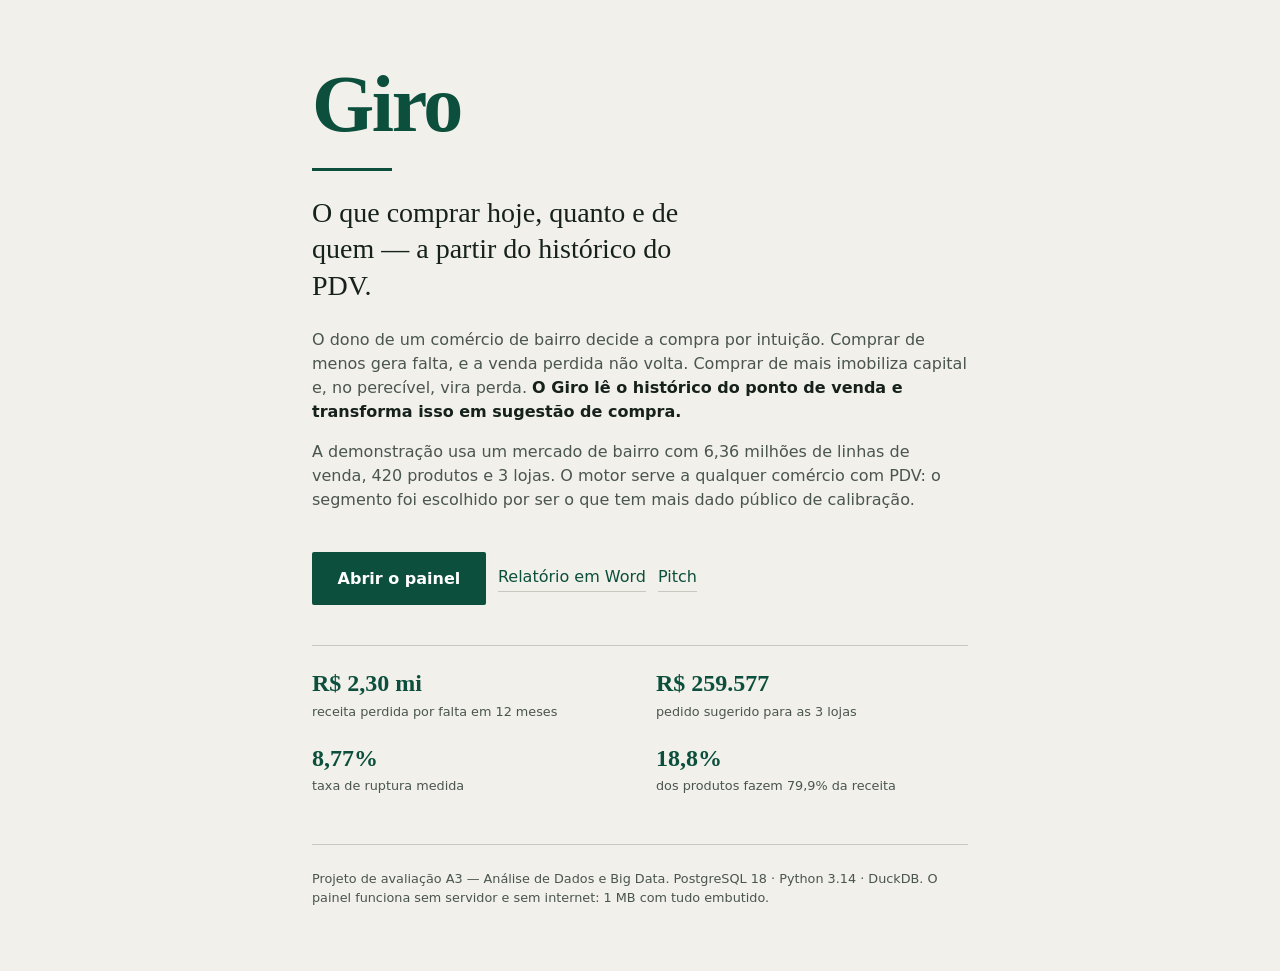
<file: docs/index.html>
<!DOCTYPE html>
<html lang="pt-BR">
<head>
<meta charset="utf-8">
<link rel="icon" href="[data-uri]">
<meta name="viewport" content="width=device-width, initial-scale=1">
<title>Giro — previsão de estoque para comércio de bairro</title>
<meta name="description" content="O Giro transforma o histórico do PDV em previsão de demanda e sugestão de compra para comércio de bairro.">
<style>
  :root {
    --paper: #f1f0ea;
    --ink: #16211c;
    --ink-2: #4a554e;
    --rule: #c9c7be;
    --green: #0b4f3c;
    --red: #a8231b;
    --sans: 'Segoe UI', system-ui, sans-serif;
    --serif: Georgia, 'Times New Roman', serif;
  }
  * { box-sizing: border-box; }
  body {
    margin: 0;
    background: var(--paper);
    color: var(--ink);
    font-family: var(--sans);
    line-height: 1.5;
    -webkit-font-smoothing: antialiased;
  }
  main {
    max-width: 44rem;
    margin: 0 auto;
    padding: 4rem 1.5rem 3rem;
  }
  .marca {
    font-family: var(--serif);
    font-size: clamp(3rem, 10vw, 5rem);
    font-weight: 700;
    color: var(--green);
    letter-spacing: -0.03em;
    margin: 0 0 0.25rem;
    line-height: 1;
  }
  .linha {
    width: 5rem;
    height: 3px;
    background: var(--green);
    margin: 1.5rem 0;
  }
  h1 {
    font-family: var(--serif);
    font-size: clamp(1.35rem, 3.5vw, 1.75rem);
    font-weight: 400;
    line-height: 1.3;
    margin: 0 0 1.5rem;
    max-width: 30ch;
  }
  p { color: var(--ink-2); margin: 0 0 1rem; }
  p strong { color: var(--ink); font-weight: 600; }
  .acao {
    margin: 2.5rem 0 0;
    display: flex;
    flex-wrap: wrap;
    gap: 0.75rem;
    align-items: center;
  }
  a.botao {
    display: inline-block;
    background: var(--green);
    color: #fff;
    text-decoration: none;
    padding: 0.9rem 1.6rem;
    border-radius: 2px;
    font-weight: 600;
    font-size: 1rem;
  }
  a.botao:hover, a.botao:focus {
    background: #073a2c;
  }
  a.botao:focus-visible {
    outline: 3px solid var(--green);
    outline-offset: 3px;
  }
  a.secundario {
    color: var(--green);
    text-decoration: none;
    border-bottom: 1px solid var(--rule);
    padding-bottom: 2px;
  }
  a.secundario:hover, a.secundario:focus {
    border-bottom-color: var(--green);
  }
  .numeros {
    margin: 2.5rem 0 0;
    padding: 1.5rem 0 0;
    border-top: 1px solid var(--rule);
    display: grid;
    gap: 1.5rem 2rem;
    /* 2x2 em vez de "quantos couberem": com auto-fit a 44rem de largura
       cabiam tres na primeira linha e um sozinho na segunda, o que
       desequilibra a leitura. */
    grid-template-columns: repeat(2, minmax(0, 1fr));
  }
  @media (max-width: 26rem) {
    .numeros { grid-template-columns: 1fr; }
  }
  .numero__valor {
    font-family: var(--serif);
    font-size: 1.5rem;
    font-weight: 700;
    color: var(--green);
    display: block;
    line-height: 1.15;
  }
  .numero__rotulo {
    font-size: 0.8rem;
    color: var(--ink-2);
    display: block;
    margin-top: 0.25rem;
  }
  footer {
    margin-top: 3rem;
    padding-top: 1.5rem;
    border-top: 1px solid var(--rule);
    font-size: 0.8rem;
    color: var(--ink-2);
  }
  footer a { color: var(--green); }
  @media (prefers-reduced-motion: no-preference) {
    /* Nada anima por padrão: a página é uma porta, não um espetáculo. */
  }
</style>
<!--
  POR QUE ESTA PÁGINA EXISTE

  O GitHub Pages serve index.html quando alguém abre a raiz do site. O
  painel se chama painel.html. Sem esta página, quem chega pelo endereço
  curto vê 404.

  Ela não duplica o painel: apresenta o projeto em três parágrafos, dá o
  botão para o painel e mostra quatro números medidos. A tipografia e as
  cores são as mesmas do painel (mesmo verde, mesma serifa), para quem
  clica não sentir que mudou de produto.

  Números: os quatro vieram de docs/evidencias/ e foram conferidos por
  dashboard/verificar.py. Não são estimativa de marketing.
-->
</head>
<body>
<main>
  <div class="marca">Giro</div>
  <div class="linha" aria-hidden="true"></div>

  <h1>O que comprar hoje, quanto e de quem — a partir do histórico do PDV.</h1>

  <p>
    O dono de um comércio de bairro decide a compra por intuição. Comprar de
    menos gera falta, e a venda perdida não volta. Comprar de mais imobiliza
    capital e, no perecível, vira perda. <strong>O Giro lê o histórico do
    ponto de venda e transforma isso em sugestão de compra.</strong>
  </p>

  <p>
    A demonstração usa um mercado de bairro com 6,36 milhões de linhas de
    venda, 420 produtos e 3 lojas. O motor serve a qualquer comércio com PDV:
    o segmento foi escolhido por ser o que tem mais dado público de
    calibração.
  </p>

  <div class="acao">
    <a class="botao" href="painel.html">Abrir o painel</a>
    <a class="secundario" href="relatorio-final.docx">Relatório em Word</a>
    <a class="secundario" href="pitch.html">Pitch</a>
  </div>

  <div class="numeros">
    <div>
      <span class="numero__valor">R$ 2,30 mi</span>
      <span class="numero__rotulo">receita perdida por falta em 12 meses</span>
    </div>
    <div>
      <span class="numero__valor">R$ 259.577</span>
      <span class="numero__rotulo">pedido sugerido para as 3 lojas</span>
    </div>
    <div>
      <span class="numero__valor">8,77%</span>
      <span class="numero__rotulo">taxa de ruptura medida</span>
    </div>
    <div>
      <span class="numero__valor">18,8%</span>
      <span class="numero__rotulo">dos produtos fazem 79,9% da receita</span>
    </div>
  </div>

  <footer>
    <p>
      Projeto de avaliação A3 — Análise de Dados e Big Data.
      PostgreSQL 18 · Python 3.14 · DuckDB.
      O painel funciona sem servidor e sem internet: 1 MB com tudo embutido.
    </p>
  </footer>
</main>
</body>
</html>
</file>
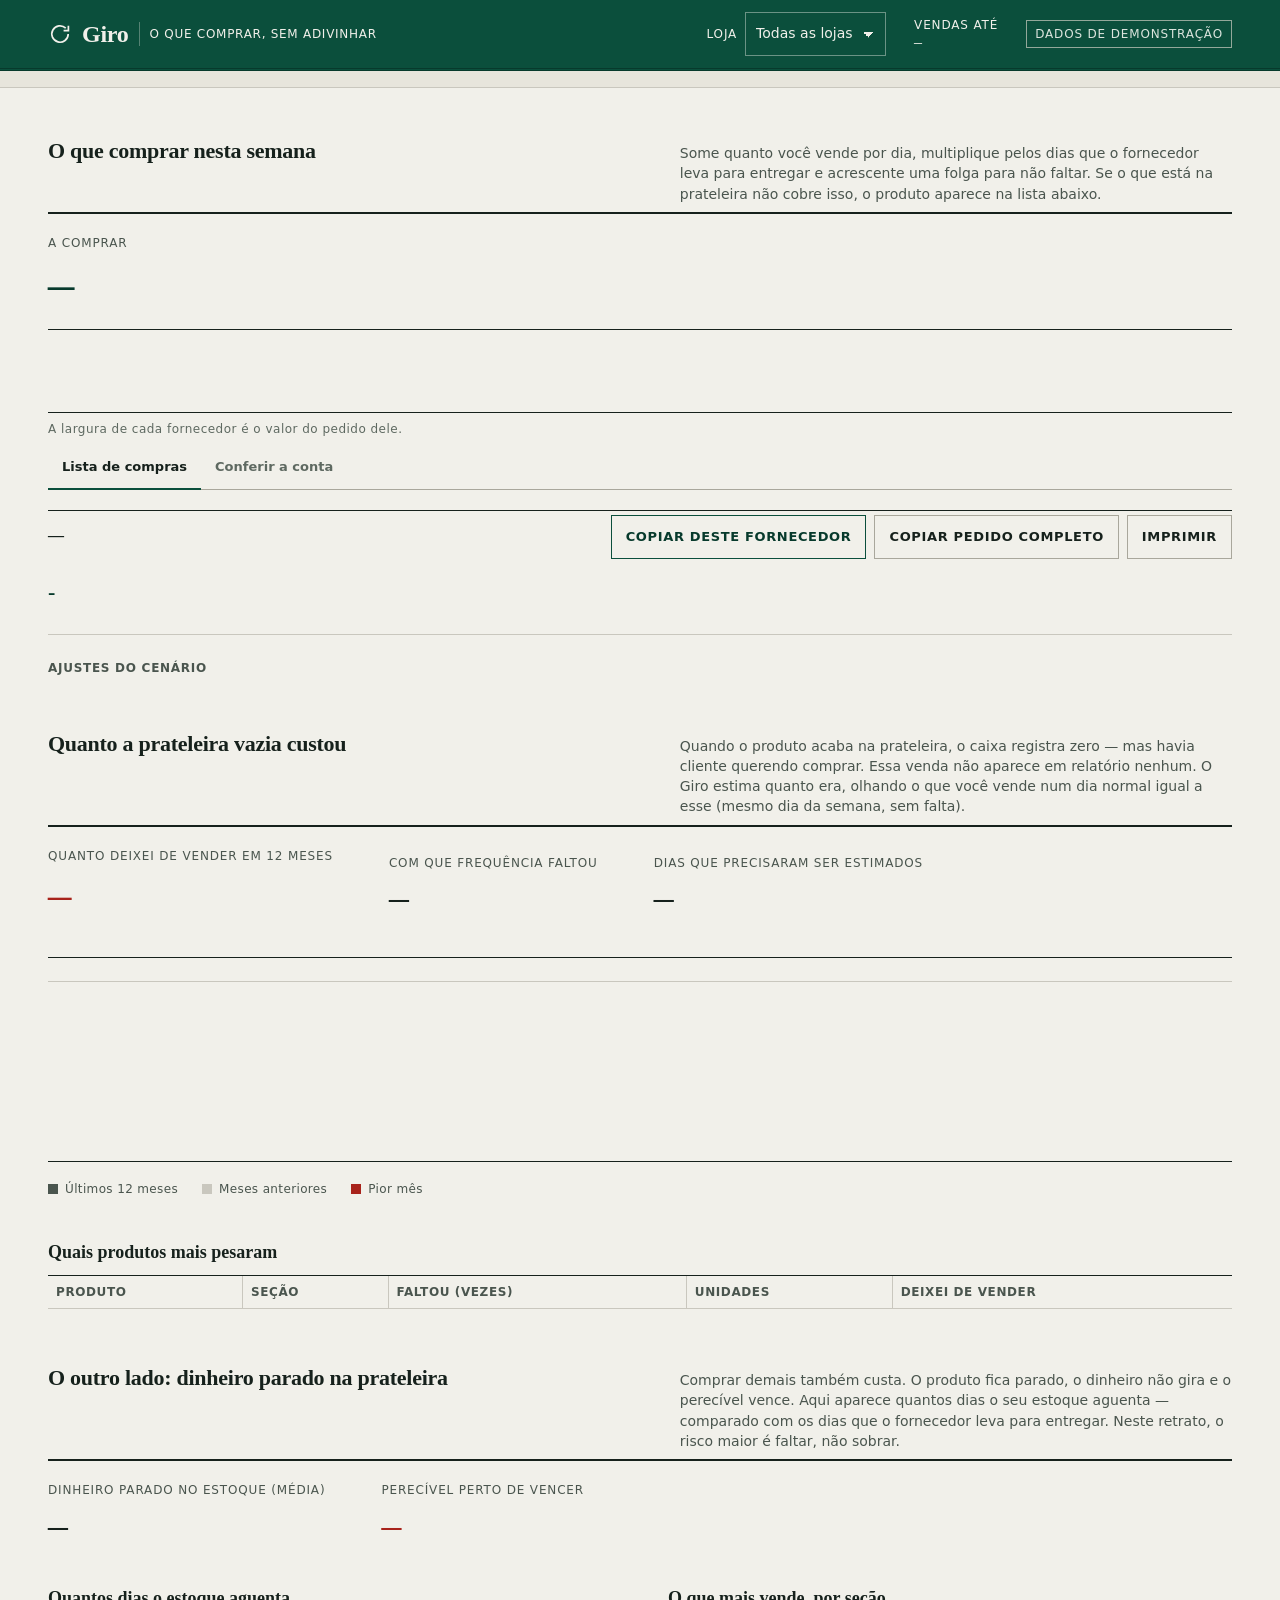
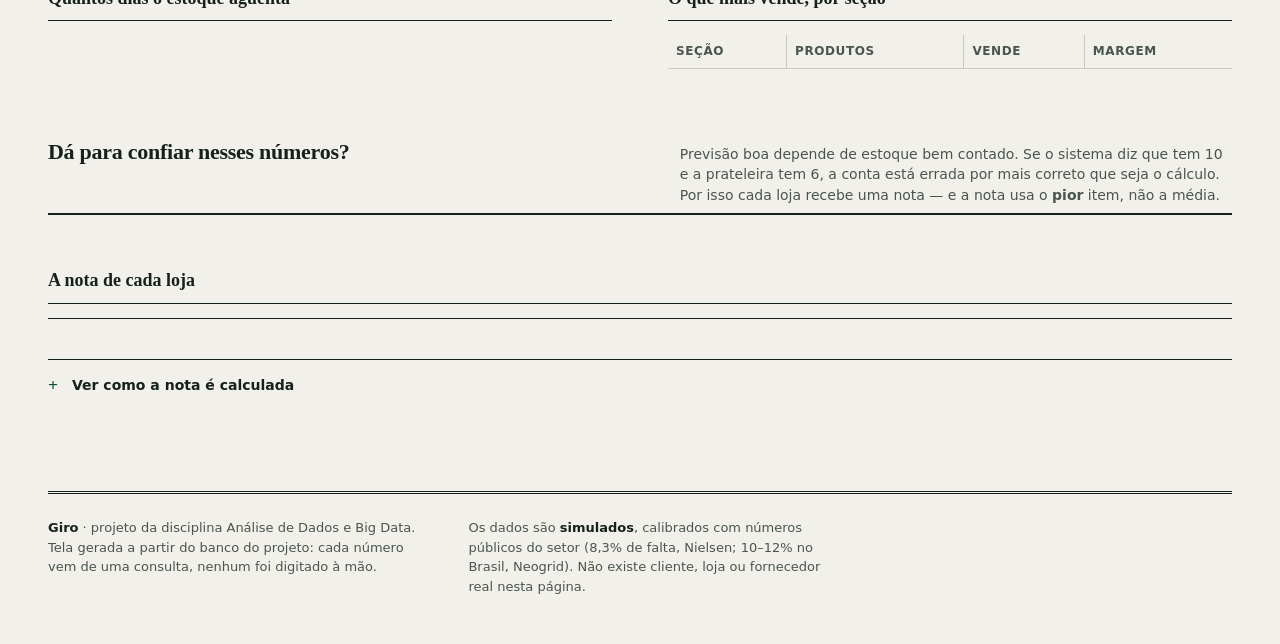
<file: dashboard/molde.html>
<!DOCTYPE html>
<html lang="pt-BR">
<head>
<meta charset="utf-8">
<!-- Favicon em data URI: sem arquivo .ico, o navegador pede
     /favicon.ico sozinho e o Pages registra 404. -->
<link rel="icon" href="[data-uri]">
<meta name="viewport" content="width=device-width, initial-scale=1">
<title>Giro — previsão de estoque e compra</title>
<style>
/*__FONTES__*/

/* =====================================================================
   1. Tokens
   ===================================================================== */
:root {
  --paper: #f1f0ea;
  --paper-2: #e7e5dc;
  --paper-3: #dcd9ce;
  --ink: #16211c;
  --ink-2: #4a554e;
  --ink-3: #5e6961;
  --rule: #c9c7be;
  --rule-2: #a9a79c;
  --green: #0b4f3c;
  --green-deep: #073a2c;
  --green-wash: #e2e9e5;
  --red: #a8231b;
  --ochre: #8a5a00;

  --sans: 'Archivo', 'Segoe UI', system-ui, sans-serif;
  --serif: 'Piazzolla', Georgia, 'Times New Roman', serif;
  /* Monoespaçada: usada no textarea de cópia manual, onde conferir
     caracters um a um importa, e nos identificadores técnicos.
     Faltava, e var(--mono) caía em herança. */
  --mono: 'Cascadia Mono', 'Consolas', 'SF Mono', ui-monospace, monospace;

  --step--1: 0.75rem;   /* 12px, piso de leitura: nada abaixo disso */
  --step-0: 0.8125rem;  /* 13px, celulas de tabela */
  --step-1: 0.875rem;   /* 14px, texto secundario */
  --step-2: 1rem;       /* 16px, corpo */
  --step-3: 1.125rem;
  --step-4: 1.375rem;
  --step-5: 1.75rem;
  --step-6: 2.5rem;

  --gap: 1.5rem;
  --pad: 3rem;
  --max: 1560px;
}

/* =====================================================================
   2. Base
   ===================================================================== */
*, *::before, *::after { box-sizing: border-box; }

html { -webkit-text-size-adjust: 100%; }

body {
  margin: 0;
  background: var(--paper);
  color: var(--ink);
  font-family: var(--sans);
  font-size: var(--step-2);
  line-height: 1.55;
  font-synthesis-weight: none;
  -webkit-font-smoothing: antialiased;
  text-rendering: optimizeLegibility;
  font-variant-numeric: tabular-nums;
}

::selection { background: var(--green); color: var(--paper); }

h1, h2, h3, p, figure, table { margin: 0; }

button, input, select { font: inherit; color: inherit; }

:where(a) { color: inherit; text-decoration-color: var(--rule-2); text-underline-offset: 3px; }

:where(button, select, input, summary, [tabindex]):focus-visible {
  outline: 2px solid var(--green);
  outline-offset: 2px;
  border-radius: 0;
}

/* Sobre o masthead verde, o anel verde tem contraste 1:1 e o foco fica
   invisivel. Medido: outline rgb(11,79,60) sobre fundo rgb(11,79,60),
   zero pixel alterado ao focar. Aqui o anel vai para o papel. */
.masthead :where(select, button, input, summary, [tabindex]):focus-visible {
  outline-color: var(--paper);
  outline-offset: 2px;
}

/* ---------------------------------------------------------------------
   Diálogo de cópia manual e aviso de JavaScript desligado.
   --------------------------------------------------------------------- */
dialog#dlg-copia {
  border: 1px solid var(--rule-2);
  background: var(--paper);
  color: var(--ink);
  padding: 1.5rem;
  max-width: min(42rem, 92vw);
  border-radius: 0;
}
dialog#dlg-copia::backdrop { background: rgba(22, 33, 28, .55); }
dialog#dlg-copia h2 {
  font-family: var(--serif);
  font-size: var(--step-2);
  margin-bottom: .75rem;
}
dialog#dlg-copia p {
  font-size: var(--step-0);
  color: var(--ink-2);
  margin-bottom: .75rem;
  line-height: 1.5;
}
dialog#dlg-copia kbd {
  font-family: var(--sans);
  font-size: .9em;
  border: 1px solid var(--rule-2);
  padding: 0 .25em;
}
dialog#dlg-copia textarea {
  width: 100%;
  font-family: var(--mono);
  font-size: 12px;
  line-height: 1.5;
  padding: .75rem;
  border: 1px solid var(--rule-2);
  background: var(--paper-2);
  color: var(--ink);
  margin-bottom: 1rem;
  resize: vertical;
}
dialog#dlg-copia form { text-align: right; }

.nojs {
  max-width: 62ch;
  margin: 2rem auto;
  padding: 1.25rem 1.5rem;
  border: 1px solid var(--rule-2);
  border-left: 3px solid var(--ochre);
  background: var(--paper-2);
  font-size: var(--step-0);
  line-height: 1.55;
  color: var(--ink-2);
}
.nojs strong { color: var(--ink); }
.nojs code {
  font-family: var(--mono);
  font-size: .92em;
}

/* Sobre a faixa verde, o anel verde tem contraste 1:1 — invisível.
   No segmento selecionado o anel vai para dentro e para o papel. */
.band__seg[aria-pressed="true"]:focus-visible {
  outline-color: var(--paper);
  outline-offset: -4px;
}

/* Barras de rolagem: mesma tinta, mecanica padrao. */
* {
  scrollbar-width: thin;
  scrollbar-color: var(--rule-2) transparent;
}
*::-webkit-scrollbar { width: 10px; height: 10px; }
*::-webkit-scrollbar-track { background: transparent; }
*::-webkit-scrollbar-thumb {
  background: var(--rule-2);
  border: 3px solid var(--paper);
  border-radius: 6px;
}
*::-webkit-scrollbar-thumb:hover { background: var(--ink-3); }

.shell { max-width: var(--max); margin: 0 auto; padding: 0 var(--pad); }

.vh {
  position: absolute; width: 1px; height: 1px;
  margin: -1px; padding: 0; overflow: hidden;
  clip: rect(0 0 0 0); white-space: nowrap; border: 0;
}

.num { font-variant-numeric: tabular-nums lining-nums; }

/* =====================================================================
   3. Masthead
   ===================================================================== */
.masthead {
  background-color: #0b4f3c;
  color: var(--paper);
  border-bottom: 3px double var(--green-deep);
}
.masthead__inner {
  max-width: var(--max);
  margin: 0 auto;
  padding: 0 var(--pad);
  min-height: 4.25rem;
  display: flex;
  align-items: center;
  gap: 2rem;
  flex-wrap: wrap;
}
.brand { display: flex; align-items: center; gap: .625rem; }
.brand__mark { width: 1.5rem; height: 1.5rem; flex: none; }
.brand__name {
  font-family: var(--serif);
  font-weight: 600;
  font-size: 1.5rem;
  letter-spacing: -.01em;
  line-height: 1;
  margin: 0;
}
.brand__rule {
  width: 1px; height: 1.5rem; background: rgba(241,240,234,.32);
}
.brand__claim {
  font-size: var(--step--1);
  letter-spacing: .06em;
  text-transform: uppercase;
  color: inherit;
  opacity: 1;
  max-width: 15rem;
  line-height: 1.35;
}

.masthead__meta {
  margin-left: auto;
  display: flex;
  align-items: center;
  gap: 1.75rem;
  flex-wrap: wrap;
}

.field { display: flex; align-items: center; gap: .5rem; }.field__label {
  font-size: var(--step--1);
  letter-spacing: .07em;
  text-transform: uppercase;
  color: inherit;
}
.field select {
  appearance: none;
  background: transparent;
  color: var(--paper);
  border: 1px solid rgba(241,240,234,.42);
  padding: .625rem 2rem .625rem .625rem;
  min-height: 44px;
  font-size: var(--step-1);
  font-weight: 500;
  cursor: pointer;
  /* O select precisa poder encolher: com a largura do conteudo ele
     forcava 367px de documento num viewport de 320. */
  min-width: 0;
  max-width: 100%;
  text-overflow: ellipsis;
  background-image: linear-gradient(45deg, transparent 50%, currentColor 50%),
                    linear-gradient(135deg, currentColor 50%, transparent 50%);
  background-position: calc(100% - 1.05rem) 52%, calc(100% - .7rem) 52%;
  background-size: .35rem .35rem, .35rem .35rem;
  background-repeat: no-repeat;
}
.field select:hover { border-color: rgba(241,240,234,.7); }
.field select option { color: var(--ink); background: var(--paper); }

.stamp { display: flex; flex-direction: column; gap: .0625rem; }
.stamp__label {
  font-size: var(--step--1);
  letter-spacing: .07em;
  text-transform: uppercase;
  color: inherit;
  line-height: 1.2;
}
.stamp__value {
  font-family: var(--serif);
  font-size: var(--step-2);
  font-weight: 500;
  line-height: 1.1;
}

.tag {
  font-size: var(--step--1);
  letter-spacing: .07em;
  text-transform: uppercase;
  border: 1px solid #93a89a;
  padding: .25rem .5rem;
  color: #dbe4dd;
  white-space: nowrap;
}

/* =====================================================================
   4. Dateline
   ===================================================================== */
.dateline {
  border-bottom: 1px solid var(--rule);
  background: var(--paper-2);
}
.dateline__inner {
  max-width: var(--max);
  margin: 0 auto;
  padding: .5rem var(--pad);
  display: flex;
  gap: 0 1.75rem;
  flex-wrap: wrap;
  font-size: var(--step--1);
  letter-spacing: .05em;
  text-transform: uppercase;
  color: var(--ink-2);
}
.dateline strong {
  color: var(--ink);
  font-weight: 600;
  font-variant-numeric: tabular-nums;
}

/* =====================================================================
   5. Lede
   ===================================================================== */
/* A lede usa o degrau 18px da escala fixa. Em 21px ela ocupava tres
   linhas e empurrava a primeira linha da lista para fora do viewport do
   notebook de 1366x768 - o aparelho em que o dono le a pagina. */
.lede { padding: .625rem 0 0; }
.lede p {
  font-size: var(--step-2);
  line-height: 1.4;
  max-width: 72ch;
  color: var(--ink-2);
}
.lede b {
  font-family: var(--serif);
  font-weight: 600;
  font-size: 1.5em;
  line-height: 1;
  color: var(--ink);
  font-variant-numeric: lining-nums tabular-nums;
  letter-spacing: -.015em;
  white-space: nowrap;
}
.lede b[data-tone="red"] { color: var(--red); }

/* =====================================================================
   6. Sections
   ===================================================================== */
.section { padding: 2.5rem 0 0; }
.section + .section { margin-top: 1rem; }

.section__head {
  display: flex;
  align-items: baseline;
  gap: 1.5rem;
  padding-bottom: .5rem;
  border-bottom: 2px solid var(--ink);
  margin-bottom: 1.25rem;
  flex-wrap: wrap;
}
.section__head h2,
.section__head h1 {
  font-family: var(--serif);
  font-size: var(--step-4);
  font-weight: 600;
  letter-spacing: -.012em;
  line-height: 1.15;
}
.section__note {
  font-size: var(--step-1);
  color: var(--ink-2);
  max-width: 62ch;
  margin-left: auto;
  line-height: 1.45;
}

/* =====================================================================
   7. O pedido — cabecalho, controle, faixa, tabela
   ===================================================================== */
.order__top {  display: flex;
  align-items: flex-end;
  gap: 2.5rem;
  flex-wrap: wrap;
  padding-bottom: .75rem;
}

.poster { min-width: 0; }
.poster__label {
  font-size: var(--step--1);
  letter-spacing: .07em;
  text-transform: uppercase;
  color: var(--ink-2);
  margin-bottom: .375rem;
}
.poster__value {
  font-family: var(--serif);
  font-weight: 500;
  font-size: clamp(2.5rem, 4.1vw, 3.75rem);
  line-height: .96;
  letter-spacing: -.028em;
  color: var(--green-deep);
  font-variant-numeric: lining-nums tabular-nums;
}
.poster__meta {
  margin-top: .5rem;
  font-size: var(--step-1);
  color: var(--ink-2);
}
.poster__meta b { color: var(--ink); font-weight: 600; }
/* Escala do pedido: responde "por que 259 mil?" comparando com a venda
   da semana. Sem isso o numero parece absurdo para o dono. */
.poster__escala {
  margin-top: .375rem;
  font-size: var(--step--1);
  line-height: 1.35;
  color: var(--ink-2);
  /* 58ch cabe em uma linha a 1366; com 40ch quebrava em duas e custava
     22px da primeira dobra. */
  max-width: 58ch;
}
.poster__escala b { color: var(--ink); font-weight: 600; }
.poster__delta {
  margin-top: .25rem;
  font-size: var(--step-1);
  color: var(--ochre);
  /* Sem min-height: o delta fica vazio em 95% (a escolha padrao), e manter
     a reserva de linha custava 19px de altura da primeira dobra por nada. */
  min-height: 0;
}

.service {
  margin-left: auto;
  min-width: 19rem;
  border-top: 1px solid var(--ink);
  padding-top: .75rem;
}
.service__head {
  display: flex;
  align-items: baseline;
  justify-content: space-between;
  gap: 1rem;
}
.service__label {
  font-size: var(--step--1);
  letter-spacing: .07em;
  text-transform: uppercase;
  color: var(--ink-2);
}
.service__out {
  font-family: var(--serif);
  font-size: var(--step-4);
  font-weight: 600;
  line-height: 1;
  color: var(--ink);
}
.service__out small {
  font-family: var(--sans);
  font-size: var(--step--1);
  font-weight: 500;
  letter-spacing: .04em;
  color: var(--ink-2);
  margin-left: .375rem;
}

.service input[type="range"] {
  appearance: none;
  width: 100%;
  /* O trilho tem 3px e o polegar, 18. A area de toque e criada por
     padding vertical, nao por height: height empurrava o layout e roubava
     30px da primeira dobra (6 produtos visiveis em vez de 8). Com padding,
     o alvo de 44px existe sem custar altura de layout. */
  height: 20px;
  padding: 12px 0;
  box-sizing: content-box;
  margin: 0;
  background: transparent;
  cursor: pointer;
}
.service input[type="range"]::-webkit-slider-runnable-track {
  height: 3px;
  background: var(--rule-2);
}
.service input[type="range"]::-moz-range-track {
  height: 3px; background: var(--rule-2);
}
.service input[type="range"]::-webkit-slider-thumb {
  appearance: none;
  width: 1rem; height: 1rem;
  background: var(--green);
  border: 2px solid var(--paper);
  margin-top: -.40625rem;
  border-radius: 0;
}
.service input[type="range"]::-moz-range-thumb {
  width: 1rem; height: 1rem;
  background: var(--green);
  border: 2px solid var(--paper);
  border-radius: 0;
}
/* ---------------------------------------------------------------------
   Escala do nível de serviço.

   O trilho tem 10 posições (90..99). Os rótulos precisam cair na
   posição REAL de cada valor, não distribuídos por space-between —
   com 5 rótulos sobre 10 passos, o "94%" ficava a 17 px do lugar
   certo e o "99%" a 3,7% da borda, então o dono parava o controle em
   um nível diferente do que julgava estar escolhendo.

   Cada span recebe `--pos` calculado no JS: (valor - 90) / 9 * 100%.
   --------------------------------------------------------------------- */
.service__scale {
  position: relative;
  height: 1.15em;
  font-size: var(--step--1);
  color: var(--ink-3);
  letter-spacing: .02em;
  margin-top: -.125rem;
}
.service__scale span {
  position: absolute;
  left: var(--pos, 0%);
  transform: translateX(-50%);
  white-space: nowrap;
  font-variant-numeric: tabular-nums;
}
/* Extremos: encostam na borda sem transbordar. */
.service__scale span:first-child { transform: none; }
.service__scale span:last-child { transform: translateX(-100%); }
.service__note {
  font-size: var(--step-0);
  line-height: 1.45;
  color: var(--ink-2);
  margin-top: .5rem;
  max-width: 34ch;
}

/* ---- faixa de fornecedores (largura = valor) ---- */
.band {
  display: grid;
  align-items: stretch;
  border-top: 1px solid var(--ink);
  border-bottom: 1px solid var(--ink);
  min-height: 5.25rem;
}
/* Sem fornecedor nao ha barra para desenhar. A faixa volta a ser um
   bloco e a mensagem ocupa a largura toda, em vez de ficar presa numa
   fracao de coluna vazia. */
.band[data-vazio="true"] {
  display: block;
  min-height: 0;
}
.band[data-vazio="true"] p {
  padding: .875rem .75rem;
  margin: 0;
}
/* Padding lateral menor quando a faixa tem 6 fornecedores (o caso real).
   Com 6 colunas num viewport de 901-1024px, o segmento mais estreito fica
   com 83-97px, e 10px de padding em cada lado comem o espaco que o valor
   precisa. 4px devolve 12px. :has() e seguro aqui porque o numero de
   segmentos e estrutural, nao muda com o dado do dia. */
.band:has(.band__seg:nth-child(6):last-child) { --band-pad: .375rem; }
.band:has(.band__seg:nth-child(5):last-child) { --band-pad: .5rem; }

.band__seg {
  min-width: 0;
  container-type: inline-size;
  display: flex;
  flex-direction: column;
  gap: .375rem;
  justify-content: space-between;
  /* O padding lateral vem de uma variavel, e nao de valor fixo, para
     poder encolher no segmento estreito sem cair no ciclo do container:
     .band__seg E o container consultado, entao uma regra @container que
     mudasse o proprio padding mudaria a largura que ela mede, e o
     navegador descarta. Com a variavel, o valor e herdado do pai e a
     consulta continua valida. */
  padding: .6875rem var(--band-pad, .75rem) .625rem;
  border: 0;
  border-right: 1px solid var(--rule);
  background: transparent;
  text-align: left;
  cursor: pointer;
  overflow: hidden;
  transition: background-color 90ms steps(2, end), color 90ms steps(2, end);
}
.band__seg:last-child { border-right: 0; }

/* Em colunas estreitas o valor precisa caber inteiro: dinheiro cortado
   e pior que dinheiro pequeno. O tamanho do valor nao muda por coluna,
   porque a faixa e uma comparacao e tipos desiguais atrapalham a leitura.

   ATENCAO A ORDEM. Regra dentro de @container tem a MESMA especificidade
   de uma regra solta. Quem vence e a que aparece depois no arquivo. Estes
   dois blocos ficavam ANTES de `.band__value` e `.band__name`, e por isso
   nunca se aplicavam: o valor continuava em 14px e era cortado em 36px
   na largura de 901px. Medido. Eles precisam vir DEPOIS. */
@container (max-width: 172px) {
  .band__lead { display: none; }
}
.band__seg:hover { background: var(--paper-3); }
.band__seg[aria-pressed="true"] {
  background: var(--green);
  color: var(--paper);
}
.band__name {
  font-size: var(--step-0);
  font-weight: 600;
  line-height: 1.25;
  letter-spacing: -.005em;
  display: -webkit-box;
  -webkit-line-clamp: 2;
  -webkit-box-orient: vertical;
  overflow: hidden;
}
.band__foot {
  display: flex;
  align-items: baseline;
  justify-content: space-between;
  gap: .375rem;
  min-width: 0;
}
.band__value {
  font-family: var(--serif);
  font-size: var(--step-1);
  font-weight: 600;
  letter-spacing: -.012em;
  white-space: nowrap;
}
.band__lead {
  font-size: var(--step--1);
  letter-spacing: .04em;
  /* ink-3 sobre o trilho de hover (paper-3) dava 4,05:1. ink-2 segura o
     piso de 4,5:1 tambem no hover, e continua discreto. */
  color: var(--ink-2);
  white-space: nowrap;
}
.band__seg[aria-pressed="true"] .band__lead { color: #c8d3cb; }

/* Container queries DEPOIS das regras que elas ajustam. A ordem importa:
   mesma especificidade, vence a ultima. Ver o comentario acima. */
@container (max-width: 126px) {
  .band__name { -webkit-line-clamp: 3; }
  .band__value { font-size: var(--step-0); letter-spacing: -.02em; }
}
/* Valor em uma linha exige ~84px com o "R$ " separado. Abaixo de 90px
   internos o numero colava na cifra, e "R$26.412,85" se le como outro
   valor. Este degrau entra antes do de 104 para o caso de 90-104px. */
@container (max-width: 118px) {
  .band__value { font-size: 11px; letter-spacing: 0; }
}
@container (max-width: 104px) {
  /* Ultimo degrau, e o unico honesto.

     Nao ha tamanho de fonte que faca "R$ 4.194,65" caber em 40px sem
     virar ilegivel: a 11px o numero sozinho ja ocupa 45px. O valor
     completo tem 61px.

     As tres alternativas e por que so uma serve:

       cortar -> "R$ 4.194," e o dono le um numero errado
       quebrar em 2 linhas -> "R$" / "4.194,65": 45px ainda nao cabe em 40
       abreviar -> "R$ 4,2 mil": cabe, e a ordem de grandeza esta certa

     O valor exato continua acessivel no title do botao e no texto
     copiado. Aqui a escolha e entre um numero aproximado legivel e um
     numero exato ilegivel. Numa coluna de 52px, aproximado ganha. */
  .band__value {
    font-size: 11px;
    letter-spacing: 0;
    white-space: nowrap;
  }
  /* O texto completo vira title: o dado exato nao se perde, so sai do
     espaco que nao tem. */
  .band__seg { position: relative; }
}

.band__legend {
  display: flex;
  justify-content: space-between;
  gap: 1rem;
  font-size: var(--step--1);
  letter-spacing: .04em;
  color: var(--ink-3);
  padding: .4375rem 0 0;
  flex-wrap: wrap;
}
/* Abaixo de 900px a faixa deixa de ter largura proporcional (vira 2 ou 1
   coluna), entao a frase que explica a proporcao passa a ser falsa. A
   legenda troca de texto junto com o layout, em vez de mentir. */
.band__legend-narrow { display: none; }
@media (max-width: 900px) {
  .band__legend-wide { display: none; }
  .band__legend-narrow { display: inline; }
}

/* O bloco de nivel de servico precisa de respiro no topo para alinhar
   com o rotulo do poster, nao com a base do numero. */
.order__top { align-items: flex-start; }
.service { margin-top: .125rem; }

/* ---- tabela de separacao ---- */
/* ---------------------------------------------------------------------
   Dois modos de ver o pedido.

   A tabela explica a conta: demanda, ponto de pedido, cobertura. A lista
   só diz o que comprar. O dono imprime a lista; quem quiser conferir abre
   a tabela. As duas leem o mesmo array `linhas`.
   --------------------------------------------------------------------- */
.modos {
  display: flex;
  gap: 0;
  /* 8px em vez de 24: entre a faixa de fornecedores e as abas nao ha
     conteudo, e a margem empurrava a lista para fora da dobra em 657px. */
  margin-top: .5rem;
  border-bottom: 1px solid var(--rule-2);
}
.modos__btn {
  appearance: none;
  border: 0;
  border-bottom: 2px solid transparent;
  background: none;
  font-family: var(--sans);
  font-size: var(--step-0);
  font-weight: 600;
  color: var(--ink-3);
  padding: .5rem .875rem;
  min-height: 44px;
  cursor: pointer;
  margin-bottom: -1px;
}
.modos__btn:hover { color: var(--ink); }
.modos__btn[aria-selected="true"] {
  color: var(--ink);
  border-bottom-color: var(--green);
}

/* Lista de compras: uma linha por produto, com caixa de marcar. */
.lista {
  list-style: none;
  margin: 0;
  padding: 0;
  columns: 2;
  column-gap: 2.5rem;
}
/* A lista do papel so existe na impressao. Na tela e display:none para
   nao duplicar 137 checkboxes na ordem de Tab. */
.lista--papel { display: none; }
.lista__loja {
  break-inside: avoid;
  /* Compacto: grupo + loja somavam 72px antes do primeiro produto, e num
     notebook de 657px isso empurrava a lista para fora da dobra. */
  margin: .375rem 0 .125rem;
  padding-top: .25rem;
  border-top: 1px solid var(--rule);
  font-family: var(--sans);
  font-size: var(--step--1);
  font-weight: 700;
  letter-spacing: .08em;
  text-transform: uppercase;
  color: var(--ink-2);
  column-span: all;
}
/* Cabecalho de urgencia: o dono ve primeiro o que acabou. */
.lista__grupo {
  break-inside: avoid;
  column-span: all;
  margin: .25rem 0 .0625rem;
  padding: .25rem 0 .0625rem;
  border-top: 1px solid var(--ink);
  font-family: var(--sans);
  font-size: var(--step--1);
  font-weight: 700;
  letter-spacing: .06em;
  text-transform: uppercase;
  color: var(--ink);
}
.lista__grupo:first-of-type { margin-top: .25rem; }
.lista__resto {
  break-inside: avoid;
  column-span: all;
  margin: .875rem 0 .25rem;
  border-top: 1px solid var(--rule);
  padding-top: .375rem;
}
.lista__toggle {
  appearance: none;
  border: 0;
  background: none;
  padding: .625rem 0;
  min-height: 44px;
  font-family: var(--sans);
  font-size: var(--step--1);
  font-weight: 700;
  letter-spacing: .06em;
  text-transform: uppercase;
  color: var(--ink-2);
  cursor: pointer;
  text-align: left;
}
.lista__toggle::before { content: "▸ "; }
.lista__toggle[aria-expanded="true"]::before { content: "▾ "; }
.lista__sub {
  list-style: none;
  margin: .25rem 0 0;
  padding: 0;
  columns: 2;
  column-gap: 2.5rem;
}
@media (max-width: 700px) {
  .lista__sub { columns: 1; }
}
.lista__item {
  break-inside: avoid;
  display: grid;
  grid-template-columns: auto minmax(0, 1fr) auto;
  align-items: center;
  gap: .625rem;
  /* 44px de altura de linha: a area de toque inclui o checkbox e o
     rotulo, entao mirar no texto tambem marca. Antes eram 35px. */
  /* box-sizing: border-box para o min-height incluir a borda de 1px;
     sem isso o li media 45px e a primeira linha nao cabia em 657. */
  box-sizing: border-box;
  min-height: 44px;
  padding: 0;
  border-bottom: 1px dotted var(--rule);
  font-size: var(--step-0);
}
/* Checkbox real: 20px de lado, alvo de 44px via padding no item. */
.lista__check {
  width: 1.125rem;
  height: 1.125rem;
  margin: 0;
  accent-color: var(--green);
  align-self: center;
  cursor: pointer;
}
.lista__rotulo {
  min-width: 0;
  cursor: pointer;  /* Preenche a altura da linha: clicar em qualquer ponto do nome marca.
     44px exatos no label, e o li leva box-sizing: border-box com a borda
     de 1px dentro da conta. Antes eram 43px porque a borda do li ficava
     FORA do min-height, e o alvo media 43 - 1px abaixo do piso. */
  align-self: stretch;
  display: flex;
  align-items: center;
  min-height: 44px;
}
.lista__item--feito .lista__nome {
  text-decoration: line-through;
  color: var(--ink-3);
}
.lista__item--feito .lista__qtd { color: var(--ink-3); }
/* Aviso de loja sem confianca, na lista: antes o rotulo so aparecia na
   tabela, e o dono lia "0 UN" como "nao precisa comprar". */
.lista__aviso {
  display: inline-block;
  margin-left: .5em;
  padding: .05em .3em;
  font-family: var(--sans);
  font-size: var(--step--1);
  font-weight: 700;
  letter-spacing: .04em;
  color: var(--paper);
  background: var(--ink-2);
  vertical-align: baseline;
}
.lista__nome { min-width: 0; }
.lista__qtd {
  font-family: var(--serif);
  font-weight: 600;
  font-size: var(--step-1);
  font-variant-numeric: tabular-nums;
  white-space: nowrap;
}
.lista__un {
  font-family: var(--sans);
  font-size: var(--step--1);
  font-weight: 500;
  color: var(--ink-2);
  margin-left: .15em;
}
.lista__item--acabou .lista__nome { font-weight: 600; }
.lista__vazio {
  column-span: all;
  padding: 1rem 0;
  color: var(--ink-2);
}
@media (max-width: 700px) {
  .lista { columns: 1; }
}

@media print {
  /* No papel a lista e o unico modo que faz sentido: a tabela tem 10
     colunas e nao cabe em A4 sem virar ilegivel. */
  .modos { display: none; }
  .lista { columns: 2; column-gap: 2rem; }
  #picking-tabela-wrap { display: none !important; }
  /* A lista tem de imprimir mesmo quando o usuario esta na aba
     "Conferir a conta". Antes, `#picking-tabela-wrap{display:none}`
     escondia a tabela, mas a lista continuava com [hidden] do modo
     tabela: o PDF saia com ZERO produtos e quatro paginas em branco. */
  #picking-lista { display: block !important; }
  #picking-lista[hidden] { display: block !important; }
  /* Na impressao quem aparece e a lista do papel (loja -> urgencia), e a
     lista da tela (urgencia -> loja) sai. Sem esta troca, as duas
     imprimiriam e o documento teria 274 linhas em vez de 137. */
  #picking-lista { display: none !important; }
  .lista--papel { display: block !important; columns: 2; column-gap: 2rem; }
  /* No papel nao existe clique: o grupo recolhido precisa sair aberto,
     senao a folha impressa diz "31 produtos" e nao mostra nenhum. */
  .lista__sub { display: block !important; }
  .lista__sub[hidden] { display: block !important; }
  .lista__toggle { pointer-events: none; }
  .lista__toggle::before { content: ""; }

  /* ------------------------------------------------------------------
     CADA LOJA COMECA EM PAGINA NOVA.

     Medido no PDF anterior: a pagina 3 comecava com oito linhas de
     produto e SO DEPOIS o cabecalho "MERCADO BOM PRECO". Quem separa
     recebe tres entregas diferentes; uma folha que comeca no meio de
     uma loja e uma folha que nao da para usar.

     `break-before: page` no cabecalho da loja garante que o nome venha
     sempre no topo, junto com as linhas que ele nomeia.
     ------------------------------------------------------------------ */
  .lista__loja {
    break-before: page;
    break-after: avoid;
  }
  /* A primeira loja nao precisa de quebra: ela ja vem depois do
     cabecalho do pedido, e uma quebra ali deixaria a primeira folha
     quase vazia. */
  .lista__loja:first-of-type { break-before: auto; }

  /* Cada grupo de urgencia comeca com o nome da loja acima dele.

     O problema medido: quando a lista da primeira loja transbordava para
     a pagina 2, a folha nova comecava em "Bolo Vale Mais 1L / 38 KG",
     sem dizer de que loja era. A pagina 2 e a continuacao de uma loja
     que comecou na pagina 1.

     `break-inside: avoid` no bloco inteiro da loja resolveria, mas
     forcaria a loja com 47 linhas a caber numa folha so - ela ocupa
     duas. Entao a loja pode continuar, mas o NOME precisa reaparecer.

     O caminho e o cabecalho de loja ser `break-after: avoid` (ja e) e
     cada grupo repetir a loja no inicio. Como nao da para saber onde o
     navegador vai quebrar, a solucao e o cabecalho fixo - que ja existe
     e ja nomeia a loja do escopo. Falta ele nomear a loja da PAGINA. */
  .lista--papel .lista__loja {
    break-before: page;
    break-after: avoid;
    /* O nome da loja vira uma tarja que nao se separa do primeiro item. */
    break-inside: avoid;
  }
  /* Continuacao: a mesma loja repetida no inicio de outro grupo. NAO
     quebra pagina - ela existe justamente para nomear o bloco depois de
     uma quebra que o navegador ja fez. */
  .lista--papel .lista__loja--continuacao {
    break-before: auto;
    font-size: 8pt;
    color: var(--ink-2);
  }
  .lista--papel .lista__loja--continuacao::before {
    content: "↳ ";
  }

  /* O cabecalho de urgencia tambem nao deve ficar orfao no pe da folha. */
  .lista__grupo, .lista__resto {
    break-after: avoid;
    break-inside: avoid;
  }

  /* A linha do item nunca parte entre duas folhas: metade de um produto
     nao se separa. */
  .lista__item {
    break-inside: avoid;
    /* 44px de alvo de toque na tela; no papel, a linha pode ser mais
       baixa porque nao ha dedo. */
    min-height: 0;
  }
  .lista__rotulo { min-height: 0; }

  /* ------------------------------------------------------------------
     AS TRES PAGINAS DE ANALISE NAO IMPRIMEM.

     O botao "Imprimir" fica DENTRO do cabecalho do pedido. Ele promete
     uma folha de separacao. A versao anterior imprimia tambem a perda,
     o capital parado e o selo de confianca - tres paginas de material
     de banca que ninguem leva para o estoque.

     Medido antes: 8 paginas, das quais 5 de lista e 3 de analise. O
     DESIGN.md ja dizia "no papel so a lista sai"; o CSS nao cumpria.

     Quem quiser a analise no papel usa o proprio navegador (Imprimir >
     paginas), ou o relatorio em Word, que existe para isso.
     ------------------------------------------------------------------ */
  #perda, #capital, #confianca { display: none !important; }

  /* O bloco de ajustes e o rodape do site tambem nao sao folha de
     separacao. O rodape diz "dados simulados" e nomeia o gerador - isso
     pertence ao relatorio, nao a folha que vai para o estoque.
     Medido: os dois apareciam na ultima pagina. */
  .ajustes, .foot { display: none !important; }

  /* ------------------------------------------------------------------
     CABECALHO CORRENTE EM TODA PAGINA.

     Sem ele, as paginas 2 a 5 saiam com numeros e nomes de produto e
     NENHUMA identificacao: quem recebia a folha 3 nao sabia de que loja
     era, de que fornecedor, nem de que data. Medido no PDF anterior:
     p2, p3 e p4 sem cabecalho.

     `position: running()` nao funciona em todo navegador; o caminho
     seguro e o cabecalho do documento, que o motor de impressao repete
     sozinho em cada folha.
     ------------------------------------------------------------------ */
  .print-header {
    display: block !important;
    position: fixed;
    top: 0;
    left: 0;
    right: 0;
    font-size: 8pt;
    color: var(--ink-2);
    border-bottom: .5pt solid var(--rule);
    padding-bottom: .1875rem;
    margin-bottom: .25rem;
    background: #fff;
    z-index: 10;
    /* Sem altura fixa, o motor de impressao pode sobrepor a primeira
       linha do conteudo ao cabecalho. 9mm cabe duas linhas de 8pt com
       folga. */
    min-height: 9mm;
  }
  .print-header__linha {
    display: flex;
    justify-content: space-between;
    gap: 1rem;
  }
  .print-header b { color: var(--ink); font-weight: 600; }
  /* Reserva o espaco do cabecalho fixo, senao ele cobre a primeira
     linha de cada pagina. */
  body { padding-top: 11mm; }
}

.picking__wrap {
  margin-top: 1.25rem;
  border-top: 1px solid var(--ink);
}
.picking__head {
  display: flex;
  align-items: baseline;
  justify-content: space-between;
  gap: 1rem;
  padding: .25rem 0 .25rem;
  flex-wrap: wrap;
}
.picking__title {
  font-family: var(--serif);
  font-size: var(--step-2);
  font-weight: 600;
  letter-spacing: -.01em;
}
.picking__title span { color: var(--ink-2); font-family: var(--sans); font-size: var(--step-1); font-weight: 500; }
.picking__actions {
  display: flex;
  gap: .5rem;
  /* Sem flex-wrap, os tres botoes nao cabiam em 360px e #imprimir saia
     9px fora da tela (medido). O .picking__head ja quebra linha; este
     container tambem precisa. */
  flex-wrap: wrap;
}

.btn {
  appearance: none;
  background: transparent;
  border: 1px solid var(--rule-2);
  /* 44px de altura: o piso de alvo de toque. Antes era .4375rem de
     padding, que dava 32px - apertado para quem esta de pe, com o
     notebook na bancada e luz fria. O texto nao muda; so o alvo. */
  padding: .625rem .875rem;
  min-height: 44px;
  font-size: var(--step-0);
  font-weight: 600;
  letter-spacing: .05em;
  text-transform: uppercase;
  cursor: pointer;
  color: var(--ink);
  transition: background-color 90ms steps(2, end), border-color 90ms steps(2, end), color 90ms steps(2, end);
}
.btn:hover { background: var(--ink); color: var(--paper); border-color: var(--ink); }
.btn--primary { border-color: var(--green); color: var(--green-deep); }
.btn--primary:hover { background: var(--green); color: var(--paper); border-color: var(--green); }
.btn[data-done="true"] { background: var(--green); color: var(--paper); border-color: var(--green); }

.table-scroll {
  max-height: 30rem;
  overflow: auto;
  border-bottom: 1px solid var(--ink);
  overscroll-behavior: contain;
}

table.picking {
  width: 100%;
  border-collapse: collapse;
  font-size: var(--step-0);
}
table.picking thead th {
  position: sticky;
  top: 0;
  z-index: 2;
  background: var(--paper);
  border-bottom: 1px solid var(--ink);
  border-top: 1px solid var(--ink);
  padding: .5rem .5rem;
  text-align: left;
  font-size: var(--step--1);
  font-weight: 600;
  letter-spacing: .05em;
  text-transform: uppercase;
  color: var(--ink-2);
  white-space: nowrap;
  vertical-align: bottom;
}
table.picking thead th + th { border-left: 1px solid var(--rule); }
table.picking th.is-sortable { cursor: pointer; }
table.picking th.is-sortable:hover { color: var(--ink); background: var(--paper-2); }
table.picking th[aria-sort] { color: var(--ink); }
table.picking th .sort {
  display: inline-block;
  margin-left: .25rem;
  font-size: .8125rem;
  color: var(--green);
  width: .75rem;
}
table.picking tbody td {
  padding: .375rem .5rem;
  border-bottom: 1px solid var(--rule);
  vertical-align: baseline;
  line-height: 1.35;
}
table.picking tbody td + td { border-left: 1px solid var(--rule); }
table.picking tbody tr:hover td { background: var(--paper-2); }
table.picking tbody tr:last-child td { border-bottom: 0; }

/* Cabecalho de grupo por loja.
   No escopo "todas as lojas" a mesma peca aparece uma vez por loja, com
   estoque e quantidade diferentes. Sem este cabecalho a linha nao diz de
   qual loja e, e a lista deixa de ser separavel na chegada. */
.picking tbody tr.grp td {
  border-top: 1px solid var(--ink);
  border-bottom: 1px solid var(--rule);
  padding: .4375rem .5rem .3125rem;
  background: var(--paper-2);
  font-size: var(--step--1);
  letter-spacing: .07em;
  text-transform: uppercase;
  color: var(--ink-2);
  font-weight: 600;
}
.picking tbody tr.grp:first-child td { border-top: 0; }
.picking tbody tr.grp td + td { border-left: 0; }
.picking tbody tr.grp .grp__n { color: var(--ink); }
.picking tbody tr.grp .grp__sum {
  float: right;
  letter-spacing: 0;
  text-transform: none;
  font-weight: 500;
  font-variant-numeric: tabular-nums;
}

.c-num { text-align: right; white-space: nowrap; }
.c-num .unidade {
  font-size: 0.78em;
  font-weight: 400;
  color: var(--ink-3);
  letter-spacing: 0.02em;
}
.c-sku { font-weight: 500; max-width: 22rem; }
.c-dep { color: var(--ink-2); white-space: nowrap; }

.sit {
  font-size: var(--step--1);
  font-weight: 600;
  letter-spacing: .055em;
  text-transform: uppercase;
  white-space: nowrap;
}
.sit--ruptura { color: var(--red); }
.sit--critico { color: var(--ochre); }
.sit--repor { color: var(--ink-2); }
.sit--ok { color: var(--ink-3); }
/* Loja com selo abaixo de 85%: nao ha sugestao a dar. O rotulo tem de
   ser diferente dos quatro de estoque - nao e um estado do produto, e um
   bloqueio por qualidade do dado. */
.sit--semconfianca {
  color: var(--paper);
  background: var(--ink-2);
  padding: .1em .35em;
}

.bar {
  display: inline-block;
  vertical-align: middle;
  height: 4px;
  background: var(--rule-2);
  margin-right: .4375rem;
  min-width: 1px;
}
.bar--ruptura { background: var(--red); }
.bar--critico { background: var(--ochre); }

/* ---------------------------------------------------------------------
   Ajustes do cenário

   Fechado por padrão: é parâmetro, não tarefa. Aberto, mostra a escolha de
   disponibilidade em três opções — cada uma com a consequência escrita em
   português, não em porcentagem solta.
   --------------------------------------------------------------------- */
.ajustes {
  margin-top: 1.5rem;
  border-top: 1px solid var(--rule);
  padding-top: .75rem;
}
.ajustes > summary {
  cursor: pointer;
  font-family: var(--sans);
  font-size: var(--step--1);
  font-weight: 700;
  letter-spacing: .06em;
  text-transform: uppercase;
  color: var(--ink-2);
  padding: .5rem 0;
  min-height: 44px;
  display: flex;
  align-items: center;
}
.ajustes > summary:hover { color: var(--ink); }
.ajustes__body { padding: .75rem 0 1rem; }

.disp { border: 0; padding: 0; margin: 0; }
.disp__label {
  font-family: var(--sans);
  font-size: var(--step--1);
  font-weight: 700;
  letter-spacing: .06em;
  text-transform: uppercase;
  color: var(--ink-2);
  padding: 0;
  margin-bottom: .375rem;
  display: block;
}
.disp__help {
  font-size: var(--step-0);
  color: var(--ink);
  margin-bottom: .75rem;
  max-width: 48ch;
}
.disp__opcoes {
  display: flex;
  gap: .625rem;
  flex-wrap: wrap;
  margin-bottom: .75rem;
}
.disp__opt {
  position: relative;
  display: flex;
  align-items: center;
  gap: .5rem;
  border: 1px solid var(--rule-2);
  padding: .625rem .875rem;
  min-height: 44px;
  cursor: pointer;
  font-size: var(--step-0);
}
.disp__opt:hover { border-color: var(--ink-2); }
.disp__opt input {
  accent-color: var(--green);
  width: 1.0625rem;
  height: 1.0625rem;
  margin: 0;
  cursor: pointer;
}
.disp__opt span { display: flex; flex-direction: column; line-height: 1.25; }
.disp__opt small {
  font-size: var(--step--1);
  color: var(--ink-3);
  font-weight: 400;
}
/* Selecionado: borda e fundo, não só o radio — o olho acha o ativo. */
.disp__opt:has(input:checked) {
  border-color: var(--green);
  background: var(--paper-2);
  box-shadow: inset 0 0 0 1px var(--green);
}
.disp__nota {
  font-size: var(--step--1);
  line-height: 1.45;
  color: var(--ink-2);
  max-width: 52ch;
}

/* Consequencia da escolha, ao lado da escolha.

   Antes o unico feedback ficava no topo da pagina, a ~3.200px daqui. A
   borda esquerda nao e decoracao: ela liga a frase ao controle acima, e a
   1px respeita a regra do DESIGN.md (nenhuma barra colorida acima de
   1px). O tom muda com o sentido do efeito, mas o texto sempre diz o
   mesmo - cor nunca carrega significado sozinha. */
.disp__efeito {
  font-size: var(--step-0);
  line-height: 1.45;
  color: var(--ink-2);
  max-width: 56ch;
  margin-top: .5rem;
  padding-left: .625rem;
  border-left: 1px solid var(--rule-2);
}
.disp__efeito b {
  color: var(--green-deep);
  font-variant-numeric: tabular-nums;
}
.disp__efeito[data-tone="mais"] { border-left-color: var(--ochre); }
.disp__efeito[data-tone="menos"] { border-left-color: var(--green); }
.disp__efeito:empty { display: none; }

.picking__foot {
  display: flex;
  align-items: baseline;
  justify-content: space-between;
  gap: 1.5rem;
  padding: .75rem 0 0;
  flex-wrap: wrap;
}
.picking__total {
  font-family: var(--serif);
  font-size: var(--step-4);
  font-weight: 600;
  letter-spacing: -.015em;
  color: var(--green-deep);
}
.picking__total small {
  font-family: var(--sans);
  font-size: var(--step-1);
  font-weight: 500;
  color: var(--ink-2);
  letter-spacing: 0;
  margin-left: .5rem;
}
.picking__hint { font-size: var(--step-0); color: var(--ink-3); }

/* Escopo do pedido no titulo: quanto do total esta lista representa.
   Fica no titulo, e nao na legenda da faixa, porque a legenda some
   abaixo de 860px de altura - e o notebook do persona e 1366x657.
   Cor de fundo + palavra: nao depende de distinguir o verde. */
.picking__escopo {
  display: inline-block;
  margin-left: .5rem;
  padding: .125rem .375rem;
  font-family: var(--sans);
  font-size: var(--step--1);
  font-weight: 600;
  letter-spacing: .04em;
  color: var(--green-deep);
  background: var(--green-wash);
  border: 1px solid var(--rule);
  vertical-align: middle;
}

/* Progresso da separacao. Fica entre o total e a dica, e so aparece
   quando ha item marcado. O botao de limpar e menor que .btn padrao
   porque e acao secundaria e nao deve competir com "Copiar pedido". */
.picking__progresso {
  display: flex;
  align-items: center;
  gap: .75rem;
  flex-wrap: wrap;
  font-size: var(--step-0);
  color: var(--ink-2);
  margin-top: .25rem;
}
.picking__progresso-txt strong {
  font-weight: 700;
  color: var(--green-deep);
  font-variant-numeric: tabular-nums;
}
.btn--mini {
  min-height: 32px;
  padding: .25rem .5rem;
  font-size: var(--step--1);
}

/* =====================================================================
   8. A perda
   ===================================================================== */
.loss__figures {
  display: flex;
  gap: 3.5rem;
  flex-wrap: wrap;
  align-items: flex-end;
  padding-bottom: 2rem;
}
/* A perda e o numero principal da secao: escala de poster, como o total
   do pedido, para o dono comparar os dois de imediato. */
.loss__lead { min-width: 0; }
.loss__lead .poster__value { font-size: clamp(2.25rem, 3.65vw, 3.5rem); }
.figure__label {
  font-size: var(--step--1);
  letter-spacing: .07em;
  text-transform: uppercase;
  color: var(--ink-2);
  margin-bottom: .375rem;
}
.figure__value {
  font-family: var(--serif);
  font-weight: 500;
  font-size: clamp(2rem, 3.1vw, 2.875rem);
  line-height: 1;
  letter-spacing: -.025em;
  font-variant-numeric: lining-nums tabular-nums;
}
.figure__value--red { color: var(--red); }
.figure__meta {
  font-size: var(--step-0);
  color: var(--ink-2);
  margin-top: .4375rem;
  max-width: 30ch;
  line-height: 1.4;
}

.chart {
  border-top: 1px solid var(--ink);
  padding-top: 1rem;
}
/* Escala do grafico: sem ela a barra so mostra "mais ou menos", e no papel
   (onde nao ha tooltip) o grafico nao informa magnitude nenhuma. */
.chart__scale {
  display: flex;
  justify-content: space-between;
  gap: 2rem;
  font-size: var(--step--1);
  color: var(--ink-3);
  padding-bottom: .4375rem;
  border-bottom: 1px solid var(--rule);
  margin-bottom: .25rem;
  font-variant-numeric: tabular-nums;
  flex-wrap: wrap;
}
.chart__scale b { color: var(--ink-2); font-weight: 600; }
.chart__plot {
  position: relative;
  display: flex;
  align-items: flex-end;
  gap: 2px;
  height: 11rem;
  border-bottom: 1px solid var(--ink);
}
.bar-m {
  flex: 1 1 0;
  min-width: 0;
  background: var(--rule);
  position: relative;
  cursor: default;
  transition: background-color 90ms steps(2, end);
  align-self: flex-end;
}
.bar-m[data-inwindow="true"] { background: var(--ink-2); }
.bar-m[data-peak="true"] { background: var(--red); }
.bar-m:hover { background: var(--green); }
.bar-m[data-inwindow="true"]:hover { background: var(--green); }

.chart__axis {
  display: flex;
  gap: 2px;
  margin-top: .375rem;
}
.chart__axis span {
  flex: 1 1 0;
  min-width: 0;
  font-size: var(--step--1);
  letter-spacing: .02em;
  color: var(--ink-3);
  text-align: left;
  white-space: nowrap;
  overflow: hidden;
}
.chart__legend {
  display: flex;
  gap: 1.5rem;
  flex-wrap: wrap;
  font-size: var(--step--1);
  color: var(--ink-2);
  margin-top: .75rem;
  letter-spacing: .03em;
}
.chart__legend i {
  display: inline-block;
  width: .625rem; height: .625rem;
  margin-right: .4375rem;
  vertical-align: -1px;
}
.chart__legend i[data-k="win"] { background: var(--ink-2); }
.chart__legend i[data-k="out"] { background: var(--rule); }
.chart__legend i[data-k="peak"] { background: var(--red); }

.tip {
  position: fixed;
  z-index: 50;
  pointer-events: none;
  background: var(--ink);
  color: var(--paper);
  padding: .3125rem .5rem;
  font-size: var(--step--1);
  line-height: 1.35;
  white-space: nowrap;
  opacity: 0;
  transform: translate(-50%, -100%);
  transition: opacity 90ms steps(2, end);
}
.tip[data-on="true"] { opacity: 1; }
.tip b { font-family: var(--serif); font-size: var(--step-1); font-variant-numeric: tabular-nums; }

.offenders { margin-top: 2.5rem; }
.offenders__head {
  display: flex;
  align-items: baseline;
  justify-content: space-between;
  gap: 1rem;
  padding-bottom: .5rem;
  border-bottom: 1px solid var(--ink);
  flex-wrap: wrap;
}
.offenders__head h3 {
  font-family: var(--serif);
  font-size: var(--step-3);
  font-weight: 600;
}
.offenders__note { font-size: var(--step-0); color: var(--ink-2); }

table.data { width: 100%; border-collapse: collapse; font-size: var(--step-0); }
/* Toda tabela de dados pode rolar sozinha: no celular ela nao empurra
   a pagina inteira para o lado. */
.data-wrap { overflow-x: auto; overscroll-behavior-x: contain; }
.data-wrap > table.data { min-width: 30rem; }
table.data th {
  padding: .4375rem .5rem;
  text-align: left;
  font-size: var(--step--1);
  font-weight: 600;
  letter-spacing: .05em;
  text-transform: uppercase;
  color: var(--ink-2);
  border-bottom: 1px solid var(--rule);
  white-space: nowrap;
  vertical-align: bottom;
}
table.data th + th { border-left: 1px solid var(--rule); }
table.data td {
  padding: .4375rem .5rem;
  border-bottom: 1px solid var(--rule);
  line-height: 1.35;
}
table.data td + td { border-left: 1px solid var(--rule); }
table.data tbody tr:hover td { background: var(--paper-2); }
table.data tbody tr:last-child td { border-bottom: 1px solid var(--ink); }
table.data caption {
  caption-side: top;
  text-align: left;
  font-size: var(--step--1);
  color: var(--ink-3);
  padding-bottom: .375rem;
}

/* =====================================================================
   9. Capital
   ===================================================================== */
.capital__grid {
  display: grid;
  grid-template-columns: minmax(0, 1fr) minmax(0, 1fr);
  gap: 3.5rem;
  align-items: start;
}
.panel__title {
  font-family: var(--serif);
  font-size: var(--step-3);
  font-weight: 600;
  padding-bottom: .5rem;
  border-bottom: 1px solid var(--ink);
  margin-bottom: .875rem;
}
.panel__note {
  font-size: var(--step-0);
  color: var(--ink-2);
  line-height: 1.45;
  margin-top: .875rem;
  max-width: 52ch;
}

.hbars { display: flex; flex-direction: column; gap: .375rem; }
.hbar {
  display: grid;
  grid-template-columns: 6.5rem minmax(0, 1fr) 6.5rem;
  align-items: center;
  gap: .75rem;
  font-size: var(--step-0);
}
.hbar__label { color: var(--ink-2); white-space: nowrap; }
.hbar__track { height: .875rem; background: var(--paper-3); position: relative; }
.hbar__fill { position: absolute; inset: 0 auto 0 0; background: var(--ink-2); }
.hbar__fill[data-tone="red"] { background: var(--red); }
.hbar__fill[data-tone="ochre"] { background: var(--ochre); }
.hbar__fill[data-tone="green"] { background: var(--green); }
.hbar__value { text-align: right; white-space: nowrap; color: var(--ink); }

/* =====================================================================
   10. Confianca
   ===================================================================== */
.trust__figures {
  display: flex;
  gap: 3rem;
  flex-wrap: wrap;
  align-items: flex-end;
  padding-bottom: 2rem;
}

.seals { display: flex; flex-direction: column; border-top: 1px solid var(--ink); }
.seal {
  display: grid;
  /* A coluna do selo era 6rem (96px) e "DÁ PARA CONFIAR" nao cabia:
     o texto vazava por cima do "Ponto mais fraco" ao lado. 8.5rem cabe a
     palavra mais longa e ainda deixa o rotulo quebrar em duas linhas. */
  grid-template-columns: minmax(0, 1fr) 5rem 8.5rem minmax(0, 1.2fr);
  align-items: baseline;
  gap: 1rem;
  padding: .6875rem 0;
  border-bottom: 1px solid var(--rule);
  font-size: var(--step-1);
}
.seal:last-child { border-bottom: 1px solid var(--ink); }
.seal__name { font-weight: 600; }
.seal__score {
  font-family: var(--serif);
  font-size: var(--step-3);
  font-weight: 600;
  text-align: right;
  font-variant-numeric: tabular-nums;
}
.seal__weak { font-size: var(--step-0); color: var(--ink-2); }
.seal__tag {
  justify-self: start;
  font-size: var(--step--1);
  font-weight: 600;
  letter-spacing: .04em;
  text-transform: uppercase;
  padding: .125rem .4375rem;
  border: 1px solid currentColor;
  /* nowrap fazia "DÁ PARA CONFIAR" transbordar da coluna de 6rem. Com
     quebra, o rotulo ocupa duas linhas curtas e cabe. */
  line-height: 1.25;
}
.seal__tag[data-selo="CONFIAVEL"] { color: var(--green); }
.seal__tag[data-selo="ATENCAO"] { color: var(--ochre); }
.seal__tag[data-selo="NAO_CONFIAVEL"] { color: var(--red); }

details.rules { margin-top: 2.5rem; border-top: 1px solid var(--ink); }
details.rules > summary {
  cursor: pointer;
  padding: .75rem 0;
  font-size: var(--step-1);
  font-weight: 600;
  list-style: none;
  display: flex;
  align-items: center;
  gap: .5rem;
}
details.rules > summary::-webkit-details-marker { display: none; }
details.rules > summary::before {
  content: "+";
  font-family: var(--serif);
  font-size: 1.1rem;
  color: var(--green);
  width: 1rem;
}
details.rules[open] > summary::before { content: "\2013"; }
details.rules > summary:hover { color: var(--green-deep); }

/* =====================================================================
   11. Rodape
   ===================================================================== */
.foot {
  margin-top: 5rem;
  border-top: 3px double var(--ink);
  padding: 1.5rem 0 3rem;
  display: flex;
  gap: 2.5rem;
  flex-wrap: wrap;
  align-items: baseline;
  font-size: var(--step-0);
  color: var(--ink-2);
}
.foot p { max-width: 46ch; line-height: 1.5; }
.foot b { color: var(--ink); font-weight: 600; }
.foot__right { margin-left: auto; text-align: right; }

/* =====================================================================
   12. Responsivo
   ===================================================================== */
@media (max-width: 1180px) {
  :root { --pad: 2rem; }
  .capital__grid { gap: 2.25rem; }
  .lede b { font-size: 1.4em; }
}

@media (max-width: 900px) {
  :root { --pad: 1.25rem; --step-2: 0.9375rem; }
  .masthead__inner { gap: .75rem 1.25rem; padding-top: .75rem; padding-bottom: .75rem; }
  .masthead__meta { margin-left: 0; gap: 1rem; width: 100%; }
  .field { flex: 1 1 100%; min-width: 0; }
  .field select { width: 100%; }
  .brand__claim { display: none; }
  .brand__rule { display: none; }
  .lede { padding-top: 1.5rem; }
  .lede p { font-size: 1.0625rem; }
  .lede b { font-size: 1.3em; }
  .section { padding-top: 2.75rem; }
  .section__note { margin-left: 0; }
  .order__top { gap: 1.5rem; }
  .service { margin-left: 0; width: 100%; min-width: 0; }
  .band {
    display: grid;
    grid-template-columns: 1fr 1fr !important;
    min-height: 0;
  }
  .band__seg { border-bottom: 1px solid var(--rule); min-height: 4.5rem; }
  .band__seg:nth-child(2n) { border-right: 0; }
  .capital__grid { grid-template-columns: minmax(0, 1fr); }
  .loss__figures, .trust__figures { gap: 1.75rem; }
  .figure__value { font-size: 1.75rem; }
  .chart__plot { height: 8rem; }
  .seal { grid-template-columns: minmax(0, 1fr) 4rem; row-gap: .25rem; }
  .seal__weak { grid-column: 1 / -1; }
  .foot { gap: 1rem; }
  .foot__right { margin-left: 0; text-align: left; }
  .table-scroll { max-height: 24rem; }
  table.picking thead th, table.picking tbody td { padding-left: .375rem; padding-right: .375rem; }
  .c-sku { max-width: 12rem; }
}

@media (max-width: 640px) {
  .dateline__inner { gap: 0 .875rem; }
  .band { grid-template-columns: 1fr !important; }
  .band__seg { border-right: 0; }
  .poster__value { font-size: 2.5rem; }
  .picking__actions { width: 100%; }
  .btn { flex: 1 1 auto; }
  .hbar { grid-template-columns: 5rem minmax(0, 1fr) 3.75rem; font-size: var(--step--1); }
  .seal { grid-template-columns: minmax(0, 1fr) 3.5rem; }
}

@media (prefers-reduced-motion: reduce) {
  * { transition-duration: 0ms !important; }
}

/* =====================================================================
   12b. Notebook de 1366x768 e telas baixas
   O PRODUCT.md nomeia o aparelho: 1366x768, cinco minutos entre o
   fechamento do caixa e a saida do ultimo funcionario. Numa janela
   maximizada sobram ~657 px de viewport, e o respiro generoso que faz a
   pagina parecer impressa empurrava a primeira linha da lista para fora.
   Aqui o ritmo aperta e nada de conteudo some: a primeira linha da
   separacao passa a caber. Telas altas mantem o respiro original.
   O limite e 860px porque com o ritmo cheio a primeira linha so cai
   dentro do viewport a partir de ~810px.
   ===================================================================== */
@media (max-height: 860px) and (min-width: 901px) {
  .masthead__inner { min-height: 3.5rem; }
  /* A faixa de data fica: ela carrega a prova que a banca le (linhas de
     venda, SKUs ativos, janela). O que encolhe e o respiro, nao a prova. */
  .dateline__inner { padding-top: .25rem; padding-bottom: .25rem; }
  .lede { padding-top: .5rem; }
  .lede p { max-width: none; }
  .section { padding-top: 1rem; }
  .section__head { padding-bottom: .25rem; margin-bottom: .5rem; }
  .section__note { font-size: var(--step-0); line-height: 1.4; max-width: 76ch; }
  .order__top { padding-bottom: .5rem; }
  .poster__value { font-size: clamp(2rem, 3vw, 2.625rem); }
  .poster__label { margin-bottom: .125rem; }
  .poster__meta { margin-top: .25rem; }
  .poster__escala { margin-top: .25rem; }
  .band { min-height: 3.5rem; }
  /* Usa a variavel, nao valor fixo: a media query de altura vencia o
     padding declarado em .band__seg e ignorava o ajuste do segmento
     estreito. Foi assim que o valor continuou cortado em 901px mesmo
     depois do :has() acima. */
  .band__seg { padding: .375rem var(--band-pad, .625rem); }
  /* A legenda NAO sai mais inteira. Sai so a metade direita (contagem de
     fornecedores/produtos), que e redundante com o titulo do pedido.
     O que fica e a unica frase que explica a codificacao da faixa:
     "a largura de cada fornecedor e o valor do pedido dele". Ela custa
     16px e e a tese da pagina - esconder a explicacao da assinatura no
     aparelho nomeado no PRODUCT.md (1366x657) deixava o elemento mais
     original do projeto sem legenda justamente onde ele e lido. */
  .band__legend { padding-top: 0; margin-top: 0; font-size: 11px; line-height: 1.3; }
  #band-legend-right { display: none; }
  .modos { margin-top: .25rem; }
  .picking__wrap { margin-top: .25rem; }
  .picking__head { padding: .125rem 0; align-items: center; }
  .picking__title { font-size: var(--step-1); }
  /* 44px de alvo, nao 40. A versao anterior reduzia para 40 para ganhar
     altura, e media 3 botoes abaixo do piso de toque no aparelho nomeado
     no PRODUCT.md (1366x657). O padding vertical sai, a altura nao: o
     texto fica centrado no mesmo espaco, e a linha nao cresce - o botao
     ja era o elemento mais alto da faixa de acoes. */
  .btn { padding: 0 .625rem; min-height: 44px; display: inline-flex;
         align-items: center; justify-content: center; }
  table.picking thead th { font-size: var(--step--1); letter-spacing: .02em; padding: .3125rem .375rem; }
}

/* =====================================================================
   13. Impressao
   O painel existe para ser lido na tela e para virar uma folha de pedido
   assinavel. Na impressao: fundo branco, sem controles, a faixa de
   fornecedores vira uma tabela de colunas iguais, e a lista de separacao
   imprime so o essencial (SKU, situacao, quantidade), sem as 8 paginas
   de colunas que ninguem le no papel.
   ===================================================================== */
@media print {
  /* ------------------------------------------------------------------
     CORES DE DADOS NO PAPEL.

     O navegador nao imprime `background` por padrao: o Ulrich
     "Graficos de plano de fundo" vem desmarcado. Sem esta regra, o
     grafico de 24 meses sai VAZIO (so os rotulos de mes flutuando) e a
     barra de proporcao da faixa de fornecedores nao pinta. Nelson
     imprime a folha para levar ao fornecedor e recebe um documento
     que parece quebrado - sem saber que existe um checkbox.

     `print-color-adjust: exact` forca a pintura nos elementos que
     carregam DADO (nao na decoracao).
     ------------------------------------------------------------------ */
  .bar-m,
  .hbar__fill,
  .bar,
  .band__seg::after,
  .band__seg[aria-pressed="true"],
  .tag,
  thead th {
    -webkit-print-color-adjust: exact;
    print-color-adjust: exact;
  }
  :root { --paper: #fff; --paper-2: #fff; --paper-3: #f2f2f2; --rule: #bbb; --rule-2: #999; }
  body { font-size: 9.5pt; line-height: 1.4; }
  .shell { max-width: none; padding: 0; }
  .masthead { background: #fff; color: var(--ink); border-bottom: 2px solid var(--ink); }
  .masthead__inner {
    min-height: 0;
    padding: 0 0 .5rem;
    flex-wrap: nowrap;
    justify-content: space-between;
  }
  .masthead__meta { gap: 1.25rem; flex-wrap: nowrap; }
  .brand__claim { color: var(--ink-2); font-size: 8pt; }
  .brand__rule { background: var(--rule-2); }
  .tag { color: var(--ink); border-color: var(--ink-2); }
  .brand__claim { color: var(--ink-2); }

  .field, .service, .picking__actions, .tag, .chart__legend,
  .masthead__meta .field, .picking__hint, .band__legend { display: none; }

  /* Elementos que so fazem sentido na tela interativa:
     - a etiqueta de escopo ("26% do pedido") repete a legenda da faixa,
       que no papel ja virou barra de proporcao;
     - o contador de progresso ("5 de 137 separados") descreve o estado de
       uma sessao, e o papel e uma folha em branco para marcar a mao;
     - o botao de limpar selecao nao existe no papel. */
  .picking__escopo, .picking__progresso { display: none !important; }
  /* A porcentagem do fornecedor no rodape do total tambem e leitura de
     tela: no papel a barra de proporcao ja diz isso, e a frase "26% do
     pedido" sozinha, sem a barra ao lado, nao informa nada. */
  .escopo__pct { display: none; }

  .dateline__inner { padding: .375rem 0; }

  .lede { padding-top: 1rem; }
  .lede p { font-size: 11pt; max-width: none; }
  .lede b { font-size: 1.25em; }

  .section { padding-top: 1.5rem; break-inside: auto; }
  .section + .section { margin-top: .5rem; }
  .section__head { margin-bottom: 1rem; break-after: avoid; }

  /* O rodape e curto; sem isto ele sozinho vira uma nona pagina com
     duas linhas de texto. */
  .foot { break-inside: avoid; break-before: avoid; margin-top: 1rem; }
  .foot__left, .foot__right { font-size: 7.5pt; line-height: 1.35; }
  .section__head h2,
.section__head h1 { font-size: 15pt; }
  .section__note { max-width: 52ch; font-size: 9pt; }

  /* A faixa de fornecedores precisa imprimir: ela e o argumento. No papel
     ela vira uma lista, e a proporcao do valor passa para uma barra logo
     abaixo do nome: largura continua sendo dado, nao enfeite. */
  .band {
    display: block !important;
    min-height: 0;
    border-color: var(--ink);
  }
  .band__seg {
    display: block;
    width: 100%;
    padding: .3125rem .5rem .25rem;
    border-right: 0;
    border-bottom: 1px solid var(--rule);
  }
  .band__name { display: block; font-size: 9pt; margin-bottom: .125rem; color: var(--ink) !important; }
  .band__foot { display: block; margin-bottom: .25rem; }
  .band__value { font-size: 9pt; color: var(--ink) !important; }
  .band__lead {
    float: none;
    color: var(--ink-2) !important;
    font-size: 8.5pt;
    margin-left: .5rem;
  }
  .band__foot { display: flex; align-items: baseline; justify-content: space-between; margin-bottom: .25rem; }
  .band__seg::after {
    content: "";
    display: block;
    height: 0;
    /* Borda em vez de background: borda imprime sempre, mesmo com
       "graficos de plano de fundo" desmarcado. A largura continua
       sendo o valor do fornecedor - a proporcao e dado, nao enfeite. */
    border-top: 3px solid var(--ink-2);
    background: none;
    width: calc(var(--fatia, 0) * 100%);
    -webkit-print-color-adjust: exact;
    print-color-adjust: exact;
  }
  .band__seg[aria-pressed="true"],
  .band__seg[aria-pressed="true"] * { color: var(--ink) !important; }
  .band__seg[aria-pressed="true"] { background: transparent !important; border-left: 3px solid var(--ink); padding-left: .375rem; }
  .band__seg[aria-pressed="true"]::after { background: var(--ink); }

  .table-scroll { max-height: none; overflow: visible; }
  table.picking thead th { position: static; background: #fff; }
  table.picking tbody td { padding: .1875rem .375rem; }
  /* O cabecalho de loja precisa sair no papel: e ele que torna a
     folha separavel na chegada de tres entregas diferentes. */
  table.picking tbody tr.grp td {
    background: #fff;
    border-top: 1px solid var(--ink);
    border-bottom: 1px solid var(--ink);
    padding: .25rem .375rem;
    font-size: 8pt;
  }
  table.picking tbody tr.grp { break-after: avoid; break-inside: avoid; }
  .c-dep { white-space: normal; }
  /* No papel, so o que a pessoa usa para separar a mercadoria. */
  .c-sku { max-width: none; }
  table.picking thead th:nth-child(4),
  table.picking tbody td:nth-child(4),
  table.picking thead th:nth-child(5),
  table.picking tbody td:nth-child(5),
  table.picking thead th:nth-child(6),
  table.picking tbody td:nth-child(6),
  table.picking thead th:nth-child(7),
  table.picking tbody td:nth-child(7),
  table.picking thead th:nth-child(10),
  table.picking tbody td:nth-child(10) { display: none; }

  .picking__wrap { margin-top: 1rem; }
  .picking__total { font-size: 13pt; }

  .loss__figures { gap: 2rem; padding-bottom: 1rem; break-inside: avoid; }
  .figure__value, .loss__lead .poster__value { font-size: 18pt; }
  .chart { break-inside: avoid; }
  .chart__plot { height: 5.5rem; }
  .offenders { break-inside: auto; }
  .offenders__head { break-after: avoid; }

  .capital__grid { grid-template-columns: 1fr 1fr; gap: 2rem; }
  /* As barras do histograma precisam de largura no papel: com
     grid-template-columns de 6.5rem + 6.5rem, a coluna do meio
     colapsava para 0px em A4 e os fills nao geravam geometria - o
     histograma saia sem barra nenhuma. */
  .hbar { grid-template-columns: 5rem minmax(3rem, 1fr) 4.5rem; gap: .5rem; }
  .hbar__fill { min-width: 2px; }
  .seals, .seal { break-inside: avoid; }
  details.rules { break-inside: avoid; }
  details.rules > summary { display: none; }
  details.rules .data-wrap { display: none; }

  .foot { margin-top: 1.5rem; padding-bottom: 0; break-inside: avoid; }
  .foot p { max-width: 40ch; }

  a[href]::after { content: none; }
}

</style>
</head>
<body>

<!-- =====================================================================
     CABECALHO DE IMPRESSAO

     Visivel so no papel, e repetido em cada folha pelo motor de
     impressao (`position: fixed`). Sem ele, as paginas 2 a 5 da lista de
     separacao saiam sem loja, sem fornecedor, sem data e sem numero de
     pagina: quem recebia a folha 3 nao sabia do que ela era.

     O conteudo e preenchido por renderPrintHeader() com o escopo que
     esta na tela naquele momento - trocar de loja muda o cabecalho.
     ===================================================================== -->
<div class="print-header" id="print-header" aria-hidden="true"></div>

<header class="masthead">
  <div class="masthead__inner">
    <div class="brand">
      <svg class="brand__mark" viewBox="0 0 24 24" aria-hidden="true" fill="none">
        <path d="M20.2 12a8.2 8.2 0 1 1-2.46-5.84" stroke="currentColor" stroke-width="1.7"/>
        <path d="M20.4 3.8v4.8h-4.8" stroke="currentColor" stroke-width="1.7"/>
      </svg>
      <!-- A marca e um div, nao um h1: o titulo do documento e a
           pergunta que organiza a pagina ("O pedido da semana"). Dois
           h1 confundem a navegacao por leitor de tela. -->
      <div class="brand__name">Giro</div>
      <span class="brand__rule" aria-hidden="true"></span>
      <span class="brand__claim">O que comprar, sem adivinhar</span>
    </div>
    <div class="masthead__meta">
      <label class="field" for="loja">
        <span class="field__label">Loja</span>
        <select id="loja"></select>
      </label>
      <div class="stamp">
        <span class="stamp__label">Vendas até</span>
        <span class="stamp__value" id="ref-data">–</span>
      </div>
      <span class="tag">dados de demonstração</span>
    </div>
  </div>
</header>

<div class="dateline">
  <div class="dateline__inner" id="dateline"></div>
</div>

<main class="shell">

  <noscript>
    <div class="nojs">
      <strong>Este painel precisa de JavaScript para calcular o pedido.</strong>
      Todo o conteúdo é montado no navegador a partir dos dados embutidos no
      arquivo. Abra <code>docs/painel.html</code> no Edge ou no Chrome, ou
      libere scripts para este arquivo.
    </div>
  </noscript>

  <section class="lede" aria-label="Resumo">
    <p id="lede"></p>
  </section>

  <!-- ================= O PEDIDO ================= -->
  <section class="section" id="pedido" aria-labelledby="h-pedido">
    <div class="section__head">
      <!-- h1, nao h2: e a pergunta que traz o dono de volta toda
           semana, e a unica coisa na pagina que merece o nivel
           maximo de heading. Sem isto o documento comecava em h2 e
           leitores de tela nao encontravam o titulo da pagina. -->
      <h1 id="h-pedido">O que comprar nesta semana</h1>
      <p class="section__note">
        Some quanto você vende por dia, multiplique pelos dias que o fornecedor
        leva para entregar e acrescente uma folga para não faltar. Se o que está
        na prateleira não cobre isso, o produto aparece na lista abaixo.
      </p>
    </div>

    <div class="order__top">
      <div class="poster">
        <p class="poster__label">A comprar</p>
        <p class="poster__value num" id="total-pedido">–</p>
        <p class="poster__meta" id="total-meta"></p>
        <p class="poster__escala" id="total-escala"></p>
        <p class="poster__delta" id="total-delta" role="status" aria-live="polite"></p>
      </div>
    </div>

    <div class="band" id="band" role="toolbar" aria-label="Fornecedores do pedido"></div>
    <div class="band__legend">
      <span class="band__legend-wide">A largura de cada fornecedor é o valor do pedido dele.</span>
      <span class="band__legend-narrow">Fornecedores ordenados por valor do pedido.</span>
      <span id="band-legend-right"></span>
    </div>

    <!-- Duas formas de ler o mesmo pedido. A lista e o modo padrao: nome,
         quantidade e uma caixa para marcar. A tabela tem as colunas que
         explicam a conta, para quem quiser conferir. O dono usa a lista;
         a banca olha a tabela. -->
    <div class="modos" role="tablist" aria-label="Como ver o pedido">
      <button class="modos__btn" id="modo-lista" role="tab"
              aria-selected="true" aria-controls="picking-lista" type="button">
        Lista de compras
      </button>
      <button class="modos__btn" id="modo-tabela" role="tab"
              aria-selected="false" aria-controls="picking-tabela-wrap" type="button">
        Conferir a conta
      </button>
    </div>

    <div class="picking__wrap" id="painel-fornecedor" aria-labelledby="picking-title">
      <div class="picking__head">
        <h2 class="picking__title" id="picking-title">—</h2>
        <div class="picking__actions">
          <button class="btn btn--primary" id="copiar" type="button">Copiar deste fornecedor</button>
          <button class="btn" id="copiar-todos" type="button">Copiar pedido completo</button>
          <button class="btn" id="imprimir" type="button">Imprimir</button>
        </div>
      </div>

      <ul class="lista" id="picking-lista" role="tabpanel" tabindex="0"
          aria-labelledby="modo-lista"></ul>

      <!-- A mesma lista, na ordem do papel: loja primeiro, urgencia
           dentro dela. Existe porque CSS nao reordena o DOM, e a folha
           impressa precisa comecar cada loja com o nome dela. Visivel so
           na impressao; na tela e display:none. -->
      <ul class="lista lista--papel" id="picking-lista-papel" aria-hidden="true"></ul>

      <div class="table-scroll" id="picking-tabela-wrap" role="tabpanel"
           tabindex="0" aria-labelledby="modo-tabela" hidden>
        <table class="picking" id="tabela">
          <caption class="vh" id="tabela-caption"></caption>
          <thead id="tabela-head"></thead>
          <tbody id="tabela-body"></tbody>
        </table>
      </div>
      <div class="picking__foot">
        <p class="picking__total" id="picking-total">-</p>
        <p class="picking__progresso" id="picking-progresso" hidden></p>
        <p class="picking__hint" id="picking-hint"></p>
      </div>
    </div>

    <!-- ------------------------------------------------------------------
         AJUSTES DO CENÁRIO

         O controle de disponibilidade saiu do meio do pedido. Ele ocupava
         130px da primeira dobra — mais que o próprio total — e empurrava a
         lista para fora da tela. É um parâmetro que se define uma vez, não
         a cada pedido.

         O nome mudou de "margem de segurança" para "disponibilidade
         desejada". "Margem" em comércio significa margem de lucro: o dono
         lia como preço, não como probabilidade. E o controle virou escolha
         de três opções em vez de slider contínuo, porque 95% contra 96% não
         é uma diferença que ele consiga avaliar.
         ------------------------------------------------------------------ -->
    <details class="ajustes" id="ajustes">
      <summary id="ajustes-summary">Ajustes do cenário</summary>
      <div class="ajustes__body">
        <fieldset class="disp">
          <legend class="disp__label">Disponibilidade desejada</legend>
          <p class="disp__help" id="disp-help">
            Em <b>95 de 100 semanas</b> o produto está na prateleira. Nas outras
            5, pode faltar.
          </p>
          <div class="disp__opcoes" role="radiogroup" aria-labelledby="disp-help">
            <label class="disp__opt">
              <input type="radio" name="nivel" value="90" id="nivel-90">
              <span><b>90 de 100</b><small>gasta menos</small></span>
            </label>
            <label class="disp__opt">
              <input type="radio" name="nivel" value="95" id="nivel-95" checked>
              <span><b>95 de 100</b><small>equilíbrio</small></span>
            </label>
            <label class="disp__opt">
              <input type="radio" name="nivel" value="99" id="nivel-99">
              <span><b>99 de 100</b><small>quase nunca falta</small></span>
            </label>
          </div>
          <p class="disp__nota">
            Quanto mais alto, menos falta — e mais dinheiro parado no estoque.
            É o mesmo dilema de sempre: faltar ou sobrar.
          </p>
          <!-- Feedback onde a acao acontece.

               O delta do pedido era renderizado no topo da pagina, a
               ~3.200px deste controle. Quem mudava a disponibilidade via
               o radio mudar de estado e mais nada: o numero que deveria
               reagir estava fora da tela. Um controle que remapeia o
               modelo inteiro parecia morto.

               Aqui, a consequencia aparece ao lado da escolha. O delta do
               topo continua existindo - e o segundo lugar, para quem
               estiver olhando o poster. -->
          <p class="disp__efeito" id="disp-efeito" role="status" aria-live="polite"></p>
        </fieldset>
      </div>
    </details>
  </section>

  <!-- Diálogo de último recurso quando o clipboard é bloqueado. -->
  <dialog id="dlg-copia" aria-labelledby="dlg-copia-titulo">
    <h2 id="dlg-copia-titulo">Copie o pedido manualmente</h2>
    <p>
      O navegador bloqueou a cópia automática. O texto está selecionado
      abaixo: use <kbd>Ctrl</kbd>+<kbd>C</kbd> para copiar.
    </p>
    <textarea id="dlg-copia-texto" rows="12" readonly
              aria-labelledby="dlg-copia-titulo"></textarea>
    <form method="dialog">
      <button class="btn btn--primary" type="submit">Fechar</button>
    </form>
  </dialog>

  <!-- ================= A PERDA ================= -->
  <section class="section" id="perda" aria-labelledby="h-perda">
    <div class="section__head">
      <h2 id="h-perda">Quanto a prateleira vazia custou</h2>
      <p class="section__note">
        Quando o produto acaba na prateleira, o caixa registra zero — mas havia
        cliente querendo comprar. Essa venda não aparece em relatório nenhum.
        O Giro estima quanto era, olhando o que você vende num dia normal
        igual a esse (mesmo dia da semana, sem falta).
      </p>
    </div>

    <div class="loss__figures">
      <div class="loss__lead">
        <p class="figure__label">Quanto deixei de vender em 12 meses</p>
        <p class="figure__value figure__value--red poster__value num" id="perda-receita">–</p>
        <p class="figure__meta" id="perda-equiv"></p>
      </div>
      <div>
        <p class="figure__label">Com que frequência faltou</p>
        <p class="figure__value num" id="ruptura-taxa">–</p>
        <p class="figure__meta" id="ruptura-meta"></p>
      </div>
      <div>
        <p class="figure__label">Dias que precisaram ser estimados</p>
        <p class="figure__value num" id="reconstruida-valor">–</p>
        <p class="figure__meta" id="reconstruida-meta"></p>
      </div>
    </div>

    <figure class="chart">
      <div class="chart__scale" id="chart-scale" aria-hidden="true"></div>
      <div class="chart__plot" id="chart" role="img" aria-labelledby="chart-desc"></div>
      <p class="vh" id="chart-desc"></p>
      <div class="chart__axis" id="chart-axis" aria-hidden="true"></div>
      <div class="chart__legend">
        <span><i data-k="win"></i>Últimos 12 meses</span>
        <span><i data-k="out"></i>Meses anteriores</span>
        <span><i data-k="peak"></i>Pior mês</span>
      </div>
    </figure>

    <div class="offenders">
      <div class="offenders__head">
        <h3>Quais produtos mais pesaram</h3>
        <p class="offenders__note" id="offenders-note"></p>
      </div>
      <div class="data-wrap">
        <table class="data" id="offenders">
          <thead>
            <tr>
              <th scope="col">Produto</th>
              <th scope="col">Seção</th>
              <th scope="col" class="c-num">Faltou (vezes)</th>
              <th scope="col" class="c-num">Unidades</th>
              <th scope="col" class="c-num">Deixei de vender</th>
            </tr>
          </thead>
          <tbody id="offenders-body"></tbody>
        </table>
      </div>
    </div>
  </section>

  <!-- ================= O CAPITAL ================= -->
  <section class="section" id="capital" aria-labelledby="h-capital">
    <div class="section__head">
      <h2 id="h-capital">O outro lado: dinheiro parado na prateleira</h2>
      <p class="section__note">
        Comprar demais também custa. O produto fica parado, o dinheiro não gira
        e o perecível vence. Aqui aparece quantos dias o seu estoque aguenta —
        comparado com os dias que o fornecedor leva para entregar. Neste
        retrato, o risco maior é faltar, não sobrar.
      </p>
    </div>

    <div class="loss__figures">
      <div>
        <p class="figure__label">Dinheiro parado no estoque (média)</p>
        <p class="figure__value num" id="estoque-valor">–</p>
        <p class="figure__meta" id="estoque-meta"></p>
      </div>
      <div>
        <p class="figure__label">Perecível perto de vencer</p>
        <p class="figure__value figure__value--red num" id="vencimento-valor">–</p>
        <p class="figure__meta" id="vencimento-meta"></p>
      </div>
    </div>

    <div class="capital__grid">
      <div>
        <h3 class="panel__title">Quantos dias o estoque aguenta</h3>
        <div class="hbars" id="cobertura-bars"></div>
        <p class="panel__note" id="cobertura-nota"></p>
      </div>
      <div>
        <h3 class="panel__title">O que mais vende, por seção</h3>
        <div class="data-wrap">
          <table class="data" id="departamentos">
            <thead>
              <tr>
                <th scope="col">Seção</th>
                <th scope="col" class="c-num">Produtos</th>
                <th scope="col" class="c-num">Vende</th>
                <th scope="col" class="c-num">Margem</th>
              </tr>
            </thead>
            <tbody id="departamentos-body"></tbody>
          </table>
        </div>
        <p class="panel__note" id="abc-note"></p>
      </div>
    </div>
  </section>

  <!-- ================= A CONFIANCA ================= -->
  <section class="section" id="confianca" aria-labelledby="h-confianca">
    <div class="section__head">
      <h2 id="h-confianca">Dá para confiar nesses números?</h2>
      <p class="section__note">
        Previsão boa depende de estoque bem contado. Se o sistema diz que tem 10
        e a prateleira tem 6, a conta está errada por mais correto que seja o
        cálculo. Por isso cada loja recebe uma nota — e a nota usa o <b>pior</b>
        item, não a média.
      </p>
    </div>

    <div class="trust__figures" id="trust-figures"></div>

    <h3 class="panel__title">A nota de cada loja</h3>
    <div class="seals" id="seals"></div>
    <p class="panel__note" id="seals-note"></p>

    <details class="rules">
      <summary id="rules-summary">Ver como a nota é calculada</summary>
      <div class="data-wrap">
        <table class="data" id="regras">
          <caption id="regras-caption"></caption>
          <thead>
            <tr>
              <th scope="col">O que é conferido</th>
              <th scope="col">Tipo</th>
              <th scope="col" class="c-num">Erros plantados</th>
              <th scope="col" class="c-num">Pegos</th>
              <th scope="col" class="c-num">Recall</th>
              <th scope="col" class="c-num">Precisão</th>
              <th scope="col" class="c-num">F1</th>
            </tr>
          </thead>
          <tbody id="regras-body"></tbody>
        </table>
      </div>
    </details>
  </section>

  <footer class="foot">
    <p>
      <b>Giro</b> · projeto da disciplina Análise de Dados e Big Data.
      Tela gerada a partir do banco do projeto: cada número vem de uma consulta,
      nenhum foi digitado à mão.
    </p>
    <p>
      Os dados são <b>simulados</b>, calibrados com números públicos do setor
      (8,3% de falta, Nielsen; 10–12% no Brasil, Neogrid). Não existe cliente,
      loja ou fornecedor real nesta página.
    </p>
    <p class="foot__right" id="foot-meta"></p>
  </footer>
</main>

<div class="tip" id="tip" role="status" aria-live="polite"></div>

<script>
"use strict";
const DADOS = /*__DADOS__*/null;

/* ---------------------------------------------------------------------
   Formato brasileiro. Dinheiro e somado em centavos inteiros para que a
   soma na tela bata com a do banco ate o ultimo centavo.
   --------------------------------------------------------------------- */
const fmtBRL = (v) => "R$ " + v.toLocaleString("pt-BR", { minimumFractionDigits: 2, maximumFractionDigits: 2 });
const fmtBRLcents = (c) => fmtBRL(c / 100);

/* Forma compacta para coluna estreita: "R$ 4,2 mil".

   Usada so quando o valor completo nao cabe na largura disponivel. Numa
   coluna de 52px, "R$ 4.194,65" ocupa 61px e nao ha tamanho de fonte que
   o faca caber sem virar ilegivel. A escolha e entre um numero
   aproximado legivel e um numero exato cortado - e cortar dinheiro
   produz um valor ERRADO, enquanto abreviar preserva a ordem de
   grandeza.

   O valor exato continua no title do botao e no texto copiado. Isso e
   abreviacao para caber, nao arredondamento do dado. */
const fmtBRLcurto = (c) => {
  const reais = c / 100;
  if (Math.abs(reais) >= 1000) {
    const mil = reais / 1000;
    const casas = Math.abs(mil) >= 100 ? 0 : 1;
    // Sem "R$": numa coluna de 40px o simbolo custa 16px e o contexto da
    // faixa ja e dinheiro (a legenda acima diz "o valor do pedido dele").
    // O simbolo volta assim que houver espaco.
    return `${mil.toLocaleString("pt-BR", {
      minimumFractionDigits: 0, maximumFractionDigits: casas })} mil`;
  }
  return `${Math.round(reais).toLocaleString("pt-BR")}`;
};
const fmtInt = (v) => Math.round(v).toLocaleString("pt-BR");
const fmtDec = (v, d = 1) => v.toLocaleString("pt-BR", { minimumFractionDigits: d, maximumFractionDigits: d });
const fmtPct = (v, d = 1) => fmtDec(v, d) + "%";
const fmtCompact = (v) => {
  if (Math.abs(v) >= 1000000) return fmtDec(v / 1000000, 1) + " mi";
  if (Math.abs(v) >= 1000) return fmtDec(v / 1000, 1) + " mil";
  return fmtInt(v);
};
const fmtData = (iso) => {
  if (!iso) return "–";
  const [a, m, d] = String(iso).slice(0, 10).split("-");
  return `${d}/${m}/${a}`;
};
const MES = ["jan", "fev", "mar", "abr", "mai", "jun", "jul", "ago", "set", "out", "nov", "dez"];
const fmtMes = (ym) => {
  const [a, m] = ym.split("-");
  return MES[Number(m) - 1] + "/" + a.slice(2);
};
const fmtMesAno = (ym, primeiro) => {
  const [a, m] = ym.split("-");
  // Mostra o ano quando ele muda, para nao ter "nov/23" duas vezes
  // em meses diferentes do eixo.
  return primeiro ? MES[Number(m) - 1] + "/" + a.slice(2) : MES[Number(m) - 1];
};

/* ---------------------------------------------------------------------
   z por nivel de servico (inversa da normal padrao).
   --------------------------------------------------------------------- */
const Z_POR_NIVEL = {
  90: 1.2816, 91: 1.3408, 92: 1.4051, 93: 1.4758, 94: 1.5548,
  // 95% usa 1,65 porque e o valor da migration 011. O total de referencia
  // da tela tem que bater com o do banco ate o centavo.
  95: 1.65, 96: 1.7507, 97: 1.8808, 98: 2.0537, 99: 2.3263,
};

const estado = { loja: 0, fornecedor: null, nivel: 95, ordem: "urgencia", separados: new Set() };

/* ---------------------------------------------------------------------
   Memoria de sessao.

   POR QUE ISTO EXISTE
   -------------------
   O Nelson trabalha na sala dos fundos, entre o fechamento do caixa e a
   saida do ultimo funcionario. O PRODUCT.md diz que a tela tem que
   resolver em cinco minutos. Cinco minutos e exatamente o intervalo em
   que alguem e interrompido numa loja: chega cliente no balcao, chega
   entrega, o telefone toca.

   Antes disto, `estado` vivia so na memoria da aba. Medido: marquei 5
   itens da lista de separacao, recarreguei a pagina, 0 continuavam
   marcados. Metade da mercadoria separada, uma interrupcao, e o trabalho
   sumia - e a resposta racional do dono era voltar para a planilha de
   2009, que nao perde nada porque e um arquivo.

   O QUE E GRAVADO
   ---------------
   Loja, fornecedor, disponibilidade, modo (lista/tabela), ordem da
   tabela e os itens ja separados. Nao e preferencia de usuario: e o
   estado do trabalho em andamento.

   O QUE NAO E GRAVADO
   -------------------
   Nada que venha do banco. `DADOS` e regenerado a cada carga, e um
   cache velho mostraria numero que o banco nao sustenta - o oposto da
   tese do projeto.

   A CHAVE TEM VERSAO
   ------------------
   Se o formato mudar, a chave muda e o estado antigo e ignorado em vez
   de quebrar a leitura. `giro.painel.v1`.
   --------------------------------------------------------------------- */
const CHAVE_ESTADO = "giro.painel.v1";

function salvarEstado() {
  try {
    localStorage.setItem(CHAVE_ESTADO, JSON.stringify({
      loja: estado.loja,
      fornecedor: estado.fornecedor,
      nivel: estado.nivel,
      ordem: estado.ordem,
      modo: modoPedido,
      separados: [...estado.separados],
    }));
  } catch (_) {
    // Modo privado, cota cheia ou politica que bloqueia storage. Nao e
    // razao para quebrar o painel: segue sem memoria, como antes.
  }
}

function restaurarEstado() {
  let bruto;
  try {
    bruto = localStorage.getItem(CHAVE_ESTADO);
  } catch (_) {
    return;
  }
  if (!bruto) return;

  let salvo;
  try {
    salvo = JSON.parse(bruto);
  } catch (_) {
    localStorage.removeItem(CHAVE_ESTADO);
    return;
  }

  // Cada campo e validado contra o dado atual. Um id de loja que sumiu
  // do banco, ou um nivel que nao e mais oferecido, faria o painel abrir
  // filtrado para nada - pior que abrir no padrao.
  if (Number.isInteger(salvo.loja)
      && (salvo.loja === 0 || DADOS.lojas.some((l) => l.loja_id === salvo.loja))) {
    estado.loja = salvo.loja;
  }
  if (typeof salvo.fornecedor === "string" || salvo.fornecedor === null) {
    estado.fornecedor = salvo.fornecedor;
  }
  if (typeof salvo.nivel === "number" && Z_POR_NIVEL[salvo.nivel]) {
    estado.nivel = salvo.nivel;
  }
  // A ordenacao e validada contra as colunas que existem hoje. Aceitar
  // uma chave desconhecida deixaria a tabela sem ordem definida.
  const ORDENS = ["urgencia", "situacao", "nome", "dep", "estoque",
    "demanda", "cobertura", "ponto", "qtd", "valorCent", "lead"];
  if (typeof salvo.ordem === "string" && ORDENS.includes(salvo.ordem)) {
    estado.ordem = salvo.ordem;
  }
  if (salvo.modo === "lista" || salvo.modo === "tabela") {
    modoPedido = salvo.modo;
  }
  if (Array.isArray(salvo.separados)) {
    // So aceita chave que ainda existe no pedido de hoje. Produto que
    // saiu da sugestao nao pode reaparecer marcado se voltar depois.
    estado.separados = new Set(
      salvo.separados.filter((id) => typeof id === "string"));
  }
}

function limparEstado() {
  try {
    localStorage.removeItem(CHAVE_ESTADO);
  } catch (_) { /* idem */ }
}

const el = (id) => document.getElementById(id);
const lojaNome = (id) => (DADOS.lojas.find((l) => l.loja_id === id) || {}).nome || "–";

/* ---------------------------------------------------------------------
   Rotulo de situacao em portugues de loja.

   Os valores internos continuam RUPTURA / CRITICO / REPOR / OK, porque
   sao eles que casam com a coluna `situacao` da view no banco. O que
   muda e o que o dono le: "ACABOU", "QUASE ACABANDO", "COMPRAR",
   "TEM BASTANTE". Ninguem pede "repor nivel critico" no fornecedor.
   --------------------------------------------------------------------- */
/* Nome legivel das dimensoes de qualidade. "Acuracidade" e o nome
   tecnico (DAMA-DMBOK) e continua no banco; na tela vira o que o dono
   reconhece. As outras seis ja estavam em portugues comum. */
const ROTULO_DIMENSAO = {
  acuracidade: "contagem de estoque",
  completude: "informação completa",
  consistencia: "números que fecham",
  unicidade: "sem duplicidade",
  validade: "dados válidos",
  atualidade: "dados do dia",
  conformidade: "formato correto",
};
const rotuloDimensao = (d) => ROTULO_DIMENSAO[d] || d;

const ROTULO_SITUACAO = {
  RUPTURA: "ACABOU",
  CRITICO: "QUASE ACABANDO",
  REPOR: "COMPRAR",
  OK: "TEM BASTANTE",
};
const rotuloSituacao = (s) => ROTULO_SITUACAO[s] || s;

const SELA_ROTULO = {
  CONFIAVEL: "DÁ PARA CONFIAR",
  ATENCAO: "USE COM RESERVA",
  NAO_CONFIAVEL: "NÃO DÁ PARA CONFIAR",
};

/* ---------------------------------------------------------------------
   O calculo. Repete exatamente a formula da migration 011:
     ponto = demanda_no_lead_time + z x sigma x sqrt(lead)
     compra = ceil(max(0, ponto - estoque) / multiplo) x multiplo

   A demanda no horizonte vem PRONTA do banco (`demanda_lt`), em vez de ser
   reconstruida aqui como `demanda x lead`. Motivo: quando a formula vivia
   em dois lugares (SQL e JS), as duas copias divergiram em 726 dos 1.260
   itens - o painel mostrava um pedido e o banco outro. Agora o banco e a
   unica fonte; o front so aplica o nivel de servico que o dono escolhe.
   --------------------------------------------------------------------- */
function calcular() {
  const z = Z_POR_NIVEL[estado.nivel];
  const linhas = [];

  // ------------------------------------------------------------------
  // GATE DE CONFIANCA
  //
  // O relatorio promete que, abaixo de 85% na pior dimensao, a sugestao
  // e ocultada. A primeira versao do painel apenas EXIBIA o selo: o
  // texto prometia um comportamento que o codigo nao tinha, e o proprio
  // painel admitia isso num comentario ("calcular() nao le o selo").
  //
  // A regra implementada aqui e a que a secao 4.1 descreve: com o dado
  // ruim, o sistema nao finge precisao. Ele para de sugerir e pede
  // correcao de inventario. Se o estoque do sistema esta errado, a
  // sugestao esta errada por mais correto que seja o modelo.
  // ------------------------------------------------------------------
  const seloPorLoja = new Map(
    (DADOS.selo || []).map((q) => [q.loja_id, q.pior_dimensao_pct])
  );

  for (const r of DADOS.pedido) {
    if (estado.loja && r.loja_id !== estado.loja) continue;

    const confianca = seloPorLoja.has(r.loja_id)
      ? seloPorLoja.get(r.loja_id)
      : r.pior_dimensao_pct;

    // Loja sem selo calculado nao e bloqueada: ausencia de medicao nao e
    // evidencia de dado ruim (seria bloquear por omissao, nao por fato).
    const bloqueada = confianca != null && confianca < 85;

    const lt = r.lead || 0;
    // `demanda_lt` e o acumulado do horizonte. O fallback cobre um painel
    // antigo, gerado antes desta coluna existir.
    const demLt = r.demanda_lt != null ? r.demanda_lt : (r.demanda || 0) * lt;
    // Demanda DIARIA (media do horizonte): usada so na cobertura, que e
    // "quantos dias o estoque aguenta". Nao confundir com `demLt`, que e o
    // acumulado de todo o lead time e e quem decide o pedido.
    const demDia = lt > 0 ? demLt / lt : 0;
    const sig = r.sigma || 0;
    const est = r.estoque || 0;
    const mult = r.multiplo || 1;

    const ponto = demLt + z * sig * Math.sqrt(lt);
    // Igual ao SQL: a quantidade usa o ponto sem arredondar e sobe ao
    // multiplo de compra. O ponto exibido e arredondado, entao mostramos
    // 1 casa para o dono ver de onde vem o arredondamento.
    const falta = Math.max(0, ponto - est);
    const qtdBruta = Math.ceil(falta / mult) * mult;
    const qtd = bloqueada ? 0 : qtdBruta;
    const valorCent = Math.round(qtd * (r.custo || 0) * 100);

    let situacao = "OK";
    if (est <= 0) situacao = "RUPTURA";
    else if (est < demLt) situacao = "CRITICO";
    else if (est < ponto) situacao = "REPOR";

    linhas.push({
      ...r, ponto, qtd, qtdBruta, valorCent, situacao, bloqueada, confianca,
      cobertura: demDia > 0 ? est / demDia : Infinity,
      receita: r.receita || 0,
      margem: r.margem || 0,
    });
  }
  return linhas;
}

function agregar(linhas) {
  // Linhas de loja sem confianca ficam FORA do pedido: a quantidade ja e
  // zero em calcular(), mas elas tambem nao devem entrar na contagem de
  // SKUs nem na lista por fornecedor. Sao um aviso, nao uma linha de
  // compra.
  const bloqueadas = linhas.filter((l) => l.bloqueada);
  const ativos = linhas.filter((l) => l.situacao !== "OK" && !l.bloqueada);
  let cent = 0;
  const porForn = new Map();
  for (const l of ativos) {
    cent += l.valorCent;
    const f = porForn.get(l.fornecedor) ||
      { nome: l.fornecedor, cent: 0, skus: 0, lead: 0, rupturas: 0 };
    f.cent += l.valorCent;
    f.skus += 1;
    f.lead = Math.max(f.lead, l.lead);
    if (l.situacao === "RUPTURA") f.rupturas += 1;
    porForn.set(l.fornecedor, f);
  }
  const fornecedores = [...porForn.values()].sort((a, b) => b.cent - a.cent);
  return {
    cent, ativos, fornecedores,
    skus: ativos.length,
    bloqueadas,
    rupturas: ativos.filter((l) => l.situacao === "RUPTURA").length,
    criticos: ativos.filter((l) => l.situacao === "CRITICO").length,
  };
}

/* ---------------------------------------------------------------------
   Lede + cabecalho
   --------------------------------------------------------------------- */
function renderResumo(agg) {
  const perda = DADOS.perda.find((p) => p.loja_id === estado.loja) || DADOS.perda[0];

  /* ------------------------------------------------------------------
     ESTADO VAZIO: DUAS CAUSAS OPOSTAS, DUAS FRASES OPOSTAS.

     O caso vazio tem duas origens que nao se parecem em nada:

       a) o estoque esta bom de verdade - nao ha o que comprar;
       b) o estoque NAO E CONFIAVEL - o sistema parou de sugerir.

     A versao anterior tratava as duas com a mesma frase: "Nada a comprar
     agora: o estoque cobre os proximos dias em todos os produtos". No
     caso (b) isso e uma afirmacao falsa e perigosa. Medido: com o selo da
     loja em 70%, a lede dizia "nada a comprar" e o aviso verdadeiro
     ("NAO DA PARA CONFIAR") ficava a 3.175px abaixo, fora da tela.

     O produto se vende por dizer a verdade sobre o dado. Este era o unico
     lugar da pagina em que ele dizia o contrario.
     ------------------------------------------------------------------ */
  const bloqueadasNoEscopo = (agg.bloqueadas || []).filter(
    (l) => !estado.loja || l.loja_id === estado.loja);

  if (!agg.fornecedores.length) {
    if (bloqueadasNoEscopo.length) {
      // Caso (b): o dado foi rejeitado. Nomear a loja, a nota e a acao.
      const lojas = [...new Set(bloqueadasNoEscopo.map((l) => l.loja_id))];
      const nomes = lojas.map((id) => lojaNome(id)).join(" e ");
      const pior = Math.min(...bloqueadasNoEscopo.map((l) => l.confianca ?? 100));
      el("lede").innerHTML =
        `<b data-tone="red">Não dá para confiar no estoque de ${nomes}</b> ` +
        `(nota ${fmtDec(pior, 2)}%, abaixo de 85%). ` +
        `O sistema parou de sugerir compra porque a contagem não bate. ` +
        `Corrija o inventário para o pedido voltar a aparecer.`;

      el("total-pedido").textContent = "—";
      el("total-meta").innerHTML =
        `sugestão suspensa · ${fmtInt(bloqueadasNoEscopo.length)} produtos aguardando inventário`;

      // A escala compara com o pedido das 3 lojas e deixa de fazer sentido
      // quando o pedido nao existe. Some em vez de mentir.
      const escala = document.querySelector(".poster__escala");
      if (escala) escala.textContent = "";
      return;
    }

    // Caso (a): estoque saudavel, nada a comprar. Frase calma e correta.
    el("lede").innerHTML =
      `Nada a comprar agora${estado.loja ? " em " + lojaNome(estado.loja) : ""}: ` +
      `o estoque cobre os próximos dias em todos os produtos. ` +
      `No último ano, produto em falta custou <b data-tone="red">${fmtBRL(perda.receita)}</b>.`;
    el("total-pedido").textContent = "—";
    el("total-meta").innerHTML = "nenhum produto abaixo do mínimo";
    return;
  }

  /* A lede nao repete o total.

     O poster logo abaixo ja diz R$ 259.577,64 em 41px, e a lede dizia o
     mesmo numero 20px acima em corpo de texto. A duplicacao custava uma
     linha inteira e enfraquecia o poster: quando o mesmo dado aparece
     duas vezes em escalas diferentes, nenhuma das duas le como "o"
     numero.

     Fica o que so a lede informa: o escopo e o custo da falta. Duas
     linhas em vez de tres. */
  el("lede").innerHTML =
    `Pedido de ${agg.fornecedores.length} ` +
    `${agg.fornecedores.length === 1 ? "fornecedor" : "fornecedores"}` +
    `${estado.loja ? " para " + lojaNome(estado.loja) : " para as " + DADOS.lojas.length + " lojas"}. ` +
    `No último ano, a falta custou <b data-tone="red">${fmtBRL(perda.receita)}</b> ` +
    `em venda que o caixa não registrou.`;

  el("total-pedido").textContent = fmtBRLcents(agg.cent);
  el("total-meta").innerHTML =
    `<b>${fmtInt(agg.skus)}</b> produtos · <b>${agg.rupturas}</b> em falta · ` +
    `<b>${agg.criticos}</b> quase acabando`;

  // Escala. Sem isto, "R$ 259.577,64" parece absurdo para o dono: ele nao
  // compra isso numa semana. O numero so faz sentido comparado ao que a
  // loja vende no mesmo periodo. 259 mil e 46% de uma semana de venda das
  // tres lojas - e reposicao normal, nao um pedido gigante.
  const receita = DADOS.receita_mes.find((r) => r.loja_id === estado.loja)
    || DADOS.receita_mes.find((r) => r.loja_id === 0);
  if (receita && receita.receita_mes > 0) {
    const semana = receita.receita_mes / 4.33;
    const pct = (agg.cent / 100) / semana * 100;
    el("total-escala").innerHTML =
      `Equivale a <b>${fmtPct(pct, 0)}</b> do que essas lojas vendem em uma semana ` +
      `(${fmtBRL(semana)}). É reposição, não compra extra.`;
  } else {
    el("total-escala").textContent = "";
  }
}

function renderDelta(agg) {
  const base = (() => {
    const salvo = estado.nivel;
    estado.nivel = 95;
    const a = agregar(calcular());
    estado.nivel = salvo;
    return a.cent;
  })();
  const d = agg.cent - base;
  const efeito = el("disp-efeito");

  if (estado.nivel === 95) {
    // 1,65 e o valor que a migration 011 aplica. Dizer 1,645 aqui
    // contradizia o proprio controle logo acima.
    // O delta em 95% fica vazio: a nota do controle logo abaixo ja
    // explica o que 95% significa. Repetir era dizer a mesma frase duas
    // vezes em duas linhas seguidas.
    el("total-delta").textContent = "";
    if (efeito) {
      efeito.textContent = `Padrão do Giro: ${fmtBRL(base / 100)} de pedido.`;
      efeito.dataset.tone = "neutro";
    }
    return;
  }
  const sinal = d >= 0 ? "+" : "−";
  const leitura = d >= 0
    ? "mais segurança contra falta, mais dinheiro parado"
    : "menos dinheiro parado, mais risco de faltar";
  el("total-delta").textContent =
    `${sinal}${fmtBRL(Math.abs(d) / 100)} em relação ao padrão · ${leitura}`;

  /* O mesmo numero, ao lado do controle.

     O delta acima vive no topo da pagina. Quem muda a disponibilidade
     dentro de "Ajustes do cenario" esta a ~3.200px de distancia, entao o
     efeito da escolha mais consequente do produto nao aparecia onde a
     escolha era feita - parecia um controle morto.

     A frase mostra o antes e o depois, nao so a diferenca: quem acabou de
     clicar em "99 de 100" precisa ver o novo total, nao calcular de
     cabeca. */
  if (efeito) {
    efeito.innerHTML =
      `<b>${fmtBRL(agg.cent / 100)}</b> de pedido ` +
      `(${sinal}${fmtBRL(Math.abs(d) / 100)} vs. os ${fmtBRL(base / 100)} do padrão). ` +
      `${leitura}.`;
    efeito.dataset.tone = d >= 0 ? "mais" : "menos";
  }
}

function renderNivel() {
  // Marca o radio correspondente. O controle agora e uma escolha de tres
  // opcoes, nao um slider: 95% contra 96% nao e uma diferenca que o dono
  // consiga avaliar, e o slider ocupava 130px da primeira dobra.
  for (const v of [90, 95, 99]) {
    const r = el(`nivel-${v}`);
    if (r) r.checked = (v === estado.nivel);
  }

  // A frase de ajuda acompanha a escolha: "95 de 100" e verificavel, "z 1,65"
  // nao e.
  const help = el("disp-help");
  if (help) {
    help.innerHTML =
      `Em <b>${estado.nivel} de 100 semanas</b> o produto está na prateleira. ` +
      `Nas outras ${100 - estado.nivel}, pode faltar.`;
  }
}

/* ---------------------------------------------------------------------
   Faixa de fornecedores
   --------------------------------------------------------------------- */
function renderBand(agg) {
  const band = el("band");
  band.textContent = "";
  const total = agg.fornecedores.reduce((s, f) => s + f.cent, 0) || 1;

  if (!agg.fornecedores.length) {
    const vazio = document.createElement("p");
    vazio.className = "picking__hint";
    vazio.textContent = "Nenhum produto precisa de compra agora. " +
      "Se quiser mais segurança contra falta, abra os ajustes do cenário.";
    band.dataset.vazio = "true";
    band.style.gridTemplateColumns = "";
    // display precisa voltar a block: o render normal deixa "grid"
    // inline, e inline vence a folha de estilo. Sem isto a mensagem
    // de vazio ficava com 50% da largura entre 800px e 900px.
    band.style.display = "block";
    band.appendChild(vazio);
    el("band-legend-right").textContent = "";
    return;
  }
  delete band.dataset.vazio;

  if (!agg.fornecedores.some((f) => f.nome === estado.fornecedor)) {
    estado.fornecedor = agg.fornecedores[0].nome;
  }

  // A largura de cada fornecedor E o valor do pedido dele, em proporcao
  // do total. Usa fr (nao %): com %, o conteudo minimo estoura a faixa e
  // o ultimo fornecedor sai cortado. Com fr o item pode encolher.
  band.style.display = "grid";
  band.style.gridTemplateColumns = agg.fornecedores
    .map((f) => `minmax(0, ${(f.cent / total).toFixed(5)}fr)`)
    .join(" ");

  for (const f of agg.fornecedores) {
    const b = document.createElement("button");
    b.type = "button";
    b.className = "band__seg";
    // A faixa e um grafico de barras que tambem filtra a lista: os seis
    // valores ficam visiveis ao mesmo tempo, entao o padrao de abas nao
    // se aplica (abas escondem paineis). E uma barra de ferramentas de
    // botoes de alternancia, e cada botao aponta para a regiao que muda.
    b.setAttribute("aria-pressed", String(f.nome === estado.fornecedor));
    b.setAttribute("aria-controls", "painel-fornecedor");
    b.dataset.fornecedor = f.nome;
    // Guarda a fatia no proprio elemento: na impressao a faixa nao cabe
    // em 6 colunas proporcionais, mas a barra abaixo do nome preserva a
    // leitura de proporcao no papel.
    b.style.setProperty("--fatia", (f.cent / total).toFixed(5));
    b.title = `${f.nome}: ${fmtBRLcents(f.cent)} · ${f.skus} produtos · entrega em ${f.lead} dias`;

    const nome = document.createElement("span");
    nome.className = "band__name";
    nome.textContent = f.nome;

    const foot = document.createElement("span");
    foot.className = "band__foot";
    const valor = document.createElement("span");
    valor.className = "band__value num";
    valor.textContent = fmtBRLcents(f.cent);
    // Guarda o valor completo: se a coluna for estreita demais, a forma
    // curta entra no lugar e o exato fica no title. A troca e feita
    // depois do layout (ajustarValores), quando a largura e conhecida.
    valor.dataset.completo = fmtBRLcents(f.cent);
    // O valor em centavos, para a forma curta nao precisar reinterpretar
    // a string formatada (que quebra com separador de milhar).
    valor.dataset.cent = String(f.cent);
    const lead = document.createElement("span");
    lead.className = "band__lead";
    lead.textContent = f.lead + "d";
    foot.append(valor, lead);

    b.append(nome, foot);
    band.appendChild(b);
  }

  /* A legenda dizia so o total da rede ("6 fornecedores · 259 produtos"),
     nunca qual estava selecionado. O filtro existia apenas como cor no
     segmento - e o DESIGN.md promete "estado nunca so por cor". Quem tem
     dificuldade de distinguir o verde do fundo nao sabia que estava
     vendo um sexto do pedido, e podia mandar esse pedido achando que era
     o total.

     Agora a legenda nomeia a selecao e diz quanto ela representa. A
     porcentagem e a mesma que o rodape usa, para nao criar um terceiro
     numero. */
  const totalCent = agg.cent || 1;
  const selecionado = agg.fornecedores.find((f) => f.nome === estado.fornecedor);
  el("band-legend-right").textContent = selecionado
    ? `Mostrando ${selecionado.nome} · ${fmtPct(100 * selecionado.cent / totalCent, 0)} do pedido`
    : `${agg.fornecedores.length} fornecedores · ${fmtInt(agg.skus)} produtos · ${fmtInt(agg.rupturas)} em falta`;

  // Por ultimo: troca o valor por forma curta onde o exato nao cabe.
  ajustarValores();
}

/* ---------------------------------------------------------------------
   Valor que cabe.

   Chamada depois de renderBand() porque so faz sentido com o layout
   pronto: a largura de cada segmento depende de como o grid distribuiu
   as `fr`, e isso nao e conhecido antes do navegador calcular.

   O criterio e a MEDIDA, nao um breakpoint. Breakpoint erraria nos dois
   sentidos: com uma loja so, todas as fatias encolhem e o menor segmento
   fica com 25px mesmo em 1280px de tela - um breakpoint de viewport nao
   veria isso. Medir o espaco interno de cada segmento ve.

   QUATRO DEGRAUS, do mais informativo ao menos:

     1. valor completo        "R$ 4.194,65"
     2. compacto com simbolo  "R$ 4,2 mil"
     3. compacto sem simbolo  "4,2 mil"
     4. so a inicial + valor  "A 4,2 mil" - identifica o fornecedor

   O degrau 4 existe porque ha um caso real em que nem "4,2 mil" cabe:
   uma loja so, em 901px, deixa o ultimo segmento com 25px. Nesse ponto
   o nome do fornecedor ja esta cortado e o valor nao cabe; o que salva a
   leitura e a inicial, que liga o numero ao segmento.

   Em todos os degraus o valor exato continua no title e no texto
   copiado. Abreviar para caber preserva a ordem de grandeza; cortar o
   numero produz um valor errado.
   --------------------------------------------------------------------- */
function ajustarValores() {
  for (const seg of document.querySelectorAll(".band__seg")) {
    const val = seg.querySelector(".band__value");
    if (!val || !val.dataset.completo) continue;

    const cs = getComputedStyle(seg);
    const interno = seg.clientWidth
      - parseFloat(cs.paddingLeft) - parseFloat(cs.paddingRight);

    // Sonda em nowrap: getBoundingClientRect do proprio valor devolve a
    // caixa recortada, e scrollWidth com overflow:hidden devolve a
    // largura ja cortada. Medir uma copia fora do fluxo e o unico jeito
    // que enxerga o texto inteiro.
    val.style.whiteSpace = "nowrap";
    if (medirTexto(val.textContent, val) <= interno + 1) continue;

    const completo = val.textContent;
    const compacto = fmtBRLcurto(Number(val.dataset.cent));
    const nome = (seg.querySelector(".band__name")?.textContent || "").trim();

    const tentativas = [
      `R$ ${compacto}`,
      compacto,
      `${compacto.replace(",0 mil", " mil").replace(",", ".")}`,
      `${Math.round(Number(val.dataset.cent) / 100000)} mil`,
    ];

    for (const t of tentativas) {
      val.textContent = t;
      if (medirTexto(t, val) <= interno + 1) break;
    }

    // Se nada coube, mantem o ultimo (o mais curto): numero abreviado
    // ainda comunica ordem de grandeza; numero cortado comunica outra
    // coisa. O completo esta no title.
    if (medirTexto(val.textContent, val) > interno + 2) {
      val.textContent = completo;
    }
  }
}

/* Largura que um texto ocupa numa linha, sem depender do recorte do pai. */
function medirTexto(texto, modelo) {
  const cs = getComputedStyle(modelo);
  const sonda = document.createElement("span");
  sonda.textContent = texto;
  sonda.style.cssText = [
    "position:absolute", "visibility:hidden", "white-space:nowrap",
    "left:-9999px", "top:0", "pointer-events:none",
    `font-family:${cs.fontFamily}`, `font-size:${cs.fontSize}`,
    `font-weight:${cs.fontWeight}`, `letter-spacing:${cs.letterSpacing}`,
    `font-variant-numeric:${cs.fontVariantNumeric}`,
  ].join(";");
  document.body.appendChild(sonda);
  const w = sonda.getBoundingClientRect().width;
  sonda.remove();
  return w;
}

/* ---------------------------------------------------------------------
   Lista de compras

   O modo que o dono usa. Uma linha por produto, agrupada por loja quando
   o escopo e "todas as lojas". Sem colunas de analise: nome, quantidade,
   unidade e uma caixa para marcar a dedo quando separar no estoque.
   --------------------------------------------------------------------- */
function renderLista(linhas) {
  const ul = el("picking-lista");
  ul.textContent = "";

  if (!linhas.length) {
    const li = document.createElement("li");
    li.className = "lista__vazio";
    li.textContent = "Nenhum produto precisa de compra deste fornecedor neste nível de margem.";
    ul.appendChild(li);
    return;
  }

  /* A lista inteira tem 137 produtos em tres estados. Mostrar os tres com
     o mesmo peso obriga o dono a ler tudo para descobrir o que e urgente.
     A ordem passa a ser: o que ACABOU (ele perde venda agora), o que esta
     QUASE (perde nos proximos dias) e o resto, que pode ser comprado sem
     pressa fica recolhido atras de um botao. */

  const GRUPOS = [
    { chave: "RUPTURA", rotulo: "Acabou — compre primeiro", classes: ["RUPTURA"] },
    { chave: "CRITICO", rotulo: "Quase acabando", classes: ["CRITICO"] },
    { chave: "RESTO", rotulo: "O resto da lista", classes: ["REPOR", "OK"] },
  ];

  const agrupar = estado.loja === 0;
  const ids = agrupar
    ? DADOS.lojas.map((l) => l.loja_id).filter((id) => linhas.some((l) => l.loja_id === id))
    : [null];

  /* ------------------------------------------------------------------
     DUAS ORDENS, UMA PARA CADA MIDIA.

     Na TELA a hierarquia e urgencia -> loja: o dono quer ver primeiro o
     que acabou, e a loja e detalhe.

     No PAPEL a hierarquia precisa ser loja -> urgencia. Quem separa
     recebe tres entregas diferentes, e a folha de cada loja tem que
     comecar com o nome dela. Com urgencia primeiro, cada uma das 9
     combinacoes (3 urgencias x 3 lojas) virava um bloco que comecava
     pagina nova: medido, 9 paginas com folhas de 39 palavras.

     Nao da para reordenar o DOM por CSS. Entao a lista e montada duas
     vezes, e cada versao aparece em uma midia: `.lista--tela` na tela,
     `.lista--papel` na impressao. As duas usam o mesmo itemLista(), os
     mesmos ids de checkbox e o mesmo estado - marcar numa reflete na
     outra porque o estado vive em `estado.separados`, nao no DOM.
     ------------------------------------------------------------------ */
  const ulPapel = el("picking-lista-papel");

  function montarPorUrgencia(alvo) {
    for (const g of GRUPOS) {
      const fatiaGlobal = linhas.filter((l) => g.classes.includes(l.situacao));
      if (!fatiaGlobal.length) continue;

      const recolhido = g.chave === "RESTO" && linhas.some(
        (l) => l.situacao === "RUPTURA" || l.situacao === "CRITICO");

      if (g.chave === "RESTO") {
        const det = document.createElement("li");
        det.className = "lista__resto";
        const btn = document.createElement("button");
        btn.type = "button";
        btn.className = "lista__toggle";
        btn.setAttribute("aria-expanded", String(!recolhido));
        btn.textContent = `${g.rotulo} (${fatiaGlobal.length} ${fatiaGlobal.length === 1 ? "produto" : "produtos"})`;
        det.appendChild(btn);

        const sub = document.createElement("ul");
        sub.className = "lista__sub";
        sub.hidden = recolhido;
        for (const id of ids) {
          const doGrupo = id === null ? fatiaGlobal : fatiaGlobal.filter((l) => l.loja_id === id);
          if (!doGrupo.length) continue;
          if (agrupar) {
            const cab = document.createElement("li");
            cab.className = "lista__loja";
            cab.textContent = lojaNome(id);
            sub.appendChild(cab);
          }
          for (const l of doGrupo) sub.appendChild(itemLista(l));
        }
        det.appendChild(sub);

        btn.addEventListener("click", () => {
          const aberto = !sub.hidden;
          sub.hidden = aberto;
          btn.setAttribute("aria-expanded", String(!aberto));
        });

        alvo.appendChild(det);
        continue;
      }

      const cab = document.createElement("li");
      cab.className = "lista__grupo";
      cab.textContent = `${g.rotulo} (${fatiaGlobal.length})`;
      alvo.appendChild(cab);

      for (const id of ids) {
        const doGrupo = id === null ? fatiaGlobal : fatiaGlobal.filter((l) => l.loja_id === id);
        if (!doGrupo.length) continue;
        if (agrupar) {
          const sub = document.createElement("li");
          sub.className = "lista__loja";
          sub.textContent = lojaNome(id);
          alvo.appendChild(sub);
        }
        for (const l of doGrupo) alvo.appendChild(itemLista(l));
      }
    }
  }

  /* Ordem de impressao: loja -> urgencia. Cada loja comeca com o proprio
     nome, e as urgencias viram sub-cabecalhos dentro dela. Assim a quebra
     de pagina por loja produz 3 folhas iniciais, nao 9.

     O nome da loja e repetido em CADA grupo, nao so no primeiro. Motivo
     medido: quando a lista de uma loja transbordava para a pagina
     seguinte, a folha nova comecava em "Bolo Vale Mais 1L / 38 KG" sem
     dizer de que loja era. Repetir o nome a cada grupo custa uma linha e
     garante que qualquer ponto de quebra caia dentro de um bloco
     nomeado. */
  function montarPorLoja(alvo) {
    for (const id of ids) {
      const daLoja = id === null ? linhas : linhas.filter((l) => l.loja_id === id);
      if (!daLoja.length) continue;

      let primeiroDaSala = true;
      for (const g of GRUPOS) {
        const fatia = daLoja.filter((l) => g.classes.includes(l.situacao));
        if (!fatia.length) continue;

        if (agrupar) {
          const cabLoja = document.createElement("li");
          cabLoja.className = primeiroDaSala
            ? "lista__loja"
            : "lista__loja lista__loja--continuacao";
          cabLoja.textContent = lojaNome(id);
          alvo.appendChild(cabLoja);
          primeiroDaSala = false;
        }

        // Na impressao nada fica recolhido: "O resto" tambem sai.
        const sub = document.createElement("li");
        sub.className = "lista__grupo";
        sub.textContent = `${g.rotulo} (${fatia.length})`;
        alvo.appendChild(sub);
        for (const l of fatia) alvo.appendChild(itemLista(l));
      }
    }
  }

  function itemLista(l) {
    const li = document.createElement("li");
    li.className = "lista__item" + (l.situacao === "RUPTURA" ? " lista__item--acabou" : "");

    // Checkbox de verdade. Antes era um <span> decorativo de 14x14 com
    // aria-hidden: parecia controle, nao recebia foco, nao fazia nada, e
    // um usuario de leitor de tela nao tinha como marcar item separado.
    // O id junta loja e produto; o estado vive no sprite do navegador.
    const box = document.createElement("input");
    box.type = "checkbox";
    box.className = "lista__check";
    box.id = `sep-${l.loja_id}-${l.produto_id}`;
    box.checked = estado.separados?.has(box.id) || false;
    box.addEventListener("change", () => {
      if (!estado.separados) estado.separados = new Set();
      if (box.checked) estado.separados.add(box.id);
      else estado.separados.delete(box.id);
      li.classList.toggle("lista__item--feito", box.checked);
      // Cada marca e progresso de trabalho. Gravar aqui e o que faz a
      // selecao sobreviver a interrupcao. O renderProgresso() e chamado
      // logo em seguida porque sem ele o contador so aparecia no proximo
      // render inteiro - e marcar uma caixa nao redesenha a lista.
      salvarEstado();
      renderProgresso();
    });
    li.classList.toggle("lista__item--feito", box.checked);

    const rotulo = document.createElement("label");
    rotulo.className = "lista__rotulo";
    rotulo.htmlFor = box.id;

    /* Nome acessivel completo.

       O label envolve so o nome do produto, entao o leitor de tela
       anunciava "Frango Inteiro, caixa de selecao, nao marcada". Faltava
       o essencial: quanto comprar, em que unidade e de qual loja. Pior:
       "Frango Inteiro" aparece uma vez por loja, e as tres soavam
       identicas.

       O aria-label repete a informacao visivel, na ordem em que o dono
       leria: produto, quantidade com unidade, loja. Nao substitui o
       texto na tela - so o que o leitor de tela fala. */
    box.setAttribute("aria-label",
      `${l.nome} — ${fmtInt(l.qtd)} ${l.unidade || "UN"}` +
      `${agrupar ? ` — ${lojaNome(l.loja_id)}` : ""}` +
      `${l.bloqueada ? " — contagem de estoque não confiável" : ""}`);

    const nome = document.createElement("span");
    nome.className = "lista__nome";
    nome.textContent = l.nome;
    // Loja com selo abaixo de 85%: a quantidade vai a zero (calcular()),
    // mas na LISTA a linha aparecia como "0 UN" sem explicacao - o dono
    // lia como "nao precisa comprar". O aviso so existia na tabela.
    if (l.bloqueada) {
      const aviso = document.createElement("span");
      aviso.className = "lista__aviso";
      aviso.textContent = "NÃO CONFIAVEL";
      aviso.title = `A contagem desta loja está com ${fmtPct(l.confianca, 1)} de acerto. ` +
        "Corrija o inventário antes de usar a sugestão.";
      nome.appendChild(aviso);
    }

    const qtd = document.createElement("span");
    qtd.className = "lista__qtd";
    qtd.textContent = fmtInt(l.qtd);
    // A unidade sempre aparece, inclusive UN. "Queijo Sabor Real 119"
    // nao diz se sao 119 pacotes, 119 quilos ou 119 caixas - e o dono
    // precisa disso para pedir. Antes so mostrava quando != UN.
    const un = document.createElement("span");
    un.className = "lista__un";
    un.textContent = l.unidade || "UN";
    // O nome do produto ja traz o tamanho da embalagem ("Bolo 1L") e a
    // unidade aqui e COMO SE COMPRA ("38 CX" = 38 caixas). Sem esta
    // explicacao, "Bolo 1L 38 KG" parece erro de cadastro - o leigo
    // levantou exatamente essa duvida.
    un.title = `Unidade de compra: ${l.unidade || "UN"}`;
    qtd.appendChild(un);

    rotulo.append(nome);
    li.append(box, rotulo, qtd);
    return li;
  }

  // Tela: urgencia -> loja. Papel: loja -> urgencia. Ver o comentario
  // das duas funcoes acima.
  montarPorUrgencia(ul);
  if (ulPapel) montarPorLoja(ulPapel);
}

/* Alterna entre a lista e a tabela. O estado e visual, nao muda o calculo. */
let modoPedido = "lista";

/* Troca de modo por acao do usuario: move o foco para o painel que
   apareceu. Sem isso, quem usa teclado ou leitor de tela ativa a aba e o
   foco fica no botao: o conteudo novo esta na tela mas nao e anunciado. */
function renderModo() {
  const lista = el("picking-lista");
  const tabela = el("picking-tabela-wrap");
  const bLista = el("modo-lista");
  const bTabela = el("modo-tabela");
  const ehLista = modoPedido === "lista";

  lista.hidden = !ehLista;
  tabela.hidden = ehLista;
  bLista.setAttribute("aria-selected", String(ehLista));
  bTabela.setAttribute("aria-selected", String(!ehLista));

  /* Padrao APG de abas: roving tabindex.

     Com role="tab", o teclado espera UM tab stop por grupo de abas, e
     setas para navegar entre elas. As duas estavam com tabindex=0 e sem
     handler de seta: o leitor de tela anunciava "tab 1 de 2" e a seta
     nao fazia nada. A faixa de fornecedores ja implementava o padrao
     correto - era inconsistencia dentro da mesma pagina.

     tabindex=-1 nao remove do leitor de tela: remove so da ordem de Tab.
     Quem chega pelo Tab cai na aba ativa; setas trocam de aba. */
  bLista.tabIndex = ehLista ? 0 : -1;
  bTabela.tabIndex = ehLista ? -1 : 0;
}

/* Troca de modo por acao do usuario: move o foco para o painel que
   apareceu e grava a escolha, para a proxima abertura respeitar. */
function trocarModo(novo) {
  modoPedido = novo;
  salvarEstado();
  renderModo();
  renderProgresso();
  const alvo = el(novo === "lista" ? "picking-lista" : "picking-tabela-wrap");
  if (alvo) alvo.focus();
}

/* ---------------------------------------------------------------------
   Progresso da separacao.

   O dono marca caixa por caixa na folha de separacao. Antes disto ele nao
   tinha nenhum sinal de quanto ja fez: precisava contar a mao as linhas
   riscadas, e a unica memoria de progresso era o papel.

   Fica aqui, e nao dentro de renderTabela(), porque precisa aparecer nos
   DOIS modos: a lista e onde ele realmente marca, e a tabela e onde ele
   confere. Deixar dentro de renderTabela() fazia o contador sumir
   justamente no modo de uso principal.

   O botao de limpar so aparece quando ha algo marcado: controle
   permanente para acao rara ocupa espaco na primeira tela sem servir.
   --------------------------------------------------------------------- */
function renderProgresso() {
  const prog = el("picking-progresso");
  if (!prog) return;

  // Mesmo conjunto que a lista e a tabela mostram: o pedido calculado,
  // filtrado pelo fornecedor selecionado. `ativos` ja exclui loja cujo
  // selo bloqueou a sugestao - e essas linhas nao estao na tela, entao
  // nao podem entrar na conta de progresso.
  const agg = agregar(calcular());
  const linhas = estado.fornecedor
    ? agg.ativos.filter((l) => l.fornecedor === estado.fornecedor)
    : agg.ativos;

  const total = linhas.length;
  const feitos = linhas.filter(
    (l) => estado.separados.has(`sep-${l.loja_id}-${l.produto_id}`)).length;

  if (!feitos) {
    prog.hidden = true;
    prog.innerHTML = "";
    return;
  }

  prog.hidden = false;
  // "linhas", nao "produtos": a lista de separacao tem uma linha por par
  // (loja, produto). Chamar de "produto" aqui reintroduziria a segunda
  // contagem que o titulo acabou de unificar.
  prog.innerHTML =
    `<span class="picking__progresso-txt">` +
    `<strong>${fmtInt(feitos)}</strong> de ${fmtInt(total)} ` +
    `${total === 1 ? "linha separada" : "linhas separadas"}</span>` +
    `<button class="btn btn--mini" id="limpar-separados" type="button">` +
    `Limpar seleção</button>`;

  const btn = el("limpar-separados");
  if (btn) {
    btn.addEventListener("click", () => {
      estado.separados.clear();
      salvarEstado();
      render();
    });
  }
}

/* ---------------------------------------------------------------------
   Tabela de separacao
   --------------------------------------------------------------------- */
const COLUNAS = [
  { k: "situacao", t: "Situação", ordenar: true, cls: "" },
  { k: "nome", t: "Produto", ordenar: true, cls: "c-sku" },
  { k: "dep", t: "Seção", ordenar: true, cls: "c-dep" },
  { k: "estoque", t: "Tem hoje", ordenar: true, cls: "c-num" },
  { k: "demanda", t: "Vende/dia", ordenar: true, cls: "c-num" },
  { k: "cobertura", t: "Dura (dias)", ordenar: true, cls: "c-num" },
  { k: "ponto", t: "Precisa ter", ordenar: true, cls: "c-num" },
  { k: "qtd", t: "Comprar", ordenar: true, cls: "c-num" },
  { k: "valorCent", t: "Custo", ordenar: true, cls: "c-num" },
  { k: "lead", t: "Entrega", ordenar: true, cls: "c-num" },
];

const PESO = { RUPTURA: 0, CRITICO: 1, REPOR: 2, OK: 3 };

function ordenar(linhas) {
  const arr = [...linhas];
  const chave = estado.ordem;
  if (chave === "urgencia") {
    arr.sort((a, b) => (PESO[a.situacao] - PESO[b.situacao]) || (b.valorCent - a.valorCent));
  } else if (chave === "situacao") {
    arr.sort((a, b) => (PESO[a.situacao] - PESO[b.situacao]) || (b.valorCent - a.valorCent));
  } else if (chave === "nome" || chave === "dep") {
    arr.sort((a, b) => String(a[chave]).localeCompare(String(b[chave]), "pt-BR"));
  } else if (chave === "cobertura") {
    arr.sort((a, b) => {
      const ca = isFinite(a.cobertura) ? a.cobertura : 1e9;
      const cb = isFinite(b.cobertura) ? b.cobertura : 1e9;
      return ca - cb;
    });
  } else {
    arr.sort((a, b) => (b[chave] || 0) - (a[chave] || 0));
  }
  return arr;
}

function renderTabela(agg) {
  // Guarda o foco antes de recriar o thead: ao ordenar por uma coluna,
  // o elemento focado deixa de existir e o navegador devolve o foco ao
  // body. Quem usa teclado perdia a posicao a cada ordenacao e o Tab
  // seguinte pulava a tabela inteira (WCAG 2.4.3).
  const focoChave = document.activeElement?.dataset?.chave || null;

  const head = el("tabela-head");
  head.textContent = "";
  const tr = document.createElement("tr");
  for (const c of COLUNAS) {
    const th = document.createElement("th");
    th.scope = "col";
    th.textContent = c.t;
    if (c.cls) th.className = c.cls;
    if (c.ordenar) {
      th.classList.add("is-sortable");
      th.tabIndex = 0;
      th.dataset.chave = c.k;
      if (estado.ordem === c.k) {
        // Colunas numericas ordenam descendente (maior primeiro: o que
        // comprar mais caro); texto e cobertura ordenam ascendente.
        // Anunciar "descending" com seta para baixo numa lista A->Z
        // engana quem usa leitor de tela.
        const ascendente = c.k === "nome" || c.k === "dep" || c.k === "cobertura";
        th.setAttribute("aria-sort", ascendente ? "ascending" : "descending");
      }
      const marca = document.createElement("span");
      marca.className = "sort";
      marca.textContent = estado.ordem === c.k
        ? ((c.k === "nome" || c.k === "dep" || c.k === "cobertura") ? "↑" : "↓")
        : "";
      th.appendChild(marca);
      th.addEventListener("click", () => {
        estado.ordem = estado.ordem === c.k ? "urgencia" : c.k;
        salvarEstado();
        render();
      });
      th.addEventListener("keydown", (ev) => {
        if (ev.key === "Enter" || ev.key === " ") {
          ev.preventDefault();
          estado.ordem = estado.ordem === c.k ? "urgencia" : c.k;
          salvarEstado();
          render();
        }
      });
    }
    tr.appendChild(th);
  }
  head.appendChild(tr);

  // A tabela mostra o que precisa de acao MAIS as linhas bloqueadas por
  // falta de confianca. Excluir as bloqueadas esconderia justamente o
  // problema que o dono precisa resolver: "o estoque desta loja esta
  // errado, corrija o inventario". Elas nao entram no total do pedido
  // (calcular() ja zera a quantidade), mas precisam ser visiveis.
  const doFornecedor = agg.ativos
    .concat(agg.bloqueadas)
    .filter((l) => l.fornecedor === estado.fornecedor);
  const linhas = ordenar(doFornecedor);
  const body = el("tabela-body");
  body.textContent = "";
  renderLista(linhas);

  const maxCob = Math.max(1, ...linhas.map((l) => (isFinite(l.cobertura) ? l.cobertura : 0)));

  // No escopo "todas as lojas" a mesma peca aparece uma vez por loja: a
  // ordenacao vale dentro de cada grupo, e o grupo precisa ser nomeado.
  const agrupar = estado.loja === 0;
  const grupos = agrupar ? DADOS.lojas.map((l) => l.loja_id).filter((id) => linhas.some((l) => l.loja_id === id)) : [];

  function linhaDeGrupo(id) {
    const doGrupo = linhas.filter((l) => l.loja_id === id);
    const cent = doGrupo.reduce((s, l) => s + l.valorCent, 0);
    const un = doGrupo.reduce((s, l) => s + (l.qtd || 0), 0);
    // Volume por unidade de medida: KG + DZ + CX nao formam um numero
    // fisico. Somar tudo em "un" e dimensionalmente falso - o mesmo
    // defeito corrigido no rodape tem de valer no cabecalho de grupo.
    const volGrupo = resumirUnidades(doGrupo);
    const tr = document.createElement("tr");
    tr.className = "grp";
    const td = document.createElement("td");
    td.colSpan = COLUNAS.length;
    const n = document.createElement("span");
    n.className = "grp__n";
    n.textContent = lojaNome(id);
    const sum = document.createElement("span");
    sum.className = "grp__sum";
    sum.textContent = `${fmtInt(doGrupo.length)} produtos · ${volGrupo} · ${fmtBRLcents(cent)}`;
    td.append(n, sum);
    tr.appendChild(td);
    return tr;
  }

  function linhaDeItem(l) {
    const tr = document.createElement("tr");

    const tdSit = document.createElement("td");
    const sit = document.createElement("span");
    // Loja com selo abaixo de 85% nao recebe sugestao. A linha continua
    // visivel - esconder o produto esconderia tambem o problema, que e o
    // que o dono precisa ver: "nao da para decidir com este estoque".
    if (l.bloqueada) {
      sit.className = "sit sit--semconfianca";
      sit.textContent = "NÃO CONFIÁVEL";
      sit.title = `A contagem desta loja está com ${fmtPct(l.confianca, 1)} de ` +
        "acerto. Corrija o inventário antes de usar a sugestão.";
    } else {
      sit.className = "sit sit--" + l.situacao.toLowerCase();
      sit.textContent = rotuloSituacao(l.situacao);
    }
    tdSit.appendChild(sit);

    const tdNome = document.createElement("td");
    tdNome.className = "c-sku";
    tdNome.textContent = l.nome;

    const tdDep = document.createElement("td");
    tdDep.className = "c-dep";
    tdDep.textContent = l.dep;

    const tdEst = document.createElement("td");
    tdEst.className = "c-num num";
    tdEst.textContent = fmtDec(l.estoque, 0);

    const tdDem = document.createElement("td");
    tdDem.className = "c-num num";
    tdDem.textContent = fmtDec(l.demanda, 2);

    const tdCob = document.createElement("td");
    tdCob.className = "c-num num";
    const barra = document.createElement("span");
    barra.className = "bar" + (l.situacao === "RUPTURA" ? " bar--ruptura" : l.situacao === "CRITICO" ? " bar--critico" : "");
    barra.style.width = Math.round(Math.min(1, (isFinite(l.cobertura) ? l.cobertura : maxCob) / maxCob) * 34) + "px";
    const txtCob = document.createElement("span");
    txtCob.textContent = l.situacao === "RUPTURA" ? "0d" : isFinite(l.cobertura) ? fmtDec(l.cobertura, 1) + "d" : "–";
    tdCob.append(barra, txtCob);

    const tdPp = document.createElement("td");
    tdPp.className = "c-num num";
    tdPp.textContent = fmtDec(l.ponto, 1);

    const tdQtd = document.createElement("td");
    tdQtd.className = "c-num num";
    tdQtd.style.fontWeight = "600";
    // Unidade ao lado do número: "405 UN" e "405 KG" sao pedidos
    // diferentes. Sem isto o comprador nao sabe o que pedir, e um
    // SKU medido em KG vendido em caixa muda o volume em 12x.
    tdQtd.textContent = fmtInt(l.qtd);
    // Idem lista: a unidade sempre aparece. Na tabela a coluna se chama
    // "Comprar" e um numero solto ali e ambiguo.
    const suf = document.createElement("span");
    suf.className = "unidade";
    suf.textContent = " " + (l.unidade || "UN");
    tdQtd.appendChild(suf);

    const tdVal = document.createElement("td");
    tdVal.className = "c-num num";
    tdVal.textContent = fmtBRLcents(l.valorCent);

    const tdLead = document.createElement("td");
    tdLead.className = "c-num num";
    tdLead.textContent = l.lead + "d";

    tr.append(tdSit, tdNome, tdDep, tdEst, tdDem, tdCob, tdPp, tdQtd, tdVal, tdLead);
    return tr;
  }

  if (agrupar) {
    for (const id of grupos) {
      body.appendChild(linhaDeGrupo(id));
      for (const l of linhas.filter((x) => x.loja_id === id)) body.appendChild(linhaDeItem(l));
    }
  } else {
    for (const l of linhas) body.appendChild(linhaDeItem(l));
  }

  const titulo = el("picking-title");
  titulo.textContent = estado.fornecedor || "–";
  const sub = document.createElement("span");

  /* ------------------------------------------------------------------
     UMA DEFINICAO DE "PRODUTO", EM TODA A TELA.

     Havia duas contagens diferentes com o mesmo rotulo, na mesma tela:
     o titulo dizia "70 produtos" (SKUs distintos) e o rodape dizia
     "137 produtos" (pares loja x SKU). As duas estavam certas pela sua
     propria definicao, e juntas faziam o dono desconfiar do numero que
     estava lendo - numa pagina que se vende por rastreabilidade.

     Definicao adotada: quando o escopo e uma loja, "produto" e a linha
     (1 produto x 1 loja). Quando o escopo e a rede, o mesmo produto
     aparece uma vez por loja, entao a contagem nomeada e de SKUs
     distintos, e o titulo diz "em N lojas" para deixar claro que a
     linha e um par.

     `distintos` e a contagem de nomes; `linhas.length` e a contagem de
     linhas. Cada uma e usada onde o numero significa o que ela mede.
     ------------------------------------------------------------------ */
  const distintos = new Set(linhas.map((l) => l.nome)).size;
  const contagem = agrupar
    ? `${fmtInt(distintos)} produtos em ${grupos.length} lojas`
    : `${fmtInt(linhas.length)} produtos`;
  sub.textContent = `  ${contagem} · entrega em ${(agregarDoFornecedor(linhas) || {}).lead || 0} dias`;
  titulo.appendChild(sub);

  /* ------------------------------------------------------------------
     ESCOPO VISIVEL NO CABECALHO DO PEDIDO.

     A legenda da faixa carrega a mesma informacao (".band__legend"), mas
     a media query de altura a esconde abaixo de 860px - e o notebook do
     PRODUCT.md e 1366x657. Ou seja: a indicacao de que a lista esta
     filtrada por fornecedor existia, e estava invisivel exatamente no
     aparelho do persona.

     Aqui ela vive no titulo do pedido, que e visivel em todas as
     alturas. Uma etiqueta curta, nao uma frase: o titulo ja carrega
     nome e contagem, e o olho nao deve tropecar em tres informacoes.
     ------------------------------------------------------------------ */
  const totalCent = agg.cent || 1;
  if (estado.fornecedor && linhas.length) {
    const fatia = Math.round(100 * (linhas.reduce((s, l) => s + l.valorCent, 0)) / totalCent);
    const etq = document.createElement("span");
    etq.className = "picking__escopo";
    etq.textContent = `${fatia}% do pedido`;
    titulo.appendChild(etq);
  }

  const aggCent = agg.cent;
  const cent = linhas.reduce((s, l) => s + l.valorCent, 0);
  // Volume por unidade de medida (KG + UN + PCT nao formam um numero
  // fisico). A funcao e compartilhada com o cabecalho de grupo.
  const volume = resumirUnidades(linhas);

  // TODO TOTAL PRECISA DE ESCOPO. Havia dois numeros grandes na tela -
  // R$ 259.577,64 no topo (6 fornecedores) e R$ 68.315,59 aqui (1
  // fornecedor) - sem nada dizendo de quem era cada um. O dono lia o
  // rodape como se fosse o pedido todo.
  const escopo = estado.fornecedor
    ? `<span class="escopo__quem">${estado.fornecedor}</span>` +
      `<span class="escopo__pct"> · ${fmtPct(100 * cent / (aggCent || cent), 0)} do pedido</span>`
    : "todos os fornecedores";

  el("picking-total").innerHTML =
    `<span class="picking-total__valor">${fmtBRLcents(cent)}</span>` +
    `<small>${volume} em ${fmtInt(linhas.length)} ` +
    `${linhas.length === 1 ? "linha" : "linhas"} · ` +
    `<span class="picking-total__escopo">${escopo}</span></small>`;

  el("picking-hint").textContent =
    !linhas.length
      ? "Nenhum produto deste fornecedor precisa de compra nesta margem."
      : agrupar
        ? "Ordenado por urgência dentro de cada loja. Abra “Conferir a conta” para reordenar."
        : "Ordenado por urgência. Abra “Conferir a conta” para reordenar.";

  el("tabela-caption").textContent =
    !linhas.length
      ? "Lista de compra vazia: nenhum produto deste fornecedor precisa de compra nesta margem."
      : `Lista de compra de ${estado.fornecedor || "fornecedor"}, ` +
        (agrupar ? `${fmtInt(distintos)} produtos em ${grupos.length} lojas, ` : `${fmtInt(linhas.length)} produtos, `) +
        `total ${fmtBRLcents(cent)}.`;

  // ------------------------------------------------------------------
  // Duas restauracoes no fim de toda renderizacao.
  //
  // 1. FOCO. O thead e recriado a cada render; sem devolver o foco, quem
  //    ordena por teclado cai no body e o Tab seguinte pula a tabela.
  // 2. SCROLL. Trocar de fornecedor mantinha a rolagem na posicao
  //    anterior: a lista nova entrava começando no 18o item, com as 17
  //    rupturas escondidas acima. O dono concluia que aquele fornecedor
  //    nao tinha faltas - o oposto do que a tela deveria dizer.
  // ------------------------------------------------------------------
  if (focoChave) {
    const th = head.querySelector(`th[data-chave="${focoChave}"]`);
    if (th) th.focus();
  }

  const scroller = el("tabela")?.closest(".table-scroll");
  if (scroller) scroller.scrollTop = 0;
}

function agregarDoFornecedor(linhas) {
  if (!linhas.length) return null;
  return { lead: Math.max(...linhas.map((l) => l.lead)) };
}

/* ---------------------------------------------------------------------
   A perda
   --------------------------------------------------------------------- */
function renderPerda(agg) {
  const p = DADOS.perda.find((x) => x.loja_id === estado.loja) || DADOS.perda[0];
  el("perda-receita").textContent = fmtBRL(p.receita);

  // Equivalencia honesta: nao comparamos 12 meses de perda com um pedido
  // semanal como se fosse lucro. Dizemos quantos pedidos do tamanho deste
  // a perda financiaria; o numero acompanha o filtro e o nivel.
  const pedidos = agg.cent > 0 ? p.receita / (agg.cent / 100) : 0;
  el("perda-equiv").innerHTML =
    `Em <b>${fmtInt(p.eventos)}</b> ocasiões a prateleira estava vazia, ` +
    `somando <b>${fmtInt(p.unidades)}</b> unidades em <b>${fmtInt(p.skus)}</b> produtos. ` +
    (pedidos >= 1
      ? `Esse prejuízo pagaria <b>${fmtDec(pedidos, 1)}</b> compras do tamanho desta semana.`
      : "");

  const rup = DADOS.ruptura.find((x) => x.loja_id === estado.loja) || DADOS.ruptura[0];
  el("ruptura-taxa").textContent = fmtPct(rup.taxa_pct, 2);
  el("ruptura-meta").innerHTML =
    `O produto estava em falta em <b>${fmtPct(rup.taxa_pct, 2)}</b> das vezes que ` +
    `conferimos. A média do setor é 8,3% (Nielsen) e 10–12% no Brasil (Neogrid).`;

  const rec = DADOS.reconstrucao.filter((x) => x.loja_id === estado.loja);
  const recon = rec.find((x) => x.fonte_demanda === "reconstruida") || { linhas: 0, pct: 0 };
  const obsRup = rec.find((x) => x.fonte_demanda === "observada_em_ruptura") || { linhas: 0, pct: 0 };
  el("reconstruida-valor").textContent = fmtInt(recon.linhas);
  el("reconstruida-meta").innerHTML =
    `${fmtPct(recon.pct, 2)} dos dias foram <b>estimados</b> por não haver venda ` +
    `registrada, mais ${fmtInt(obsRup.linhas)} dias com falta e referência fraca. ` +
    `Sem essa estimativa, o sistema aprenderia a pedir menos justamente do que mais falta.`;

  renderChart();
  renderOffenders();
}
function renderChart() {
  const serie = DADOS.perda_mes
    .filter((m) => m.loja_id === estado.loja)
    .sort((a, b) => a.ano_mes.localeCompare(b.ano_mes));

  // Limpa o grafico: sem isto, trocar para uma loja sem série deixava
  // as 24 barras da loja anterior na tela, com o texto de apoio
  // descrevendo outro conjunto.
  const plot = el("chart");
  if (!serie.length) {
    plot.textContent = "";
    const ax = el("chart-axis");
    if (ax) ax.textContent = "";
    return;
  }

  const max = Math.max(1, ...serie.map((m) => m.receita));
  const pico = serie.reduce((a, b) => (b.receita > a.receita ? b : a), serie[0]);
  const janela = new Set(serie.slice(-12).map((m) => m.ano_mes));

  plot.textContent = "";
  for (const m of serie) {    const b = document.createElement("div");
    b.className = "bar-m";
    b.style.height = Math.max(1.5, (m.receita / max) * 100) + "%";
    b.dataset.inwindow = String(janela.has(m.ano_mes));
    b.dataset.peak = String(m.ano_mes === pico.ano_mes);
    b.dataset.mes = m.ano_mes;
    b.dataset.receita = String(m.receita);
    b.dataset.eventos = String(m.eventos);
    b.addEventListener("mouseenter", mostrarTip);
    b.addEventListener("mousemove", mostrarTip);
    b.addEventListener("mouseleave", esconderTip);
    plot.appendChild(b);
  }

  const axis = el("chart-axis");
  axis.textContent = "";
  // Só cria span nos meses que vao ser rotulados. Antes criava 24 spans
  // e escrevia em 8: cada um ficava com 1/24 da largura (~28px em 768)
  // e o texto precisava de 38px - saia "nov/2", "fev/2". Os 16 spans
  // vazios roubavam o espaco dos 8 que tinham conteudo.
  const passo = 3;
  for (let i = 0; i < serie.length; i += passo) {
    const s = document.createElement("span");
    const [ano, mes] = serie[i].ano_mes.split("-");
    s.textContent = `${MES[Number(mes) - 1]}/${ano.slice(2)}`;
    // Cada span ocupa exatamente um passo do eixo, para o rotulo cair
    // sob o mes certo.
    s.style.flex = `0 0 calc(${passo * 100 / serie.length}% - 2px)`;
    axis.appendChild(s);
  }

  el("chart-desc").textContent =
    `Quanto deixou de entrar por mês, de ${fmtMes(serie[0].ano_mes)} a ${fmtMes(serie[serie.length - 1].ano_mes)}. ` +
    `O pior mês foi ${fmtMes(pico.ano_mes)}: ${fmtBRL(pico.receita)} deixaram de entrar por falta de produto.`;

  // Escala e extremos: no papel nao existe tooltip, entao a magnitude tem
  // que estar escrita. O pior mes e o topo da escala, entao o segundo
  // numero e a media mensal, nao o repeteco do pico.
  const media = serie.reduce((s, m) => s + m.receita, 0) / serie.length;
  el("chart-scale").innerHTML =
    `<span>Pior mês <b>${fmtBRL(pico.receita)}</b> em ${fmtMes(pico.ano_mes)}</span>` +
    `<span>Média mensal <b>${fmtBRL(media)}</b></span>`;
}
const tip = el("tip");
function mostrarTip(ev) {
  const t = ev.currentTarget;
  tip.innerHTML = `${fmtMes(t.dataset.mes)}<br><b>${fmtBRL(Number(t.dataset.receita))}</b><br>` +
    `${fmtInt(Number(t.dataset.eventos))} faltas`;
  const r = t.getBoundingClientRect();
  tip.style.left = (r.left + r.width / 2) + "px";
  tip.style.top = (r.top - 8) + "px";
  tip.dataset.on = "true";
}
function esconderTip() { tip.dataset.on = "false"; }

function renderOffenders() {
  const linhas = DADOS.perda_sku
    .filter((x) => x.loja_id === estado.loja)
    .sort((a, b) => b.receita - a.receita)
    .slice(0, 12);
  if (!linhas.length) return;

  const max = Math.max(1, ...linhas.map((l) => l.receita));
  const body = el("offenders-body");
  body.textContent = "";

  for (const l of linhas) {
    const tr = document.createElement("tr");
    const t1 = document.createElement("td");
    t1.textContent = l.produto;
    t1.style.fontWeight = "500";
    const t2 = document.createElement("td");
    t2.className = "c-dep";
    t2.textContent = l.departamento;
    const t3 = document.createElement("td");
    t3.className = "c-num num";
    t3.textContent = fmtInt(l.eventos);
    const t4 = document.createElement("td");
    t4.className = "c-num num";
    t4.textContent = fmtInt(l.unidades);
    const t5 = document.createElement("td");
    t5.className = "c-num num";
    const barra = document.createElement("span");
    barra.className = "bar";
    barra.style.background = "var(--red)";
    barra.style.width = Math.round((l.receita / max) * 60) + "px";
    const txt = document.createElement("span");
    txt.textContent = fmtBRL(l.receita);
    t5.append(barra, txt);
    tr.append(t1, t2, t3, t4, t5);
    body.appendChild(tr);
  }

  const total = DADOS.perda.find((x) => x.loja_id === estado.loja) || DADOS.perda[0];
  const soma12 = linhas.reduce((s, l) => s + l.receita, 0);
  el("offenders-note").textContent =
    linhas.length
      ? `Estes ${linhas.length} produtos respondem por ${fmtPct(100 * soma12 / total.receita)} de tudo que você deixou de vender.`
      : "";
}

/* ---------------------------------------------------------------------
   O capital
   --------------------------------------------------------------------- */
const FAIXAS = [
  { rotulo: "0–4 dias", min: 0, max: 5, tom: "red", nota: "acaba antes de chegar" },
  { rotulo: "5–9 dias", min: 5, max: 10, tom: "ochre", nota: "atenção" },
  { rotulo: "10–14 dias", min: 10, max: 15, tom: "green", nota: "equilibrado" },
  { rotulo: "15–19 dias", min: 15, max: 20, tom: "green", nota: "equilibrado" },
  { rotulo: "20–29 dias", min: 20, max: 30, tom: "", nota: "um pouco alto" },
  { rotulo: "30–39 dias", min: 30, max: 40, tom: "", nota: "dinheiro parado" },
  { rotulo: "40+ dias", min: 40, max: Infinity, tom: "", nota: "dinheiro parado" },
];

function renderCapital(linhas) {
  const ev = DADOS.estoque_valor.find((x) => x.loja_id === estado.loja) || DADOS.estoque_valor[0];
  el("estoque-valor").textContent = fmtBRL(ev.valor_medio_dia);
  el("estoque-meta").innerHTML =
    `Valor médio parado na prateleira ao longo de ${fmtInt(ev.dias)} dias. ` +
    `Comprar demais transforma esse dinheiro em produto encalhado.`;

  const venc = DADOS.vencimento.filter((v) => v.loja_id === estado.loja);
  const totalVenc = venc.reduce((s, v) => s + v.valor, 0);
  const skusVenc = venc.reduce((s, v) => s + v.skus, 0);
  el("vencimento-valor").textContent = fmtBRL(totalVenc);
  el("vencimento-meta").innerHTML = skusVenc
    ? `<b>${fmtInt(skusVenc)}</b> produtos perecíveis com estoque para mais de 70% do prazo de validade. ` +
      `No perecível, sobra não é dinheiro parado: é dinheiro jogado fora.`
    : "Nenhum perecível com estoque acima de 70% do prazo de validade.";

  // O histograma e uma barra de composicao: o comprimento de cada faixa e
  // a fatia de SKUs naquela faixa, e a cor diz se a faixa e saudavel.
  const total = linhas.length || 1;
  const contagem = FAIXAS.map((f) => ({
    ...f,
    n: linhas.filter((l) => {
      const c = isFinite(l.cobertura) ? l.cobertura : 999;
      return c >= f.min && c < f.max;
    }).length,
  }));
  const saudavel = contagem.filter((c) => c.tom === "green").reduce((s, c) => s + c.n, 0);
  const abaixo = contagem.filter((c) => c.min < 10).reduce((s, c) => s + c.n, 0);
  const acima = contagem.filter((c) => c.min >= 20).reduce((s, c) => s + c.n, 0);

  el("cobertura-nota").innerHTML =
    `Cada faixa mostra quantos dos ${fmtInt(total)} produtos-loja duram aquele tanto. ` +
    `<b>${fmtPct(100 * abaixo / total, 0)}</b> dura menos de 10 dias — menos que o ` +
    `fornecedor leva para entregar. É aí que a falta nasce. ` +
    `<b>${fmtPct(100 * saudavel / total, 0)}</b> está na faixa saudável (10 a 19 dias). ` +
    `Só <b>${fmtPct(100 * acima / total, 0)}</b> passa de 20 dias: aqui, sobra não é o ` +
    `problema principal — o risco está do outro lado.`;

  const bars = el("cobertura-bars");
  bars.textContent = "";
  for (const c of contagem) {
    const row = document.createElement("div");
    row.className = "hbar";
    const lab = document.createElement("span");
    lab.className = "hbar__label";
    lab.textContent = c.rotulo;
    const track = document.createElement("span");
    track.className = "hbar__track";
    const fill = document.createElement("span");
    fill.className = "hbar__fill";
    if (c.tom) fill.dataset.tone = c.tom;
    fill.style.width = (100 * c.n / total).toFixed(2) + "%";
    track.appendChild(fill);
    const val = document.createElement("span");
    val.className = "hbar__value num";
    val.textContent = fmtInt(c.n) + "  ·  " + fmtPct(100 * c.n / total, 0);
    row.append(lab, track, val);
    bars.appendChild(row);
  }

  renderDepartamentos();
}

function renderDepartamentos() {
  const deps = DADOS.departamentos
    .filter((d) => d.loja_id === estado.loja)
    .sort((a, b) => b.receita - a.receita);

  const body = el("departamentos-body");
  body.textContent = "";
  for (const d of deps) {
    const tr = document.createElement("tr");
    const t1 = document.createElement("td");
    t1.textContent = d.departamento;
    t1.style.fontWeight = "500";
    const t2 = document.createElement("td");
    t2.className = "c-num num";
    t2.textContent = fmtInt(d.skus);
    const t3 = document.createElement("td");
    t3.className = "c-num num";
    t3.textContent = fmtBRL(d.receita);
    const t4 = document.createElement("td");
    t4.className = "c-num num";
    t4.textContent = fmtPct(100 * d.margem / (d.receita || 1), 1);
    tr.append(t1, t2, t3, t4);
    body.appendChild(tr);
  }

  // Curva ABC: concentracao da receita no sortimento inteiro.
  const abc = DADOS.abc.filter((a) => a.loja_id === estado.loja);
  const totalSkus = abc.reduce((s, a) => s + a.skus, 0) || 1;
  const totalRec = abc.reduce((s, a) => s + a.receita, 0) || 1;
  const A = abc.find((a) => a.classe === "A") || { skus: 0, receita: 0 };
  const unidade = estado.loja ? "produtos" : "produtos de cada loja";
  el("abc-note").innerHTML =
    `Poucos itens fazem quase toda a venda: <b>${fmtInt(A.skus)}</b> ${unidade} ` +
    `(${fmtPct(100 * A.skus / totalSkus, 0)} do total) respondem por ` +
    `<b>${fmtPct(100 * A.receita / totalRec, 0)}</b> do faturamento. ` +
    `É nesses que vale a pena apertar o controle — o resto pode ser comprado em lote maior.`;
}

/* ---------------------------------------------------------------------
   A confianca
   --------------------------------------------------------------------- */
function renderConfianca() {
  const m = DADOS.metricas;
  const fig = el("trust-figures");
  fig.textContent = "";

  const dados = [
    {
      rotulo: "Erros que o sistema pega",
      valor: m ? fmtPct(m.resumo.recall_global_pct, 2) : "—",
      meta: m ? `${fmtInt(m.resumo.registros_detectados)} de ${fmtInt(m.resumo.registros_injetados)} erros plantados de propósito foram encontrados.` : "",
    },
    {
      rotulo: "Tipos de erro conferidos",
      valor: m ? fmtInt(m.resumo.tipos_de_defeito) : "—",
      meta: m ? `${m.resumo.regras_com_recall_100} tipos são pegos em 100% dos casos.` : "",
    },
    {
      rotulo: "Linhas separadas para conferir",
      valor: m ? fmtInt(m.resumo.registros_em_quarentena) : "—",
      meta: "Um erro de cadastro derruba tudo que depende dele, por isso a lista de linhas separadas é maior que o número de erros.",
    },
  ];

  for (const d of dados) {
    const div = document.createElement("div");
    const l = document.createElement("p");
    l.className = "figure__label";
    l.textContent = d.rotulo;
    const v = document.createElement("p");
    v.className = "figure__value num";
    v.textContent = d.valor;
    const mm = document.createElement("p");
    mm.className = "figure__meta";
    mm.textContent = d.meta;
    div.append(l, v, mm);
    fig.appendChild(div);
  }

  const selos = el("seals");
  selos.textContent = "";
  const ordenado = [...DADOS.selo].sort((a, b) => b.score_medio_pct - a.score_medio_pct);
  for (const s of ordenado) {
    const dims = DADOS.dimensoes.filter((d) => d.loja === s.loja);
    const pior = dims.reduce((a, b) => (b.score < a.score ? b : a), dims[0] || { dimensao: "–", score: 0 });

    const row = document.createElement("div");
    row.className = "seal";
    const nome = document.createElement("span");
    nome.className = "seal__name";
    nome.textContent = s.loja;
    // O selo vem da PIOR dimensao (migration 011), nao da media. Mostrar
    // a media ao lado de um selo que ela nao decidiu e um numero que
    // contradiz o proprio semaforo.
    const score = document.createElement("span");
    score.className = "seal__score num";
    score.textContent = fmtPct(s.pior_dimensao_pct, 2);

    // O selo e derivado do NUMERO, nao lido do banco. Antes usava s.selo
    // direto: se a pior dimensao mudasse (o gate forca 84% para testar),
    // o numero virava 84,00% e a etiqueta continuava "DÁ PARA CONFIAR" -
    // um semaforo verde ao lado de um dado vermelho.
    const grau = s.pior_dimensao_pct >= 95 ? "CONFIAVEL"
      : s.pior_dimensao_pct >= 85 ? "ATENCAO"
      : "NAO_CONFIAVEL";
    const tag = document.createElement("span");
    tag.className = "seal__tag";
    tag.dataset.selo = grau;
    tag.textContent = SELA_ROTULO[grau];
    const fraca = document.createElement("span");
    fraca.className = "seal__weak";
    fraca.textContent = `Ponto mais fraco: ${rotuloDimensao(pior.dimensao)} (${fmtPct(pior.score, 2)})`;
    row.append(nome, score, tag, fraca);
    selos.appendChild(row);
  }

  const piorGeral = ordenado.reduce((a, b) => (b.pior_dimensao_pct < a.pior_dimensao_pct ? b : a), ordenado[0]);
  // O selo controla o pedido: abaixo de 85% na pior dimensao, as linhas
  // daquela loja saem como "NAO CONFIAVEL" e nao entram no total. O
  // mecanismo esta em calcular(), que le DADOS.selo.
  el("seals-note").innerHTML =
    `A nota usa o <b>ponto mais fraco</b> da loja, não a média — porque uma ` +
    `contagem errada estraga a conta inteira, mesmo que o resto esteja perfeito. ` +
    `Acima de 95% dá para confiar; entre 85% e 95% use com reserva; ` +
    `<b>abaixo de 85% o sistema para de sugerir</b> e avisa que o inventário ` +
    `precisa ser corrigido antes. Hoje a loja mais fraca está em ` +
    `<b>${fmtPct(Math.min(...ordenado.map((s) => s.pior_dimensao_pct)), 2)}</b>.`;

  if (m) {
    el("rules-summary").textContent =
      `Ver as ${m.por_regra.length} conferências e o que cada uma pegou`;
    el("regras-caption").textContent =
      `Cada conferência foi testada contra um arquivo com erros conhecidos. ` +
      `Recall é quanto dos erros plantados foi pego; precisão é quanto do que foi ` +
      `barrado era erro de verdade.`;
    const body = el("regras-body");
    body.textContent = "";
    const regras = [...m.por_regra].sort((a, b) => a.f1_pct - b.f1_pct);
    for (const r of regras) {
      const tr = document.createElement("tr");
      const celulas = [
        [r.regra, ""],
        [r.dimensao, "c-dep"],
        [fmtInt(r.injetados), "c-num num"],
        [fmtInt(r.detectados), "c-num num"],
        [fmtPct(r.recall_pct, 1), "c-num num"],
        [fmtPct(r.precisao_pct, 1), "c-num num"],
        [fmtPct(r.f1_pct, 1), "c-num num"],
      ];
      for (const [txt, cls] of celulas) {
        const td = document.createElement("td");
        if (cls) td.className = cls;
        td.textContent = txt;
        tr.appendChild(td);
      }
      body.appendChild(tr);
    }
  }
}

/* ---------------------------------------------------------------------
   Dateline + rodape
   --------------------------------------------------------------------- */
function renderDateline() {
  const r = DADOS.referencia;
  const meses = DADOS.perda_mes.filter((m) => m.loja_id === 0).map((m) => m.ano_mes).sort();
  // Barra de contexto: numeros de escala do arquivo, nao de gestao. O dono
  // nao decide nada com "6,3 milhoes de linhas carregadas", mas isso diz a
  // ele (e a banca) de quanto historico a sugestao saiu.
  el("dateline").innerHTML =
    `<span><strong>${DADOS.lojas.length}</strong> lojas</span>` +
    `<span><strong>${fmtInt(r.skus)}</strong> produtos diferentes</span>` +
    `<span><strong>${fmtInt(r.linhas_venda)}</strong> cupons no histórico</span>` +
    `<span>de <strong>${fmtMes(meses[0])}</strong> a <strong>${fmtMes(meses[meses.length - 1])}</strong></span>`;

  el("ref-data").textContent = fmtData(r.fim);

  const total = DADOS.lotes.reduce((s, l) => s + l.lidas, 0);
  const rej = DADOS.lotes.reduce((s, l) => s + l.rejeitadas, 0);
  el("foot-meta").innerHTML =
    `Gerado em ${fmtData(DADOS.gerado_em)} às ${String(DADOS.gerado_em).slice(11, 16)} · ` +
    `${fmtInt(total)} linhas carregadas · ${fmtInt(rej)} rejeitadas na carga limpa · ` +
    `${DADOS.regras.ativas} conferências automáticas ativas`;
}

function renderLojas() {
  const sel = el("loja");
  sel.textContent = "";
  const todas = document.createElement("option");
  todas.value = "0";
  todas.textContent = "Todas as lojas";
  sel.appendChild(todas);
  for (const l of DADOS.lojas) {
    const o = document.createElement("option");
    o.value = String(l.loja_id);
    o.textContent = `${l.nome} – ${l.cidade}/${l.uf}`;
    sel.appendChild(o);
  }
  // Sincroniza o controle com o estado, em vez de forcar "Todas as
  // lojas". Antes esta linha era `sel.value = "0"` fixo: restaurarEstado()
  // definia estado.loja = 2, renderLojas() reescrevia o select para "0", e
  // a tela ficava com o painel de uma loja e o filtro dizendo outra.
  // Medido: select="0" com R$ 95.514,64 de uma loja na lede.
  sel.value = String(estado.loja);
}

/* ---------------------------------------------------------------------
   Copiar pedido
   --------------------------------------------------------------------- */
function textoDoPedido(escopo) {
  // escopo: "atual" = fornecedor selecionado; "todos" = o pedido inteiro.
  const agg = agregar(calcular());
  const alvo = escopo === "todos"
    ? agg.ativos
    : agg.ativos.filter((l) => l.fornecedor === estado.fornecedor);
  const linhas = ordenar(alvo);
  if (!linhas.length) return "";

  const cent = linhas.reduce((s, l) => s + l.valorCent, 0);
  const lead = Math.max(...linhas.map((l) => l.lead));
  const nomes = new Set(linhas.map((l) => l.nome)).size;

  // Unidades nao sao somaveis entre si: KG + PCT + DZ + CX + UN nao e
  // um numero fisico. O resumo agrupa por unidade de medida.
  const volume = resumirUnidades(linhas);

  const fornecedores = Array.from(new Set(linhas.map((l) => l.fornecedor))).sort();
  const out = [];
  out.push("*PEDIDO GIRO*");
  out.push(`Vendas até ${fmtData(DADOS.referencia.fim)} · entrega em até ${lead} dias`);
  out.push(`Loja: ${estado.loja ? lojaNome(estado.loja) : "todas as lojas"}`);
  if (fornecedores.length > 1) out.push(`Fornecedores: ${fornecedores.length}`);
  out.push("");

  // Um bloco por fornecedor: ele nao separa pedido de outro fornecedor
  // sozinho, e a mensagem precisa chegar divisivel.
  const porFornecedor = new Map();
  for (const l of linhas) {
    if (!porFornecedor.has(l.fornecedor)) porFornecedor.set(l.fornecedor, []);
    porFornecedor.get(l.fornecedor).push(l);
  }

  for (const [fornecedor, doFornecedor] of porFornecedor) {
    const centF = doFornecedor.reduce((s, l) => s + l.valorCent, 0);
    out.push(`*${fornecedor.toUpperCase()}*`);
    out.push(
      `${fmtInt(new Set(doFornecedor.map((l) => l.nome)).size)} produtos · ` +
      `${fmtBRLcents(centF)}`);
    out.push("");

    const blocos = estado.loja === 0
      ? DADOS.lojas.map((l) => l.loja_id)
          .filter((id) => doFornecedor.some((l) => l.loja_id === id))
          .map((id) => ({
            nome: lojaNome(id),
            linhas: doFornecedor.filter((l) => l.loja_id === id),
          }))
      : [{ nome: null, linhas: doFornecedor }];

    for (const bloco of blocos) {
      if (bloco.nome) out.push(`  ${bloco.nome.toUpperCase()}`);
      for (const sit of ["RUPTURA", "CRITICO", "REPOR"]) {
        const grupo = bloco.linhas.filter((l) => l.situacao === sit);
        if (!grupo.length) continue;
        out.push(sit === "RUPTURA" ? "EM FALTA" : sit === "CRITICO" ? "CRITICO" : "REPOR");
        for (const l of grupo) {
          out.push(`  ${l.nome} - ${fmtDec(l.qtd, 0)} ${l.unidade || "un"}`);
        }
        out.push("");
      }
    }
  }

  out.push(`Total geral: ${nomes} produtos · ${volume} · ${fmtBRLcents(cent)}`);
  return out.join("\n");
}

async function copiar(escopo) {
  const btn = el(escopo === "todos" ? "copiar-todos" : "copiar");
  // Rotulo fixo, nao lido do DOM: ler textContent capturava o estado
  // anterior ("Nao foi possivel copiar") numa segunda tentativa e o
  // botao nunca voltava ao normal.
  const rotulo = escopo === "todos" ? "Copiar pedido completo" : "Copiar deste fornecedor";
  const texto = textoDoPedido(escopo);
  let copiou = false;

  if (!texto) {
    btn.dataset.done = "erro";
    btn.textContent = "Nada a pedir";
    setTimeout(() => { btn.dataset.done = "false"; btn.textContent = rotulo; }, 2000);
    return;
  }

  try {
    await navigator.clipboard.writeText(texto);
    copiou = true;
  } catch (e) {
    // Fallback para navegador sem permissao de clipboard (file:// com
    // política restrita). execCommand esta obsoleto, mas e o unico
    // caminho sincrono que funciona nesse contexto.
    const ta = document.createElement("textarea");
    ta.value = texto;
    ta.style.position = "fixed";
    ta.style.opacity = "0";
    document.body.appendChild(ta);
    ta.select();
    try { copiou = document.execCommand("copy") === true; }
    catch (_) { copiou = false; }
    document.body.removeChild(ta);
  }

  // ------------------------------------------------------------------
  // So confirma se copiou de fato.
  //
  // A versao anterior escrevia "Copiado" incondicionalmente, mesmo
  // quando o clipboard rejeitava e o execCommand devolvia false. O
  // usuario colava no WhatsApp do fornecedor e recebia vazio - sem
  // sinal de erro, ele culpa o WhatsApp ou a si mesmo, e o pedido da
  // semana nao sai. Falha silenciosa no unico passo que importa.
  // ------------------------------------------------------------------
  if (!copiou) {
    btn.dataset.done = "erro";
    btn.textContent = "Não foi possível copiar";
    // Oferece o texto em um dialogo para copia manual: nunca deixa o
    // usuario sem saida.
    mostrarTextoParaCopiar(texto);
    setTimeout(() => {
      btn.dataset.done = "false";
      btn.textContent = rotulo;
    }, 2600);
    return;
  }

  btn.dataset.done = "true";
  btn.textContent = "Copiado";
  setTimeout(() => { btn.dataset.done = "false"; btn.textContent = rotulo; }, 1800);
}

/* Dialogo de ultimo recurso quando o clipboard nao funciona: o texto
   aparece selecionado para o usuario copiar com Ctrl+C. */
function mostrarTextoParaCopiar(texto) {
  const dlg = el("dlg-copia");
  if (!dlg) return;
  const area = dlg.querySelector("textarea");
  if (area) {
    area.value = texto;
    area.focus();
    area.select();
  }
  if (typeof dlg.showModal === "function") dlg.showModal();
}

/* ---------------------------------------------------------------------
   Resumo de volume por unidade de medida.

   Somar KG + PCT + DZ + CX + UN num unico "unidades" e dimensionalmente
   falso: o dono le "1.824 unidades" e espera 1.824 itens conferiveis,
   mas o numero mistura quilo com duzia. Devolve algo como
   "874 UN · 407 KG · 200 DZ".
   --------------------------------------------------------------------- */
function resumirUnidades(linhas) {
  const por = {};
  for (const l of linhas) {
    const u = l.unidade || "UN";
    por[u] = (por[u] || 0) + (l.qtd || 0);
  }
  return Object.entries(por)
    .sort((a, b) => b[1] - a[1])
    .map(([u, q]) => `${fmtInt(q)} ${u}`)
    .join(" · ");
}

/* ---------------------------------------------------------------------
   Cabecalho de impressao.

   Preenche a faixa que o CSS de @media print repete em cada folha. O
   escopo entra aqui porque a folha e separavel na chegada de tres
   entregas diferentes: a pagina precisa dizer de qual loja e de qual
   fornecedor ela e, sem depender de quem imprimiu lembrar.

   A data e a de referencia do DADO, nao a do relogio. Imprimir "hoje"
   numa carga de 31/10 seria afirmar frescor que o arquivo nao tem.
   --------------------------------------------------------------------- */
function renderPrintHeader() {
  const elHeader = el("print-header");
  if (!elHeader) return;

  const loja = estado.loja ? lojaNome(estado.loja) : `Todas as lojas (${DADOS.lojas.length})`;
  const fornecedor = estado.fornecedor || "todos os fornecedores";
  const ref = DADOS.referencia && DADOS.referencia.fim ? fmtData(DADOS.referencia.fim) : "-";

  elHeader.innerHTML =
    `<div class="print-header__linha">` +
    `<span><b>Giro</b> — lista de separação · <b>${loja}</b></span>` +
    `<span>${fornecedor} · vendas até ${ref}</span>` +
    `</div>`;
}

/* ---------------------------------------------------------------------
   Render
   --------------------------------------------------------------------- */
// render() recria os segmentos da faixa, entao o no que tinha o foco
// deixa de existir e o navegador devolve o foco ao body. Quem seleciona
// um fornecedor pelo teclado perdia o lugar a cada escolha. Guardamos o
// foco antes e o devolvemos ao segmento equivalente depois.
function render(de = null) {
  const foco = de || (document.activeElement && document.activeElement.closest
    ? document.activeElement.closest(".band__seg")
    : null);
  const focoFornecedor = foco ? foco.dataset.fornecedor : null;
  const focoEraFaixa = !!focoFornecedor;

  const linhas = calcular();
  const agg = agregar(linhas);
  renderResumo(agg);
  renderNivel();
  renderDelta(agg);
  renderBand(agg);
  renderTabela(agg);
  renderProgresso();
  renderPrintHeader();
  renderPerda(agg);
  renderCapital(linhas);
  // O painel de selos depende do mesmo numero que calcular() usa para
  // bloquear. Sem esta chamada, forcamos 84% e o selo continuava
  // "DÁ PARA CONFIAR" ate alguem recarregar a pagina.
  renderConfianca();

  if (focoEraFaixa) {
    const alvo = [...el("band").querySelectorAll(".band__seg")]
      .find((b) => b.dataset.fornecedor === estado.fornecedor);
    if (alvo) alvo.focus();
  }
}

function iniciar() {
  // Restaura o trabalho em andamento ANTES de renderizar: loja,
  // fornecedor, disponibilidade, ordem, modo e itens ja separados. Sem
  // isto, uma interrupcao de meio minuto apagava meia separacao.
  restaurarEstado();

  renderLojas();
  renderDateline();
  renderConfianca();

  el("loja").addEventListener("change", (ev) => {
    estado.loja = Number(ev.target.value);
    estado.fornecedor = null;
    salvarEstado();
    render();
  });

  // Escolha de disponibilidade: tres radios, um evento so no container.
  const disp = document.querySelector(".disp__opcoes");
  if (disp) {
    disp.addEventListener("change", (ev) => {
      if (ev.target.name !== "nivel") return;
      estado.nivel = Number(ev.target.value);
      salvarEstado();
      render();
    });
  }

  el("band").addEventListener("click", (ev) => {
    const b = ev.target.closest(".band__seg");
    if (!b) return;
    estado.fornecedor = b.dataset.fornecedor;
    salvarEstado();
    render();
    const head = el("picking-title");
    if (head) head.scrollIntoView({ block: "nearest", behavior: "smooth" });
  });

  el("band").addEventListener("keydown", (ev) => {
    const tabs = [...el("band").querySelectorAll(".band__seg")];
    const i = tabs.findIndex((t) => t.getAttribute("aria-pressed") === "true");
    if (i < 0) return;
    let j = -1;
    if (ev.key === "ArrowRight" || ev.key === "ArrowDown") j = (i + 1) % tabs.length;
    if (ev.key === "ArrowLeft" || ev.key === "ArrowUp") j = (i - 1 + tabs.length) % tabs.length;
    if (ev.key === "Home") j = 0;
    if (ev.key === "End") j = tabs.length - 1;
    if (j < 0) return;
    ev.preventDefault();
    estado.fornecedor = tabs[j].dataset.fornecedor;
    render();
  });

  // O botao principal copia o fornecedor SELECIONADO; o segundo copia
  // o pedido inteiro, com um bloco por fornecedor. Sem essa distincao,
  // "Copiar pedido" mandava 1 de 6 fornecedores (26% do valor) com
  // rotulo dizendo que era o pedido todo.
  el("copiar").addEventListener("click", () => copiar("atual"));
  el("copiar-todos").addEventListener("click", () => copiar("todos"));
  el("imprimir").addEventListener("click", () => window.print());

  // Alternancia lista/tabela. Um botao so por vez: os dois mostram o
  // MESMO array de linhas, entao nao ha estado de dados a sincronizar.
  el("modo-lista").addEventListener("click", () => trocarModo("lista"));
  el("modo-tabela").addEventListener("click", () => trocarModo("tabela"));

  // Setas nas abas: previsto pelo padrao ARIA de tablist. Home/End vao
  // aos extremos, como na faixa de fornecedores.
  const tablist = document.querySelector(".modos");
  if (tablist) {
    tablist.addEventListener("keydown", (ev) => {
      const abas = [el("modo-lista"), el("modo-tabela")];
      const atual = abas.indexOf(document.activeElement);
      if (atual < 0) return;

      let destino = null;
      if (ev.key === "ArrowRight" || ev.key === "ArrowDown") {
        destino = (atual + 1) % abas.length;
      } else if (ev.key === "ArrowLeft" || ev.key === "ArrowUp") {
        destino = (atual - 1 + abas.length) % abas.length;
      } else if (ev.key === "Home") {
        destino = 0;
      } else if (ev.key === "End") {
        destino = abas.length - 1;
      }
      if (destino === null) return;

      ev.preventDefault();
      const alvo = abas[destino];
      trocarModo(destino === 0 ? "lista" : "tabela");
      alvo.focus();
    });
  }

  renderModo();
  render();
}

document.addEventListener("DOMContentLoaded", iniciar);
</script>
</body>
</html>
</file>
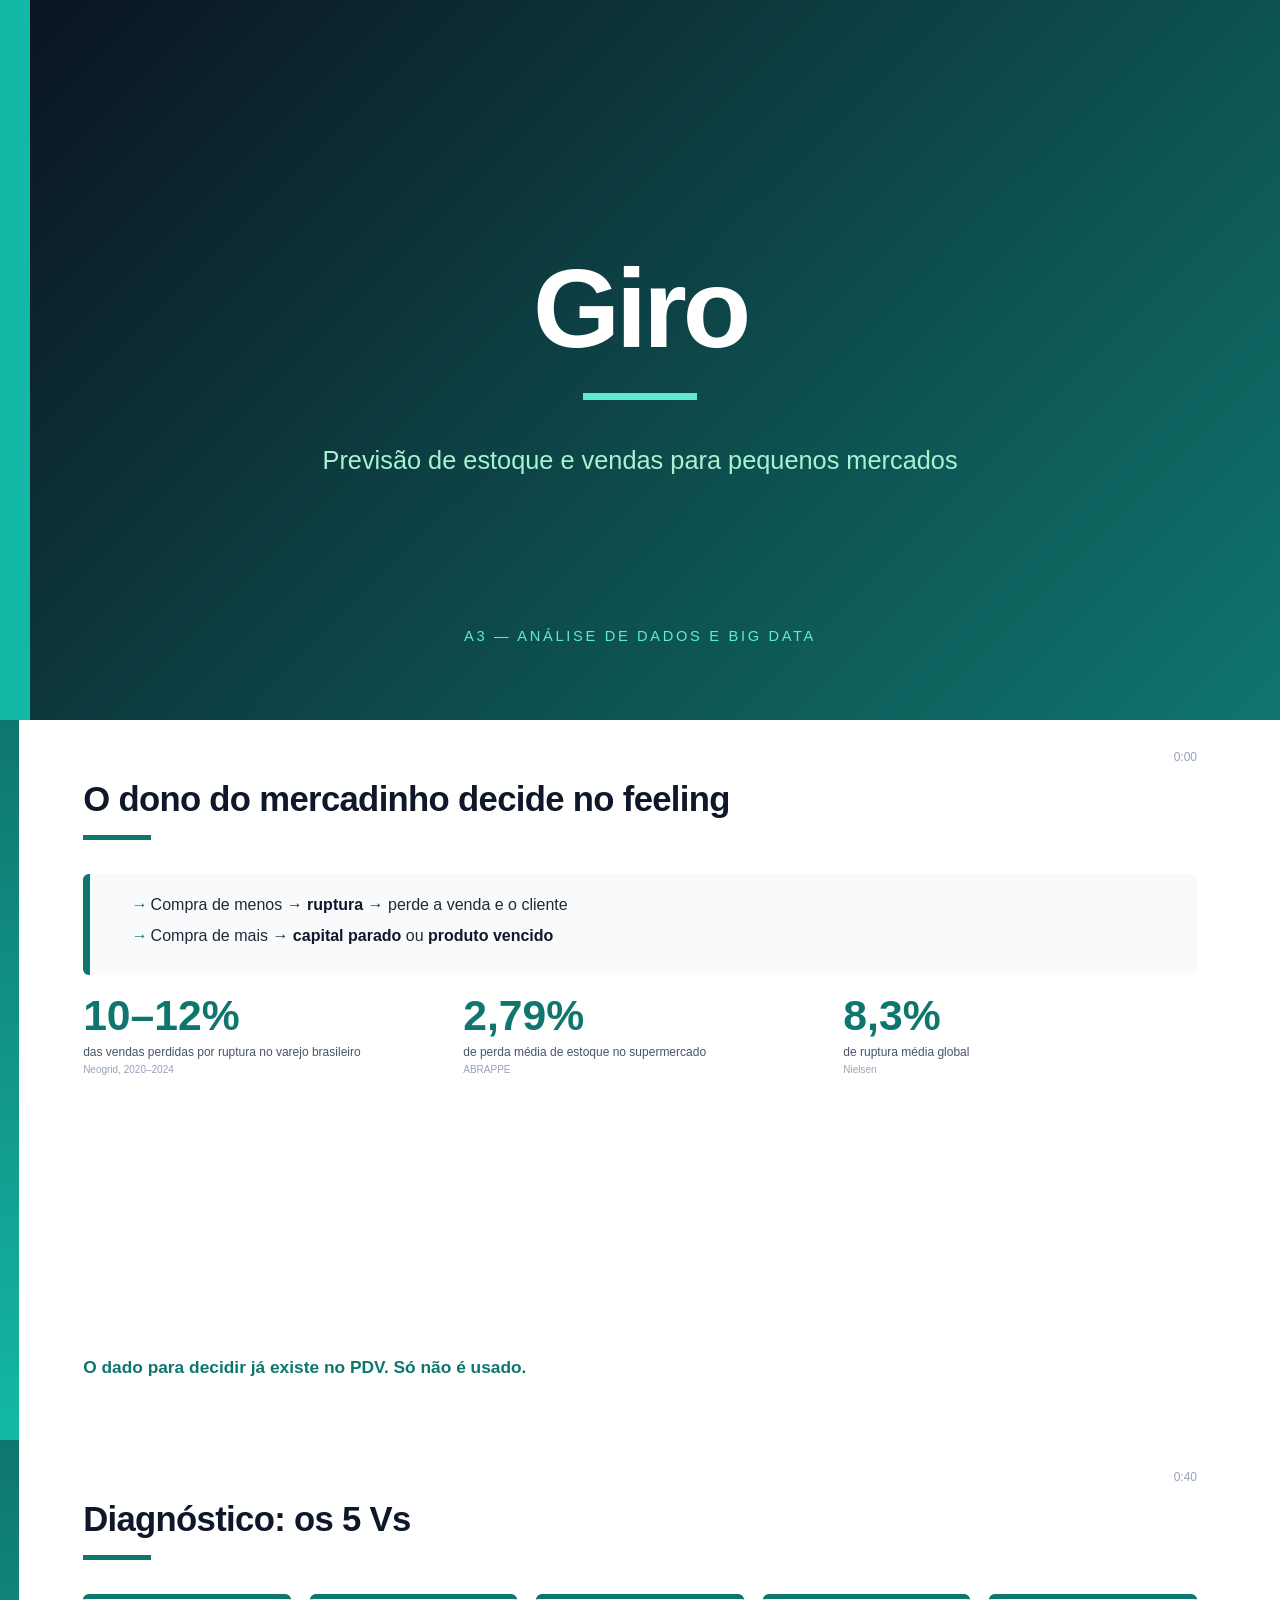
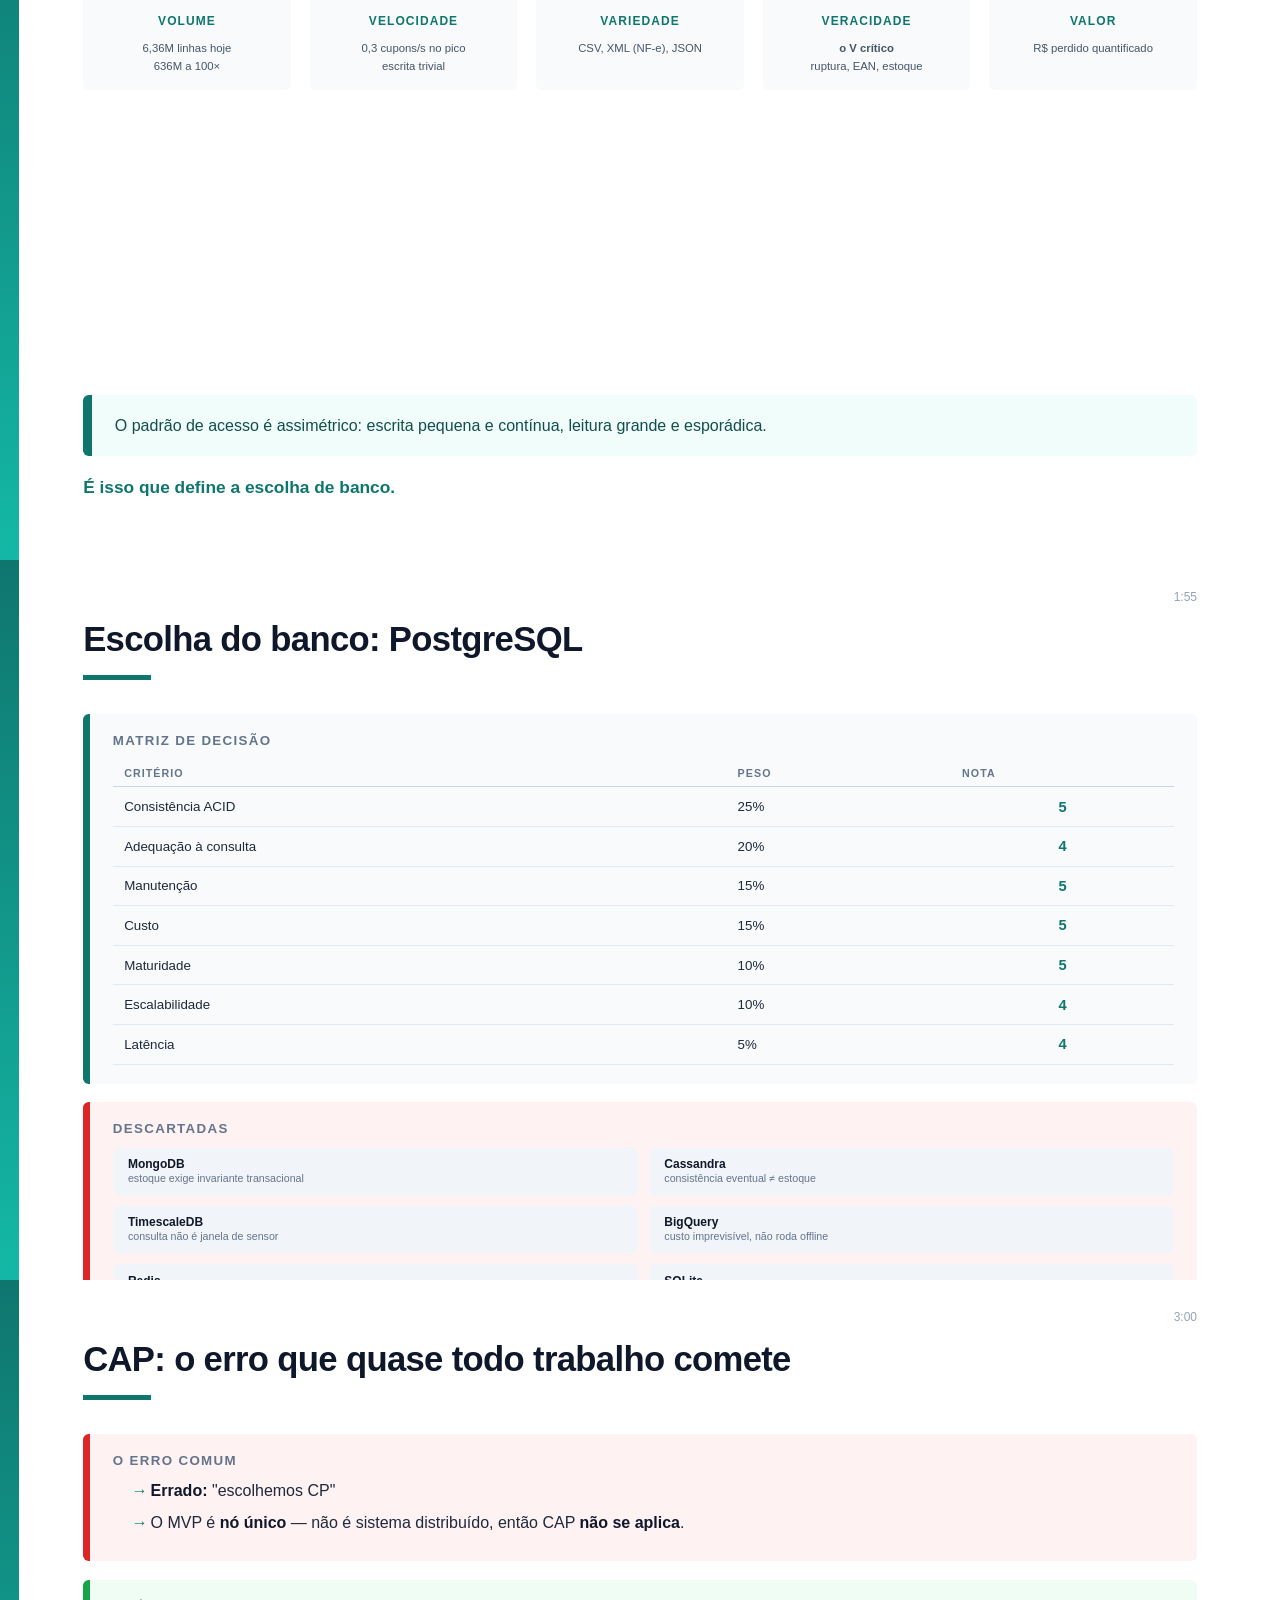
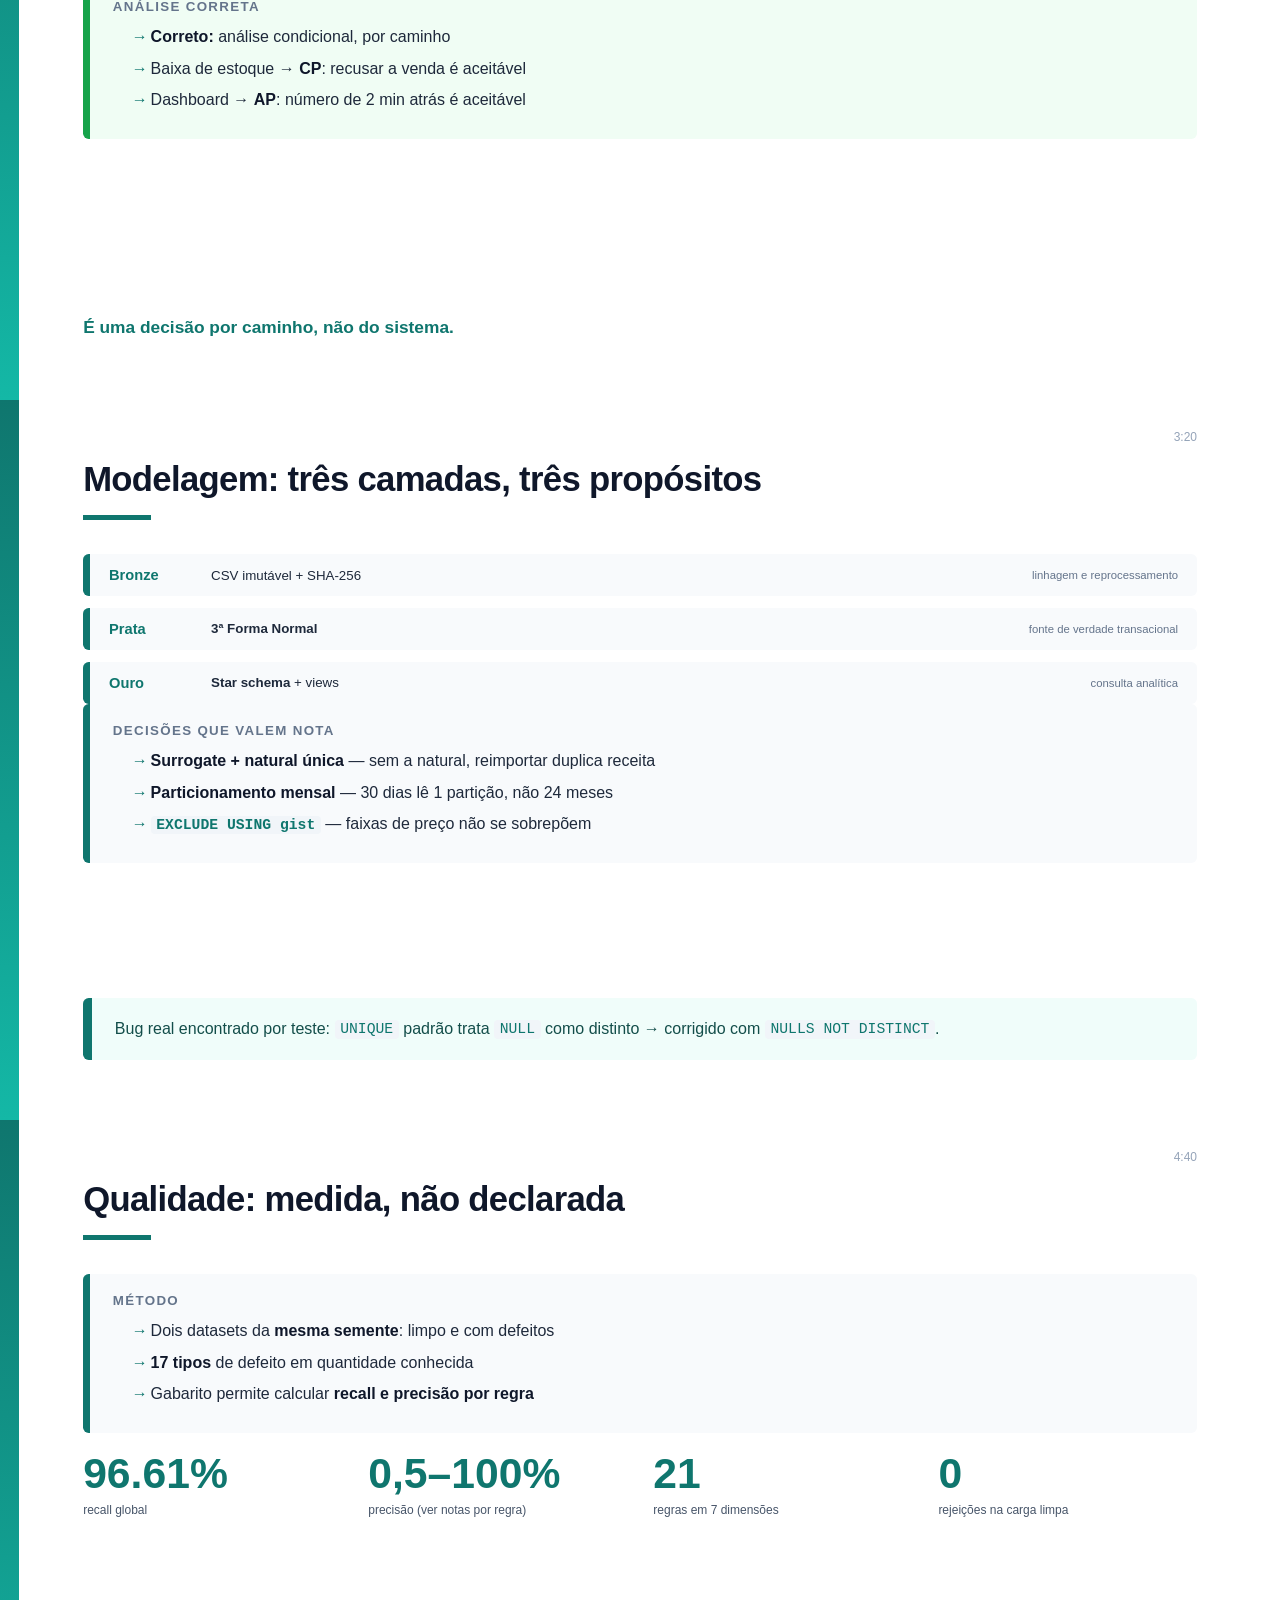
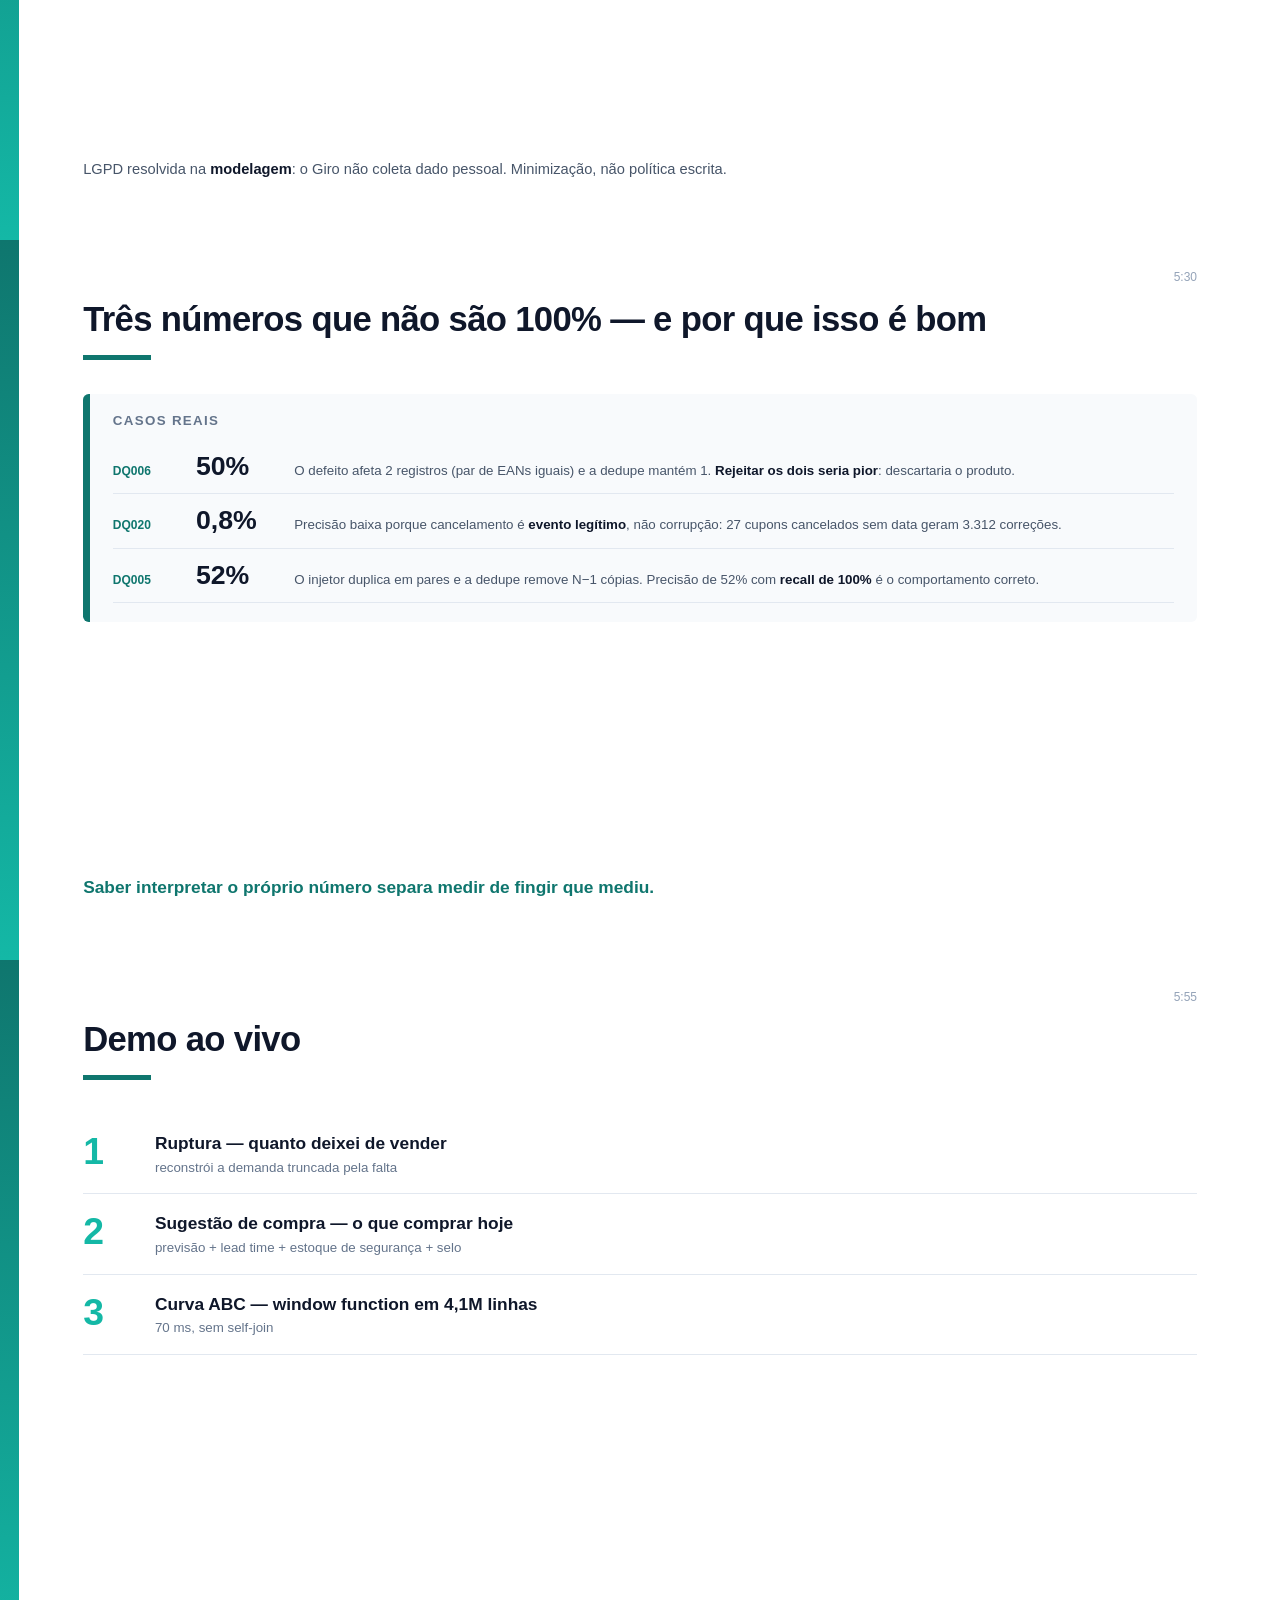
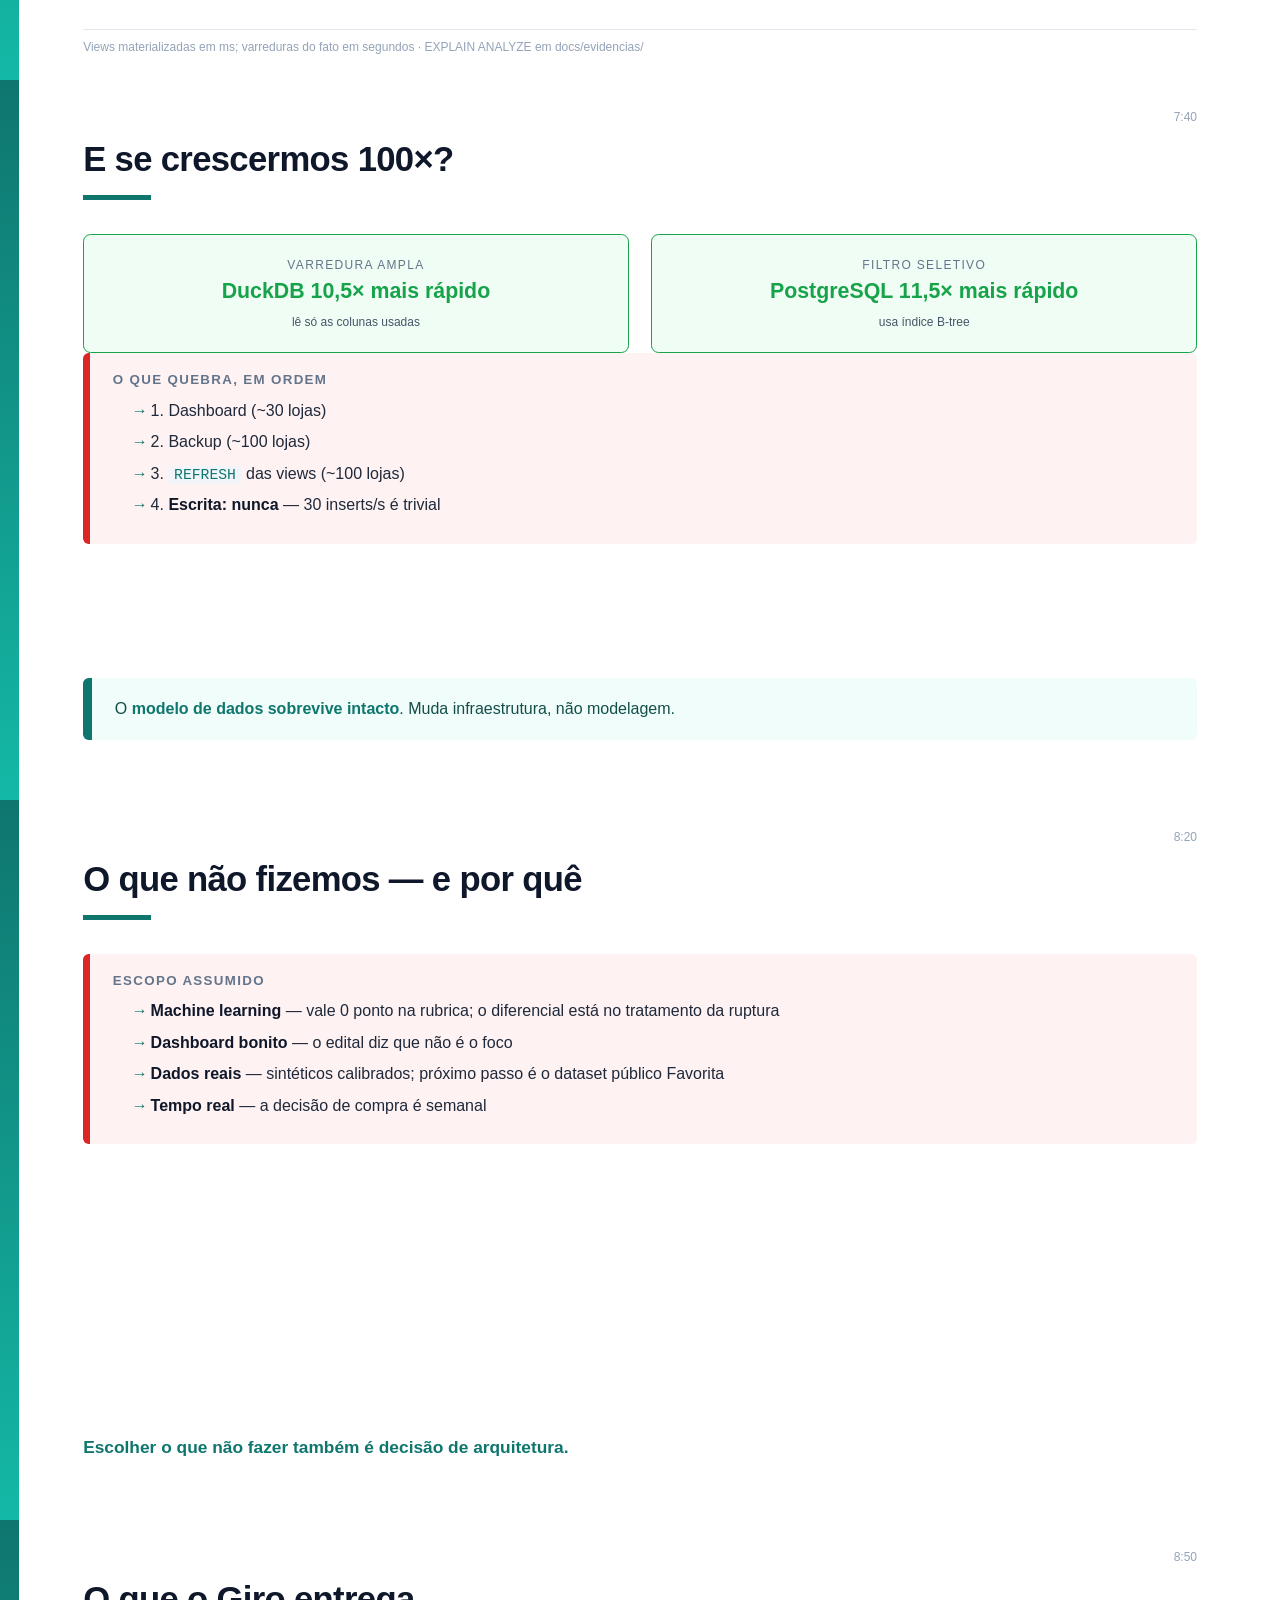
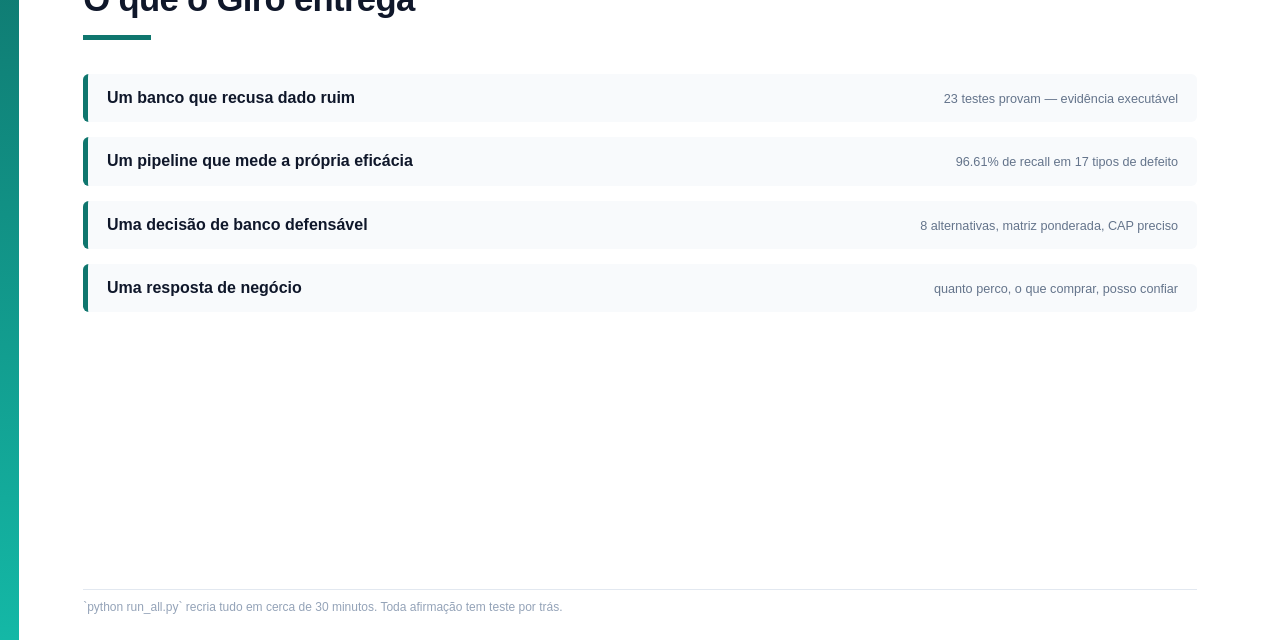
<file: docs/pitch.html>
<!DOCTYPE html>
<html lang="pt-BR"><head><meta charset="utf-8">
<title>Giro — Pitch</title>
<style>
@page { size: 338.7mm 190.5mm; margin: 0; }
* { box-sizing: border-box; margin: 0; padding: 0; }

body {
    font-family: 'Segoe UI', 'Helvetica Neue', sans-serif;
    background: #0b1220;
}

.slide {
    width: 338.7mm;
    height: 190.5mm;
    padding: 16mm 22mm;
    background: #ffffff;
    page-break-after: always;
    position: relative;
    display: flex;
    flex-direction: column;
    overflow: hidden;
}
.slide:last-child { page-break-after: auto; }

/* Marca d'agua lateral */
.slide::before {
    content: '';
    position: absolute;
    left: 0; top: 0; bottom: 0;
    width: 5mm;
    background: linear-gradient(180deg, #0f766e, #14b8a6);
}

.tempo {
    position: absolute;
    top: 8mm; right: 22mm;
    font-size: 9pt;
    color: #94a3b8;
    font-variant-numeric: tabular-nums;
}

h1 {
    font-size: 26pt;
    color: #0f172a;
    font-weight: 700;
    line-height: 1.15;
    letter-spacing: -0.5pt;
    margin-bottom: 9mm;
    max-width: 95%;
}
h1::after {
    content: '';
    display: block;
    width: 18mm;
    height: 1.2mm;
    background: #0f766e;
    margin-top: 4mm;
}

.conteudo { flex: 1; display: flex; gap: 10mm; }
.col { flex: 1; }

/* ---- Capa ---- */
.capa {
    justify-content: center;
    align-items: center;
    text-align: center;
    background: linear-gradient(135deg, #0b1220 0%, #0f766e 100%);
}
.capa::before { background: #14b8a6; width: 8mm; }
.capa h1 {
    font-size: 84pt;
    color: #ffffff;
    margin: 0 0 2mm 0;
    letter-spacing: -3pt;
}
.capa h1::after {
    width: 30mm; height: 2mm;
    background: #5eead4;
    margin: 5mm auto 0;
}
.capa .sub {
    font-size: 19pt;
    color: #a7f3d0;
    font-weight: 300;
    margin-top: 10mm;
    max-width: 200mm;
}
/* Integrantes na capa: nomes em linha, discretos, para a banca
   associar quem apresenta ao trabalho. */
.capa .integrantes {
    margin-top: 18mm;
    font-size: 10.5pt;
    color: #99f6e4;
    letter-spacing: .04em;
    max-width: 230mm;
    line-height: 1.7;
}
.capa .rodape {
    position: absolute;
    bottom: 20mm;
    font-size: 11pt;
    color: #5eead4;
    letter-spacing: 2pt;
    text-transform: uppercase;
}

/* ---- Números grandes ---- */
.numeros { display: flex; gap: 7mm; margin-top: 4mm; }
.numero-item { flex: 1; }
.numero-item .valor {
    font-size: 32pt;
    font-weight: 700;
    color: #0f766e;
    line-height: 1;
    display: block;
}
.numero-item .desc {
    font-size: 9pt;
    color: #475569;
    line-height: 1.4;
    margin-top: 2mm;
    display: block;
}
.numero-item .desc small { color: #94a3b8; font-size: 7.5pt; }

/* ---- Blocos ---- */
.bloco {
    background: #f8fafc;
    border-left: 2mm solid #0f766e;
    padding: 5mm 6mm;
    margin-bottom: 5mm;
    border-radius: 1.5mm;
}
.bloco.alerta { border-left-color: #dc2626; background: #fef2f2; }
.bloco.ok { border-left-color: #16a34a; background: #f0fdf4; }

.bloco h3 {
    font-size: 10pt;
    text-transform: uppercase;
    letter-spacing: 1pt;
    color: #64748b;
    margin-bottom: 3mm;
    font-weight: 600;
}

.bloco p, .bloco li {
    font-size: 12pt;
    line-height: 1.5;
    color: #1e293b;
    margin-bottom: 2mm;
}
.bloco ul { padding-left: 5mm; }
.bloco li { list-style: none; position: relative; padding-left: 5mm; }
.bloco li::before {
    content: '→';
    position: absolute;
    left: 0;
    color: #0f766e;
    font-weight: 700;
}
.bloco strong { color: #0f172a; font-weight: 700; }

/* ---- 5 Vs ---- */
.vs-grid { display: flex; gap: 5mm; }
.vs-item {
    flex: 1;
    background: #f8fafc;
    border-top: 1.5mm solid #0f766e;
    padding: 4mm 3mm;
    border-radius: 1.5mm;
    text-align: center;
}
.vs-item .nome {
    font-size: 9pt;
    text-transform: uppercase;
    letter-spacing: .8pt;
    color: #0f766e;
    font-weight: 700;
    display: block;
    margin-bottom: 2.5mm;
}
.vs-item .desc {
    font-size: 8.5pt;
    color: #475569;
    line-height: 1.4;
}

/* ---- Matriz ---- */
.matriz { width: 100%; border-collapse: collapse; font-size: 10pt; }
.matriz th {
    text-align: left;
    font-size: 8pt;
    text-transform: uppercase;
    letter-spacing: .8pt;
    color: #64748b;
    padding: 2mm 3mm;
    border-bottom: 1pt solid #cbd5e1;
}
.matriz td {
    padding: 2.2mm 3mm;
    border-bottom: .5pt solid #e2e8f0;
    color: #1e293b;
}
.matriz td.nota {
    text-align: center;
    font-weight: 700;
    color: #0f766e;
    font-variant-numeric: tabular-nums;
}

/* ---- Alternativas ---- */
.alt { display: flex; flex-wrap: wrap; gap: 3mm; }
.alt-item {
    background: #f1f5f9;
    padding: 2.5mm 4mm;
    border-radius: 1.5mm;
    font-size: 9pt;
    color: #334155;
    flex: 1 1 45%;
}
.alt-item .nome { font-weight: 700; color: #0f172a; display: block; }
.alt-item .motivo { font-size: 8pt; color: #64748b; }

/* ---- Camadas ---- */
.camadas { display: flex; flex-direction: column; gap: 3mm; }
.camada {
    display: flex;
    align-items: center;
    gap: 5mm;
    background: #f8fafc;
    padding: 3.5mm 5mm;
    border-radius: 1.5mm;
    border-left: 2mm solid #0f766e;
}
.camada .nome {
    font-weight: 700;
    font-size: 11pt;
    color: #0f766e;
    width: 22mm;
}
.camada .modelo { font-size: 10pt; color: #1e293b; flex: 1; }
.camada .papel { font-size: 8.5pt; color: #64748b; text-align: right; }

/* ---- Casos ---- */
.caso {
    display: flex;
    align-items: baseline;
    gap: 4mm;
    padding: 3mm 0;
    border-bottom: .5pt solid #e2e8f0;
}
.caso .cod {
    font-size: 9pt;
    font-weight: 700;
    color: #0f766e;
    width: 18mm;
}
.caso .pct {
    font-size: 20pt;
    font-weight: 700;
    color: #0f172a;
    width: 22mm;
    font-variant-numeric: tabular-nums;
}
.caso .txt { font-size: 10pt; color: #475569; line-height: 1.45; flex: 1; }

/* ---- Benchmark ---- */
.bench { display: flex; gap: 6mm; }
.bench-item {
    flex: 1;
    text-align: center;
    padding: 6mm;
    border-radius: 2mm;
    background: #f8fafc;
}
.bench-item.ganha { background: #f0fdf4; border: 1pt solid #16a34a; }
.bench-item .quem {
    font-size: 9pt;
    text-transform: uppercase;
    letter-spacing: 1pt;
    color: #64748b;
    display: block;
    margin-bottom: 2mm;
}
.bench-item .venc {
    font-size: 16pt;
    font-weight: 700;
    color: #16a34a;
    display: block;
    margin-bottom: 2mm;
}
.bench-item .por {
    font-size: 9pt;
    color: #475569;
}

/* ---- Demo ---- */
.demo-item {
    display: flex;
    gap: 5mm;
    align-items: flex-start;
    padding: 5mm 0;
    border-bottom: .5pt solid #e2e8f0;
}
.demo-item .n {
    font-size: 28pt;
    font-weight: 700;
    color: #14b8a6;
    line-height: 1;
    width: 14mm;
}
.demo-item .corpo { flex: 1; }
.demo-item .tit { font-size: 13pt; font-weight: 700; color: #0f172a; }
.demo-item .sub { font-size: 10pt; color: #64748b; margin-top: 1.5mm; }

/* ---- Fecho ---- */
.destaque {
    background: #f0fdfa;
    border-left: 2.5mm solid #0f766e;
    padding: 5mm 6mm;
    border-radius: 1.5mm;
    font-size: 12pt;
    line-height: 1.5;
    color: #134e4a;
    margin-top: auto;
}
.destaque strong { color: #0f766e; }

.fecho {
    margin-top: auto;
    padding-top: 5mm;
    font-size: 13pt;
    color: #0f766e;
    font-weight: 600;
    line-height: 1.4;
}

.nota {
    margin-top: auto;
    font-size: 11pt;
    color: #475569;
    line-height: 1.5;
    padding-top: 5mm;
}
.nota strong { color: #0f172a; }

.rodape-slide {
    position: absolute;
    bottom: 7mm;
    left: 22mm;
    right: 22mm;
    font-size: 9pt;
    color: #94a3b8;
    border-top: .5pt solid #e2e8f0;
    padding-top: 2.5mm;
}

/* ---- Fechamento ---- */
.entregas { display: flex; flex-direction: column; gap: 4mm; }
.entrega {
    display: flex;
    gap: 5mm;
    align-items: baseline;
    background: #f8fafc;
    padding: 4mm 5mm;
    border-radius: 1.5mm;
    border-left: 1.5mm solid #0f766e;
}
.entrega .tit { font-size: 12pt; font-weight: 700; color: #0f172a; flex: 1; }
.entrega .sub { font-size: 9.5pt; color: #64748b; text-align: right; }

/* Utilitário */
.mono {
    font-family: 'Cascadia Mono', Consolas, monospace;
    background: #f1f5f9;
    padding: 0.3mm 1.5mm;
    border-radius: 1mm;
    font-size: 0.92em;
    color: #0f766e;
}
</style>
</head><body>
        <section class="slide capa">
          <h1>Giro</h1>
          <div class="sub">Previsão de estoque e vendas para pequenos mercados</div>
          
          <div class="rodape">A3 — Análise de Dados e Big Data</div>
        </section>

    <section class="slide">
      <div class="tempo">0:00</div>
      <h1>O dono do mercadinho decide no feeling</h1>
      <div class="conteudo"><div class="col"><div class="bloco"><ul><li>Compra de menos → <strong>ruptura</strong> → perde a venda e o cliente</li><li>Compra de mais → <strong>capital parado</strong> ou <strong>produto vencido</strong></li></ul></div><div class="numeros"><div class="numero-item"><span class="valor">10–12%</span><span class="desc">das vendas perdidas por ruptura no varejo brasileiro<br><small>Neogrid, 2020–2024</small></span></div><div class="numero-item"><span class="valor">2,79%</span><span class="desc">de perda média de estoque no supermercado<br><small>ABRAPPE</small></span></div><div class="numero-item"><span class="valor">8,3%</span><span class="desc">de ruptura média global<br><small>Nielsen</small></span></div></div></div></div>
      <div class="fecho">O dado para decidir já existe no PDV. Só não é usado.</div>
      
    </section>

    <section class="slide">
      <div class="tempo">0:40</div>
      <h1>Diagnóstico: os 5 Vs</h1>
      <div class="conteudo"><div class="col"><div class="vs-grid"><div class="vs-item"><span class="nome">Volume</span><span class="desc">6,36M linhas hoje<br>636M a 100×</span></div><div class="vs-item"><span class="nome">Velocidade</span><span class="desc">0,3 cupons/s no pico<br>escrita trivial</span></div><div class="vs-item"><span class="nome">Variedade</span><span class="desc">CSV, XML (NF-e), JSON</span></div><div class="vs-item"><span class="nome">Veracidade</span><span class="desc"><strong>o V crítico</strong><br>ruptura, EAN, estoque</span></div><div class="vs-item"><span class="nome">Valor</span><span class="desc">R$ perdido quantificado</span></div></div></div></div>
      <div class="destaque">O padrão de acesso é assimétrico: escrita pequena e contínua, leitura grande e esporádica.</div><div class="fecho">É isso que define a escolha de banco.</div>
      
    </section>

    <section class="slide">
      <div class="tempo">1:55</div>
      <h1>Escolha do banco: PostgreSQL</h1>
      <div class="conteudo"><div class="col"><div class="bloco"><h3>Matriz de decisão</h3><table class="matriz"><thead><tr><th>Critério</th><th>Peso</th><th>Nota</th></tr></thead><tbody><tr><td>Consistência ACID</td><td>25%</td><td class="nota">5</td></tr><tr><td>Adequação à consulta</td><td>20%</td><td class="nota">4</td></tr><tr><td>Manutenção</td><td>15%</td><td class="nota">5</td></tr><tr><td>Custo</td><td>15%</td><td class="nota">5</td></tr><tr><td>Maturidade</td><td>10%</td><td class="nota">5</td></tr><tr><td>Escalabilidade</td><td>10%</td><td class="nota">4</td></tr><tr><td>Latência</td><td>5%</td><td class="nota">4</td></tr></tbody></table></div><div class="bloco alerta"><h3>Descartadas</h3><div class="alt"><div class="alt-item"><span class="nome">MongoDB</span><span class="motivo">estoque exige invariante transacional</span></div><div class="alt-item"><span class="nome">Cassandra</span><span class="motivo">consistência eventual ≠ estoque</span></div><div class="alt-item"><span class="nome">TimescaleDB</span><span class="motivo">consulta não é janela de sensor</span></div><div class="alt-item"><span class="nome">BigQuery</span><span class="motivo">custo imprevisível, não roda offline</span></div><div class="alt-item"><span class="nome">Redis</span><span class="motivo">cache não é fonte de verdade</span></div><div class="alt-item"><span class="nome">SQLite</span><span class="motivo">sem concorrência multi-loja</span></div></div></div></div></div>
      <div class="nota">Nota ponderada: <strong>4,65 / 5,00</strong> — vence nos critérios de maior peso.</div>
      
    </section>

    <section class="slide">
      <div class="tempo">3:00</div>
      <h1>CAP: o erro que quase todo trabalho comete</h1>
      <div class="conteudo"><div class="col"><div class="bloco alerta"><h3>O erro comum</h3><ul><li><strong>Errado:</strong> "escolhemos CP"</li><li>O MVP é <strong>nó único</strong> — não é sistema distribuído, então CAP <strong>não se aplica</strong>.</li></ul></div><div class="bloco ok"><h3>Análise correta</h3><ul><li><strong>Correto:</strong> análise condicional, por caminho</li><li>Baixa de estoque → <strong>CP</strong>: recusar a venda é aceitável</li><li>Dashboard → <strong>AP</strong>: número de 2 min atrás é aceitável</li></ul></div></div></div>
      <div class="fecho">É uma decisão por caminho, não do sistema.</div>
      
    </section>

    <section class="slide">
      <div class="tempo">3:20</div>
      <h1>Modelagem: três camadas, três propósitos</h1>
      <div class="conteudo"><div class="col"><div class="camadas"><div class="camada"><span class="nome">Bronze</span><span class="modelo">CSV imutável + SHA-256</span><span class="papel">linhagem e reprocessamento</span></div><div class="camada"><span class="nome">Prata</span><span class="modelo"><strong>3ª Forma Normal</strong></span><span class="papel">fonte de verdade transacional</span></div><div class="camada"><span class="nome">Ouro</span><span class="modelo"><strong>Star schema</strong> + views</span><span class="papel">consulta analítica</span></div></div><div class="bloco"><h3>Decisões que valem nota</h3><ul><li><strong>Surrogate + natural única</strong> — sem a natural, reimportar duplica receita</li><li><strong>Particionamento mensal</strong> — 30 dias lê 1 partição, não 24 meses</li><li><strong><span class="mono">EXCLUDE USING gist</span></strong> — faixas de preço não se sobrepõem</li></ul></div></div></div>
      <div class="destaque">Bug real encontrado por teste: <span class="mono">UNIQUE</span> padrão trata <span class="mono">NULL</span> como distinto → corrigido com <span class="mono">NULLS NOT DISTINCT</span>.</div>
      
    </section>

    <section class="slide">
      <div class="tempo">4:40</div>
      <h1>Qualidade: medida, não declarada</h1>
      <div class="conteudo"><div class="col"><div class="bloco"><h3>Método</h3><ul><li>Dois datasets da <strong>mesma semente</strong>: limpo e com defeitos</li><li><strong>17 tipos</strong> de defeito em quantidade conhecida</li><li>Gabarito permite calcular <strong>recall e precisão por regra</strong></li></ul></div><div class="numeros"><div class="numero-item"><span class="valor">96.61%</span><span class="desc">recall global</span></div><div class="numero-item"><span class="valor">0,5–100%</span><span class="desc">precisão (ver notas por regra)</span></div><div class="numero-item"><span class="valor">21</span><span class="desc">regras em 7 dimensões</span></div><div class="numero-item"><span class="valor">0</span><span class="desc">rejeições na carga limpa</span></div></div></div></div>
      <div class="nota">LGPD resolvida na <strong>modelagem</strong>: o Giro não coleta dado pessoal. Minimização, não política escrita.</div>
      
    </section>

    <section class="slide">
      <div class="tempo">5:30</div>
      <h1>Três números que não são 100% — e por que isso é bom</h1>
      <div class="conteudo"><div class="col"><div class="bloco"><h3>Casos reais</h3><div class="caso"><span class="cod">DQ006</span><span class="pct">50%</span><span class="txt">O defeito afeta 2 registros (par de EANs iguais) e a dedupe mantém 1. <strong>Rejeitar os dois seria pior</strong>: descartaria o produto.</span></div><div class="caso"><span class="cod">DQ020</span><span class="pct">0,8%</span><span class="txt">Precisão baixa porque cancelamento é <strong>evento legítimo</strong>, não corrupção: 27 cupons cancelados sem data geram 3.312 correções.</span></div><div class="caso"><span class="cod">DQ005</span><span class="pct">52%</span><span class="txt">O injetor duplica em pares e a dedupe remove N−1 cópias. Precisão de 52% com <strong>recall de 100%</strong> é o comportamento correto.</span></div></div></div></div>
      <div class="fecho">Saber interpretar o próprio número separa medir de fingir que mediu.</div>
      
    </section>

        <section class="slide">
          <div class="tempo">5:55</div><h1>Demo ao vivo</h1>
          <div class="conteudo"><div class="col">
            <div class="demo-item">
              <div class="n">1</div>
              <div class="corpo">
                <div class="tit"><strong>Ruptura</strong> — quanto deixei de vender</div>
                <div class="sub">reconstrói a demanda truncada pela falta</div>
              </div>
            </div>
            <div class="demo-item">
              <div class="n">2</div>
              <div class="corpo">
                <div class="tit"><strong>Sugestão de compra</strong> — o que comprar hoje</div>
                <div class="sub">previsão + lead time + estoque de segurança + selo</div>
              </div>
            </div>
            <div class="demo-item">
              <div class="n">3</div>
              <div class="corpo">
                <div class="tit"><strong>Curva ABC</strong> — window function em 4,1M linhas</div>
                <div class="sub">70 ms, sem self-join</div>
              </div>
            </div></div></div>
          <div class="rodape-slide">Views materializadas em ms; varreduras do fato em segundos · EXPLAIN ANALYZE em docs/evidencias/</div>
        </section>

    <section class="slide">
      <div class="tempo">7:40</div>
      <h1>E se crescermos 100×?</h1>
      <div class="conteudo"><div class="col"><div class="bench"><div class="bench-item ganha"><span class="quem">Varredura ampla</span><span class="venc"><strong>DuckDB 10,5× mais rápido</strong></span><span class="por">lê só as colunas usadas</span></div><div class="bench-item ganha"><span class="quem">Filtro seletivo</span><span class="venc"><strong>PostgreSQL 11,5× mais rápido</strong></span><span class="por">usa índice B-tree</span></div></div><div class="bloco alerta"><h3>O que quebra, em ordem</h3><ul><li>1. Dashboard (~30 lojas)</li><li>2. Backup (~100 lojas)</li><li>3. <span class="mono">REFRESH</span> das views (~100 lojas)</li><li>4. <strong>Escrita: nunca</strong> — 30 inserts/s é trivial</li></ul></div></div></div>
      <div class="destaque">O <strong>modelo de dados sobrevive intacto</strong>. Muda infraestrutura, não modelagem.</div>
      
    </section>

    <section class="slide">
      <div class="tempo">8:20</div>
      <h1>O que não fizemos — e por quê</h1>
      <div class="conteudo"><div class="col"><div class="bloco alerta"><h3>Escopo assumido</h3><ul><li><strong>Machine learning</strong> — vale 0 ponto na rubrica; o diferencial está no tratamento da ruptura</li><li><strong>Dashboard bonito</strong> — o edital diz que não é o foco</li><li><strong>Dados reais</strong> — sintéticos calibrados; próximo passo é o dataset público Favorita</li><li><strong>Tempo real</strong> — a decisão de compra é semanal</li></ul></div></div></div>
      <div class="fecho">Escolher o que não fazer também é decisão de arquitetura.</div>
      
    </section>

        <section class="slide">
          <div class="tempo">8:50</div><h1>O que o Giro entrega</h1>
          <div class="conteudo"><div class="col">
            <div class="entregas">
            <div class="entrega">
              <span class="tit">Um banco que <strong>recusa</strong> dado ruim</span>
              <span class="sub">23 testes provam — evidência executável</span>
            </div>
            <div class="entrega">
              <span class="tit">Um pipeline que <strong>mede</strong> a própria eficácia</span>
              <span class="sub">96.61% de recall em 17 tipos de defeito</span>
            </div>
            <div class="entrega">
              <span class="tit">Uma decisão de banco <strong>defensável</strong></span>
              <span class="sub">8 alternativas, matriz ponderada, CAP preciso</span>
            </div>
            <div class="entrega">
              <span class="tit">Uma resposta de <strong>negócio</strong></span>
              <span class="sub">quanto perco, o que comprar, posso confiar</span>
            </div></div>
          </div></div>
          <div class="rodape-slide">`python run_all.py` recria tudo em cerca de 30 minutos. Toda afirmação tem teste por trás.</div>
        </section></body></html>
</file>
